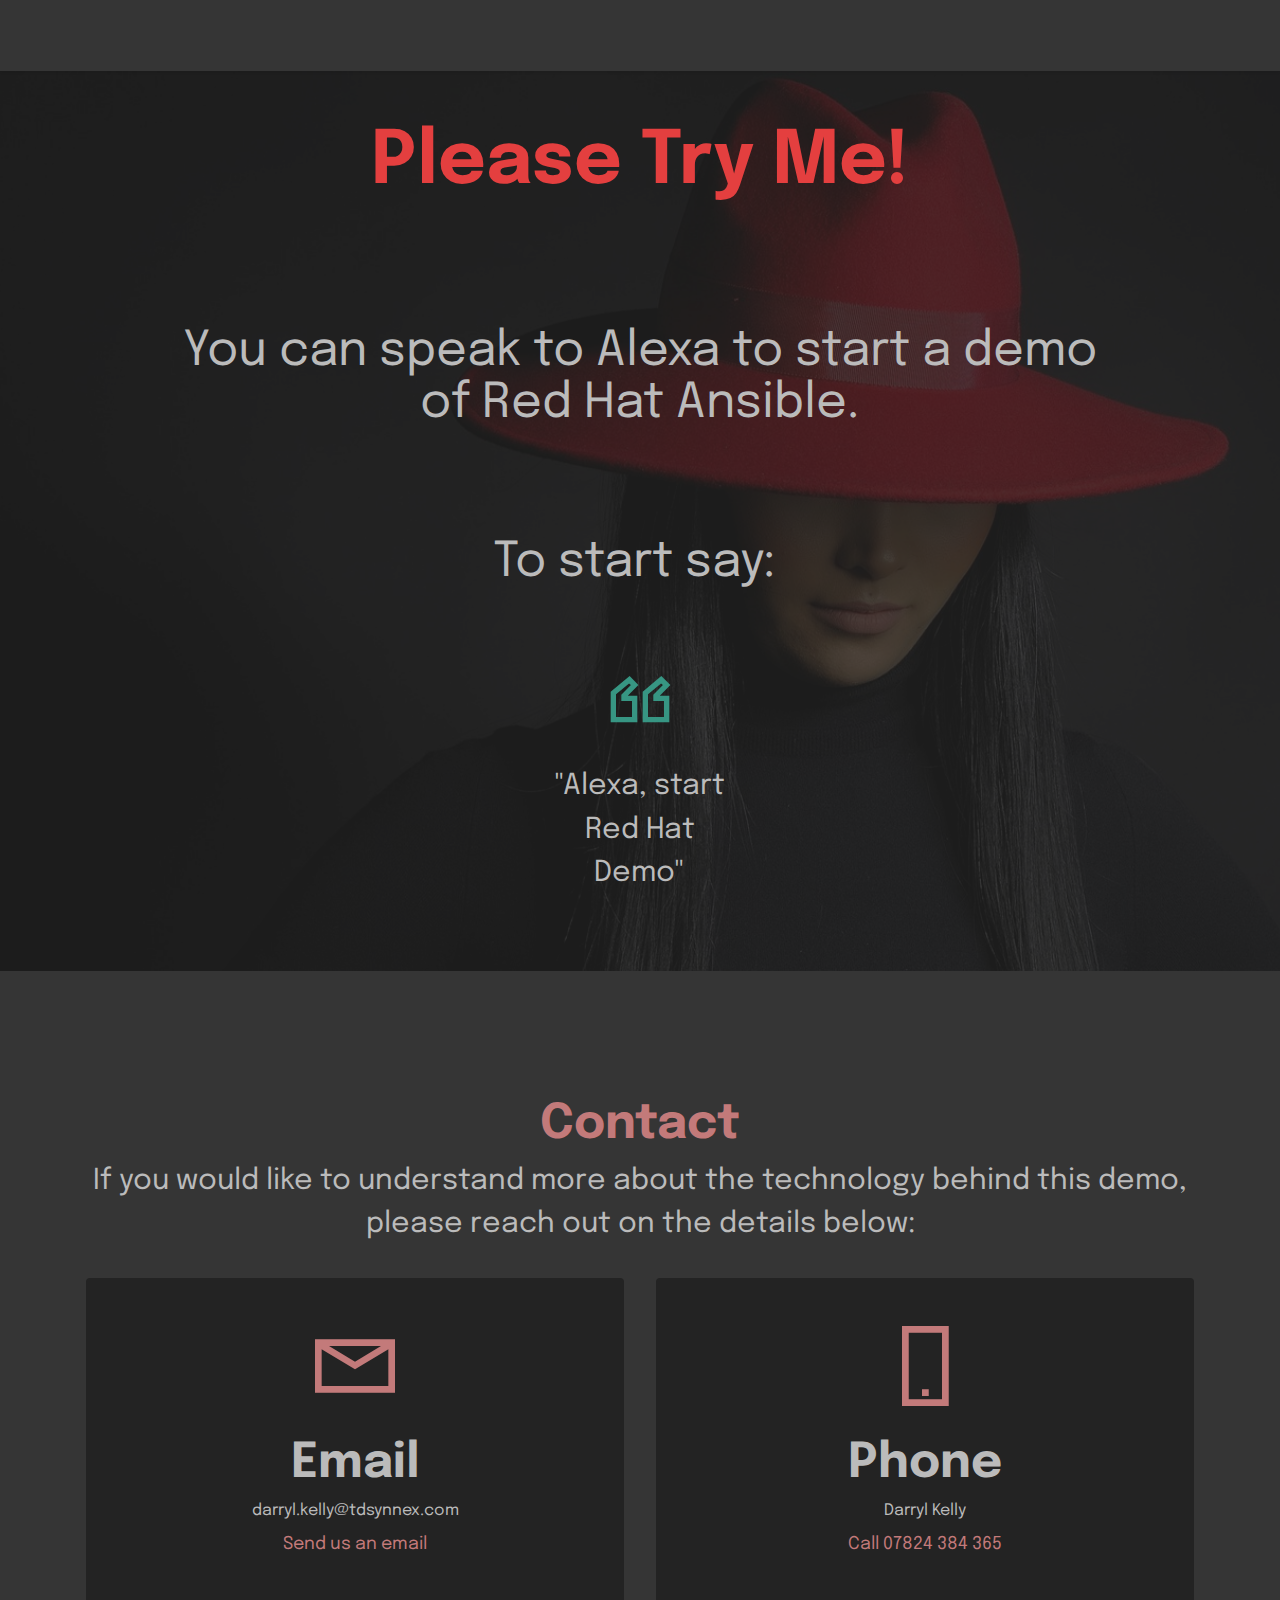
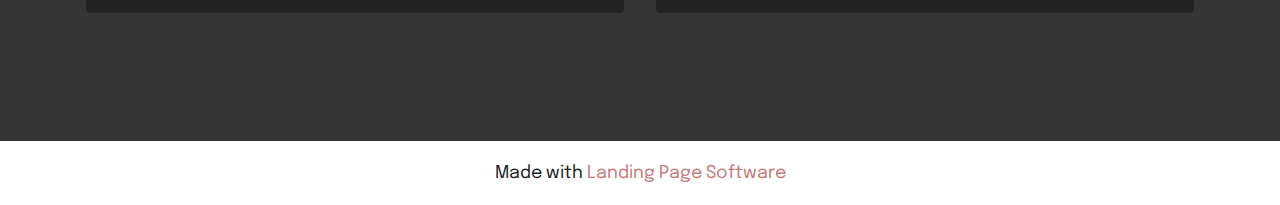
<file: alexa_demo_web/index.html>
<!DOCTYPE html>
<html  >
<head>
  <!-- Site made with Mobirise Website Builder v5.6.13, https://mobirise.com -->
  <meta charset="UTF-8">
  <meta http-equiv="X-UA-Compatible" content="IE=edge">
  <meta name="generator" content="Mobirise v5.6.13, mobirise.com">
  <meta name="twitter:card" content="summary_large_image"/>
  <meta name="twitter:image:src" content="">
  <meta property="og:image" content="">
  <meta name="twitter:title" content="Home">
  <meta name="viewport" content="width=device-width, initial-scale=1, minimum-scale=1">
  <link rel="shortcut icon" href="assets/images/logo.png" type="image/x-icon">
  <meta name="description" content="">
  
  
  <title>Home</title>
  <link rel="stylesheet" href="assets/web/assets/mobirise-icons2/mobirise2.css">
  <link rel="stylesheet" href="assets/bootstrap/css/bootstrap.min.css">
  <link rel="stylesheet" href="assets/bootstrap/css/bootstrap-grid.min.css">
  <link rel="stylesheet" href="assets/bootstrap/css/bootstrap-reboot.min.css">
  <link rel="stylesheet" href="assets/dropdown/css/style.css">
  <link rel="stylesheet" href="assets/socicon/css/styles.css">
  <link rel="stylesheet" href="assets/theme/css/style.css">
  <link rel="preload" href="https://fonts.googleapis.com/css?family=Epilogue:100,200,300,400,500,600,700,800,900,100i,200i,300i,400i,500i,600i,700i,800i,900i&display=swap" as="style" onload="this.onload=null;this.rel='stylesheet'">
  <noscript><link rel="stylesheet" href="https://fonts.googleapis.com/css?family=Epilogue:100,200,300,400,500,600,700,800,900,100i,200i,300i,400i,500i,600i,700i,800i,900i&display=swap"></noscript>
  <link rel="preload" as="style" href="assets/mobirise/css/mbr-additional.css"><link rel="stylesheet" href="assets/mobirise/css/mbr-additional.css" type="text/css">
  
  
  
  
</head>
<body>
  
  <section data-bs-version="5.1" class="menu menu1 cid-sFGzlAXw3z" once="menu" id="menu1-2">
    

    <nav class="navbar navbar-dropdown navbar-expand-lg">
        <div class="container">
            <div class="navbar-brand">
                
                
            </div>
            
            
        </div>
    </nav>
</section>

<section data-bs-version="5.1" class="header19 cid-sFGzrhlvIh mbr-fullscreen" id="header19-3">

    

    <div class="mbr-overlay" style="opacity: 0.8; background-color: rgb(35, 35, 35);">
    </div>

    <div class="container">
        <div class="media-container">
            <div class="col-md-12 col-lg-10 m-auto align-center">
                <h1 class="mbr-section-title mbr-white mbr-fonts-style mb-3 display-1"><strong>Please Try Me!</strong></h1>
                <p class="mbr-text mbr-white mbr-fonts-style display-2">
                    <br><br>You can speak to Alexa to start a demo of Red Hat Ansible.<br><br><br>To start say:&nbsp;</p>
                

                <div class="row pt-5 justify-content-center">
                    <div class="col-12 col-md-6 col-lg-3">
                        <div class="card-wrapper">
                            <div class="card-box align-center">
                                <span class="mbr-iconfont mobi-mbri-quote-left mobi-mbri" style="color: rgb(55, 150, 131); fill: rgb(55, 150, 131);"></span>
                                <h4 class="card-title align-center mbr-black mbr-fonts-style display-5">"Alexa, start Red Hat Demo"</h4>
                            </div>
                        </div>
                    </div>
                    
                    
                    
                </div>
            </div>
        </div>
    </div>
</section>

<section data-bs-version="5.1" class="contacts1 cid-sFGJrLtt3K" id="contacts1-c">

    

    
    <div class="container">
        <div class="mbr-section-head">
            <h3 class="mbr-section-title mbr-fonts-style align-center mb-0 display-2">
                <strong>Contact</strong></h3>
            <h4 class="mbr-section-subtitle mbr-fonts-style align-center mb-0 mt-2 display-5">If you would like to understand more about the technology behind this demo, please reach out on the details below:</h4>
        </div>
        <div class="row justify-content-center mt-4">
            <div class="card col-12 col-lg-6">
                <div class="card-wrapper">
                    <div class="card-box align-center">
                        <div class="image-wrapper">
                            <span class="mbr-iconfont mobi-mbri-letter mobi-mbri"></span>
                        </div>
                        <h4 class="card-title mbr-fonts-style mb-2 display-2">
                            <strong>Email</strong>
                        </h4>
                        <p class="mbr-text mbr-fonts-style mb-2 display-4">darryl.kelly@tdsynnex.com</p>
                        <h5 class="link mbr-fonts-style display-7"><a href="mailto:darryl.kelly@tdsynex.com" class="text-primary">Send us an
                                email</a>
                        </h5>
                    </div>
                </div>
            </div>
            <div class="card col-12 col-lg-6">
                <div class="card-wrapper">
                    <div class="card-box align-center">
                        <div class="image-wrapper">
                            <span class="mbr-iconfont mobi-mbri-mobile-2 mobi-mbri"></span>
                        </div>
                        <h4 class="card-title mbr-fonts-style align-center mb-2 display-2">
                            <strong>Phone</strong>
                        </h4>
                        <p class="mbr-text mbr-fonts-style mb-2 display-4">Darryl Kelly</p>
                        <h5 class="link mbr-black mbr-fonts-style display-7">
                            <a href="tel:07824384365" class="text-primary">Call 07824 384 365</a></h5>
                    </div>
                </div>
            </div>
        </div>
    </div>
</section><section class="display-7" style="padding: 0;align-items: center;justify-content: center;flex-wrap: wrap;    align-content: center;display: flex;position: relative;height: 4rem;"><a href="https://mobiri.se/1590666" style="flex: 1 1;height: 4rem;position: absolute;width: 100%;z-index: 1;"><img alt="" style="height: 4rem;" src="[data-uri]"></a><p style="margin: 0;text-align: center;" class="display-7">Made with &#8204;</p><a style="z-index:1" href="https://mobirise.com/builder/landing-page-software.html">Landing Page Software</a></section><script src="assets/bootstrap/js/bootstrap.bundle.min.js"></script>  <script src="assets/smoothscroll/smooth-scroll.js"></script>  <script src="assets/ytplayer/index.js"></script>  <script src="assets/dropdown/js/navbar-dropdown.js"></script>  <script src="assets/vimeoplayer/player.js"></script>  <script src="assets/theme/js/script.js"></script>  
  
  
</body>
</html>
</file>
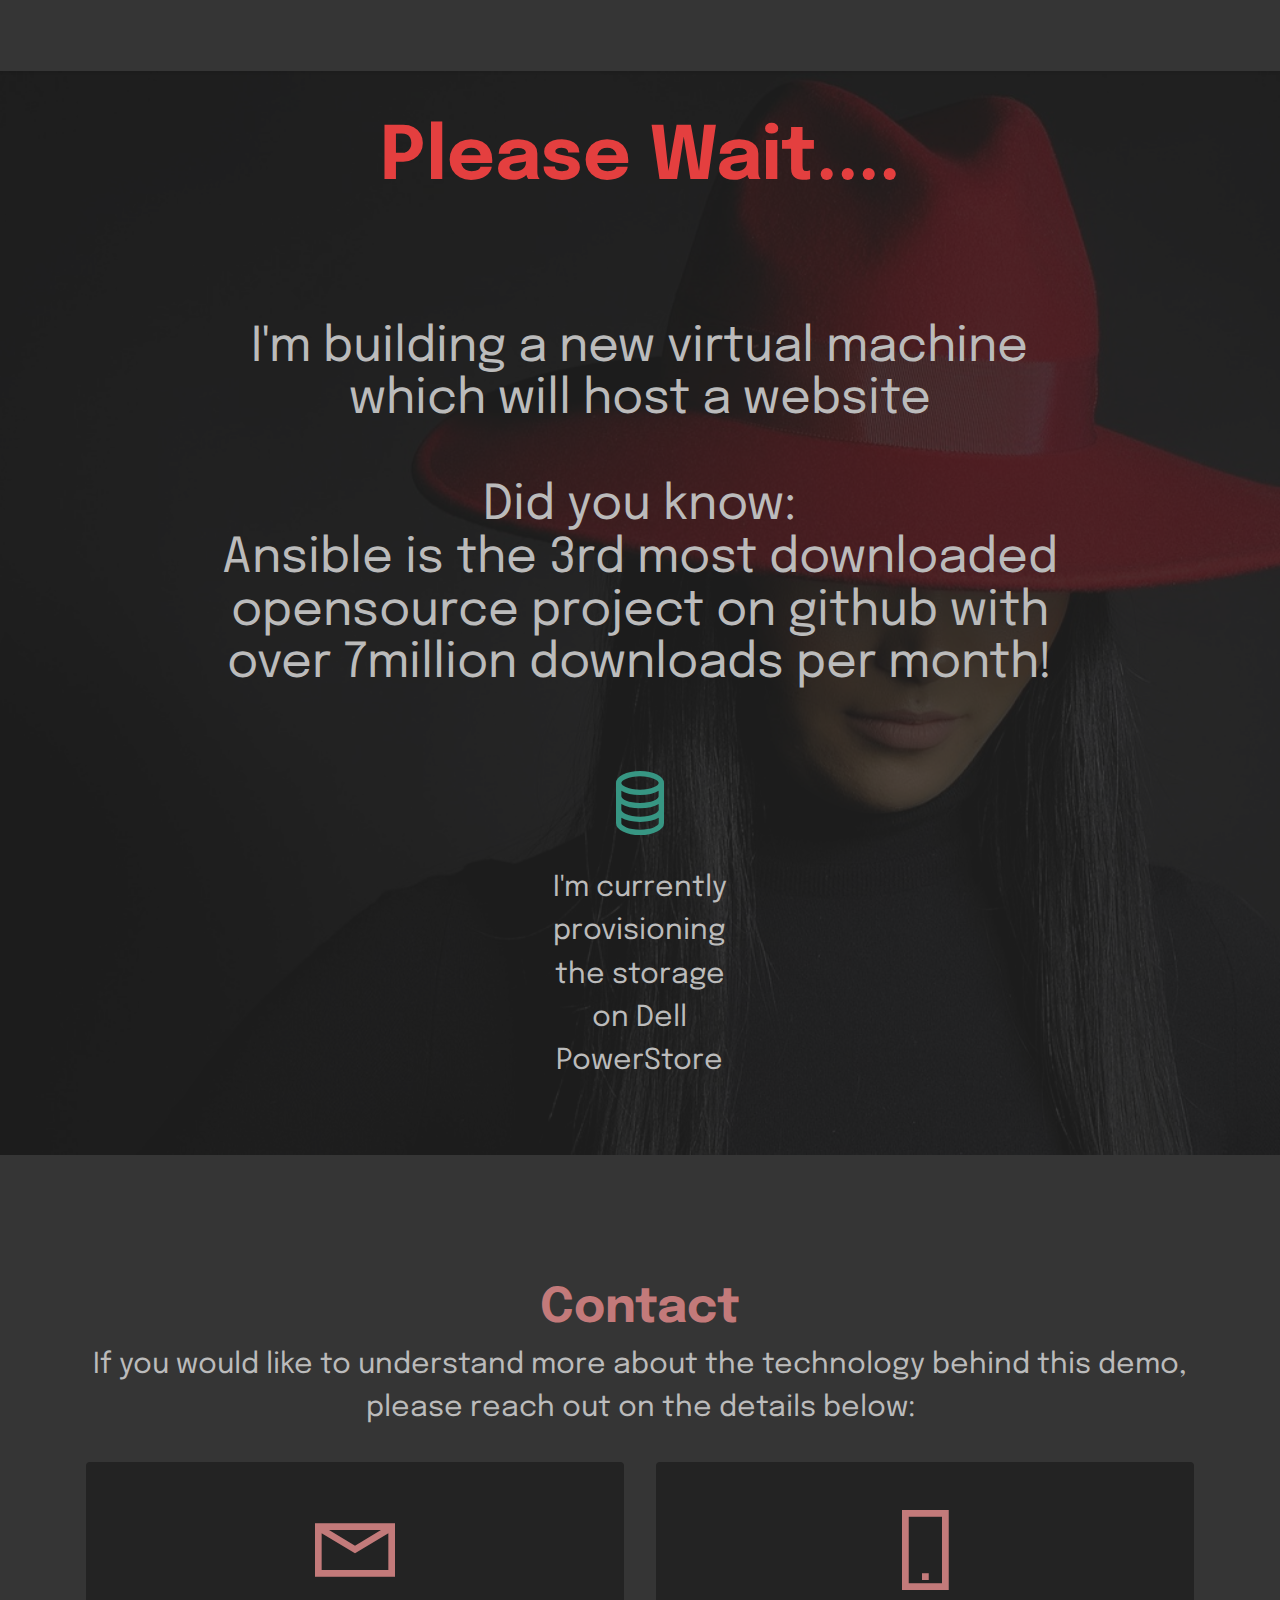
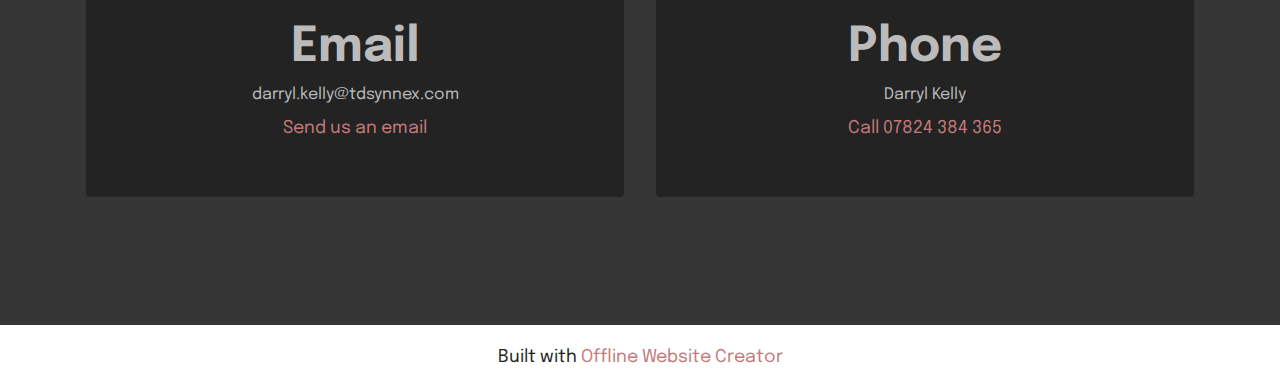
<file: alexa_demo_web/dell.html>
<!DOCTYPE html>
<html  >
<head>
  <!-- Site made with Mobirise Website Builder v5.6.13, https://mobirise.com -->
  <meta charset="UTF-8">
  <meta http-equiv="X-UA-Compatible" content="IE=edge">
  <meta name="generator" content="Mobirise v5.6.13, mobirise.com">
  <meta name="twitter:card" content="summary_large_image"/>
  <meta name="twitter:image:src" content="">
  <meta property="og:image" content="">
  <meta name="twitter:title" content="dell-storage">
  <meta name="viewport" content="width=device-width, initial-scale=1, minimum-scale=1">
  <link rel="shortcut icon" href="assets/images/logo.png" type="image/x-icon">
  <meta name="description" content="">
  
  
  <title>dell-storage</title>
  <link rel="stylesheet" href="assets/web/assets/mobirise-icons2/mobirise2.css">
  <link rel="stylesheet" href="assets/bootstrap/css/bootstrap.min.css">
  <link rel="stylesheet" href="assets/bootstrap/css/bootstrap-grid.min.css">
  <link rel="stylesheet" href="assets/bootstrap/css/bootstrap-reboot.min.css">
  <link rel="stylesheet" href="assets/dropdown/css/style.css">
  <link rel="stylesheet" href="assets/socicon/css/styles.css">
  <link rel="stylesheet" href="assets/theme/css/style.css">
  <link rel="preload" href="https://fonts.googleapis.com/css?family=Epilogue:100,200,300,400,500,600,700,800,900,100i,200i,300i,400i,500i,600i,700i,800i,900i&display=swap" as="style" onload="this.onload=null;this.rel='stylesheet'">
  <noscript><link rel="stylesheet" href="https://fonts.googleapis.com/css?family=Epilogue:100,200,300,400,500,600,700,800,900,100i,200i,300i,400i,500i,600i,700i,800i,900i&display=swap"></noscript>
  <link rel="preload" as="style" href="assets/mobirise/css/mbr-additional.css"><link rel="stylesheet" href="assets/mobirise/css/mbr-additional.css" type="text/css">
  
  
  
  
</head>
<body>
  
  <section data-bs-version="5.1" class="menu menu1 cid-tAzzuZMHSj" once="menu" id="menu1-4">
    

    <nav class="navbar navbar-dropdown navbar-expand-lg">
        <div class="container">
            <div class="navbar-brand">
                
                
            </div>
            
            
        </div>
    </nav>
</section>

<section data-bs-version="5.1" class="header19 cid-tAzzv07tik mbr-fullscreen" id="header19-5">

    

    <div class="mbr-overlay" style="opacity: 0.8; background-color: rgb(35, 35, 35);">
    </div>

    <div class="container">
        <div class="media-container">
            <div class="col-md-12 col-lg-10 m-auto align-center">
                <h1 class="mbr-section-title mbr-white mbr-fonts-style mb-3 display-1"><strong>Please Wait....</strong></h1>
                <p class="mbr-text mbr-white mbr-fonts-style display-2">
                    <br><br>I'm building a new virtual machine which will host a website<br><br>Did you know:<br>Ansible is the 3rd most downloaded opensource project on github with over 7million downloads per month!</p>
                

                <div class="row pt-5 justify-content-center">
                    <div class="col-12 col-md-6 col-lg-3">
                        <div class="card-wrapper">
                            <div class="card-box align-center">
                                <span class="mbr-iconfont mobi-mbri-database mobi-mbri" style="color: rgb(55, 150, 131); fill: rgb(55, 150, 131);"></span>
                                <h4 class="card-title align-center mbr-black mbr-fonts-style display-5">I'm currently provisioning the storage on Dell PowerStore</h4>
                            </div>
                        </div>
                    </div>
                    
                    
                    
                </div>
            </div>
        </div>
    </div>
</section>

<section data-bs-version="5.1" class="contacts1 cid-tAzzv0oQSr" id="contacts1-6">

    

    
    <div class="container">
        <div class="mbr-section-head">
            <h3 class="mbr-section-title mbr-fonts-style align-center mb-0 display-2">
                <strong>Contact</strong></h3>
            <h4 class="mbr-section-subtitle mbr-fonts-style align-center mb-0 mt-2 display-5">If you would like to understand more about the technology behind this demo, please reach out on the details below:</h4>
        </div>
        <div class="row justify-content-center mt-4">
            <div class="card col-12 col-lg-6">
                <div class="card-wrapper">
                    <div class="card-box align-center">
                        <div class="image-wrapper">
                            <span class="mbr-iconfont mobi-mbri-letter mobi-mbri"></span>
                        </div>
                        <h4 class="card-title mbr-fonts-style mb-2 display-2">
                            <strong>Email</strong>
                        </h4>
                        <p class="mbr-text mbr-fonts-style mb-2 display-4">darryl.kelly@tdsynnex.com</p>
                        <h5 class="link mbr-fonts-style display-7"><a href="mailto:darryl.kelly@tdsynex.com" class="text-primary">Send us an
                                email</a>
                        </h5>
                    </div>
                </div>
            </div>
            <div class="card col-12 col-lg-6">
                <div class="card-wrapper">
                    <div class="card-box align-center">
                        <div class="image-wrapper">
                            <span class="mbr-iconfont mobi-mbri-mobile-2 mobi-mbri"></span>
                        </div>
                        <h4 class="card-title mbr-fonts-style align-center mb-2 display-2">
                            <strong>Phone</strong>
                        </h4>
                        <p class="mbr-text mbr-fonts-style mb-2 display-4">Darryl Kelly</p>
                        <h5 class="link mbr-black mbr-fonts-style display-7">
                            <a href="tel:07824384365" class="text-primary">Call 07824 384 365</a></h5>
                    </div>
                </div>
            </div>
        </div>
    </div>
</section><section class="display-7" style="padding: 0;align-items: center;justify-content: center;flex-wrap: wrap;    align-content: center;display: flex;position: relative;height: 4rem;"><a href="https://mobiri.se/1590666" style="flex: 1 1;height: 4rem;position: absolute;width: 100%;z-index: 1;"><img alt="" style="height: 4rem;" src="[data-uri]"></a><p style="margin: 0;text-align: center;" class="display-7">Built with &#8204;</p><a style="z-index:1" href="https://mobirise.com/offline-website-builder.html">Offline Website Creator</a></section><script src="assets/bootstrap/js/bootstrap.bundle.min.js"></script>  <script src="assets/smoothscroll/smooth-scroll.js"></script>  <script src="assets/ytplayer/index.js"></script>  <script src="assets/dropdown/js/navbar-dropdown.js"></script>  <script src="assets/vimeoplayer/player.js"></script>  <script src="assets/theme/js/script.js"></script>  
  
  
</body>
</html>
</file>
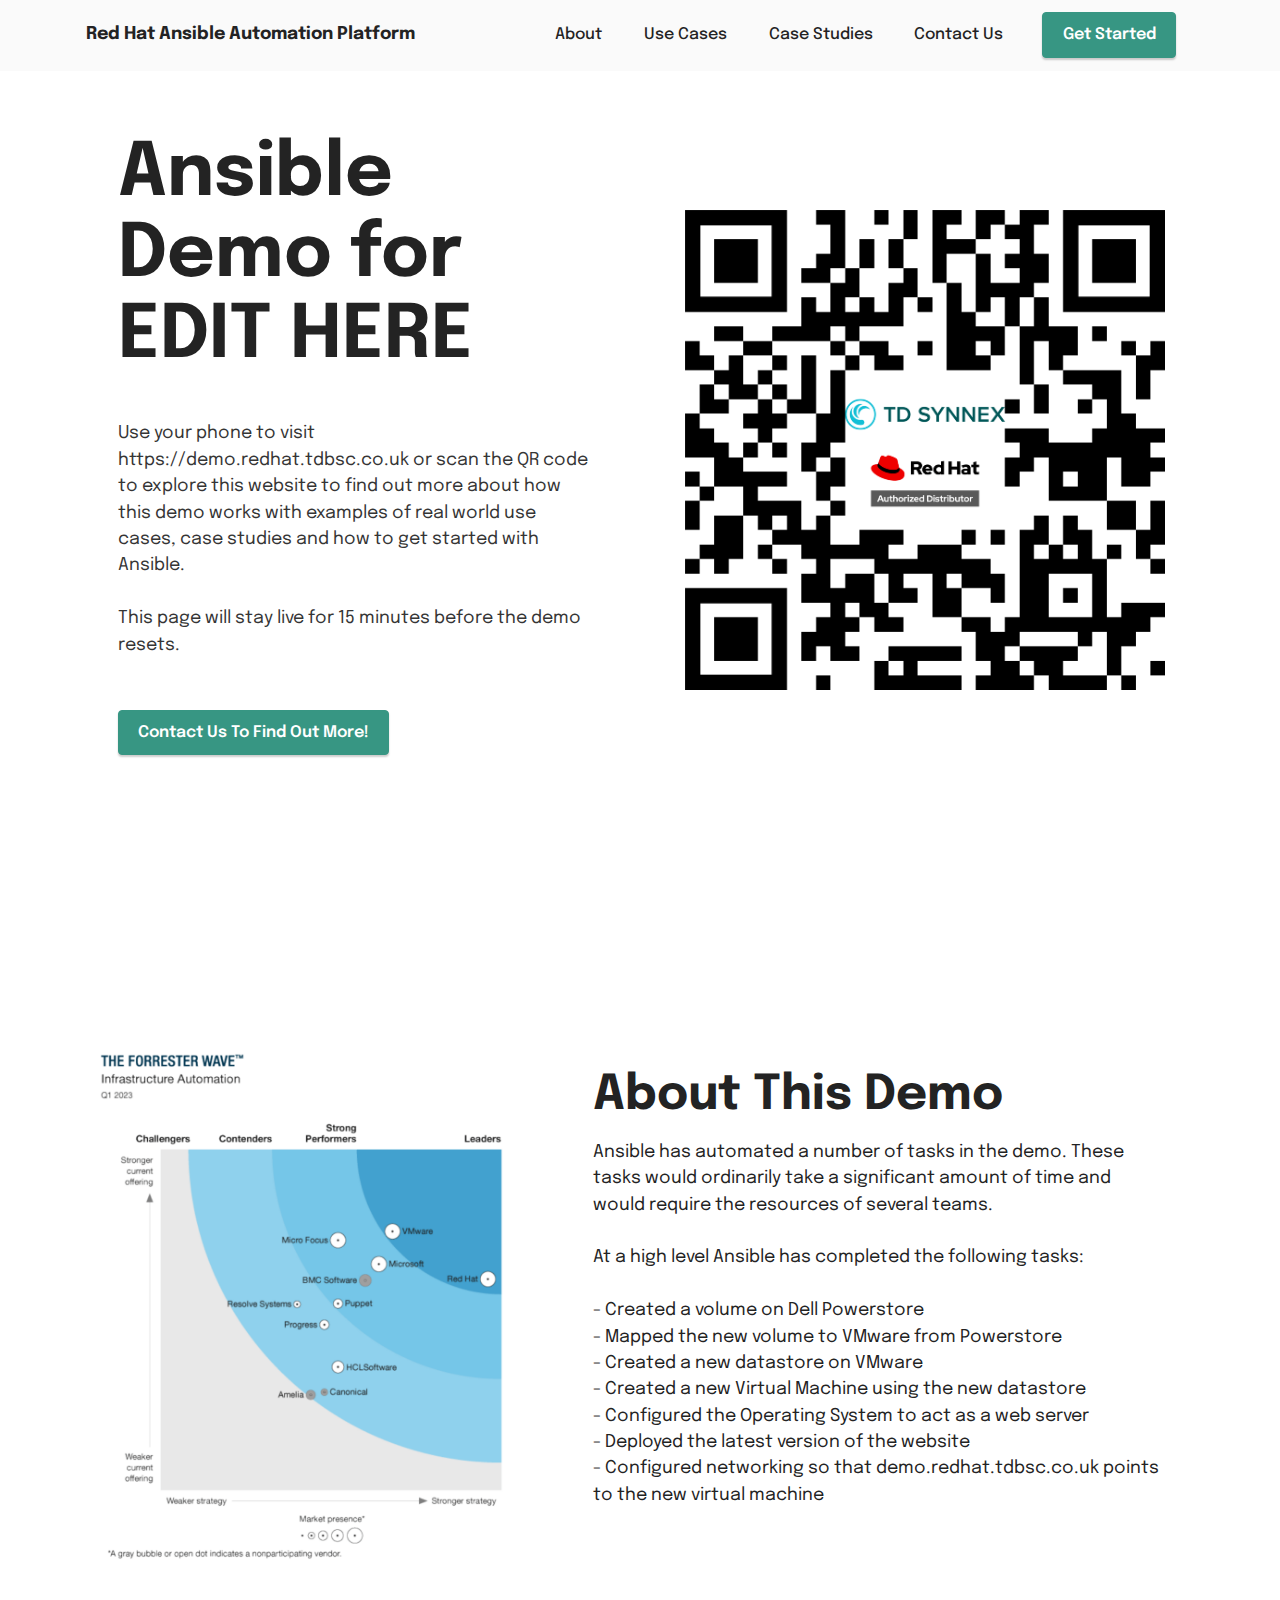
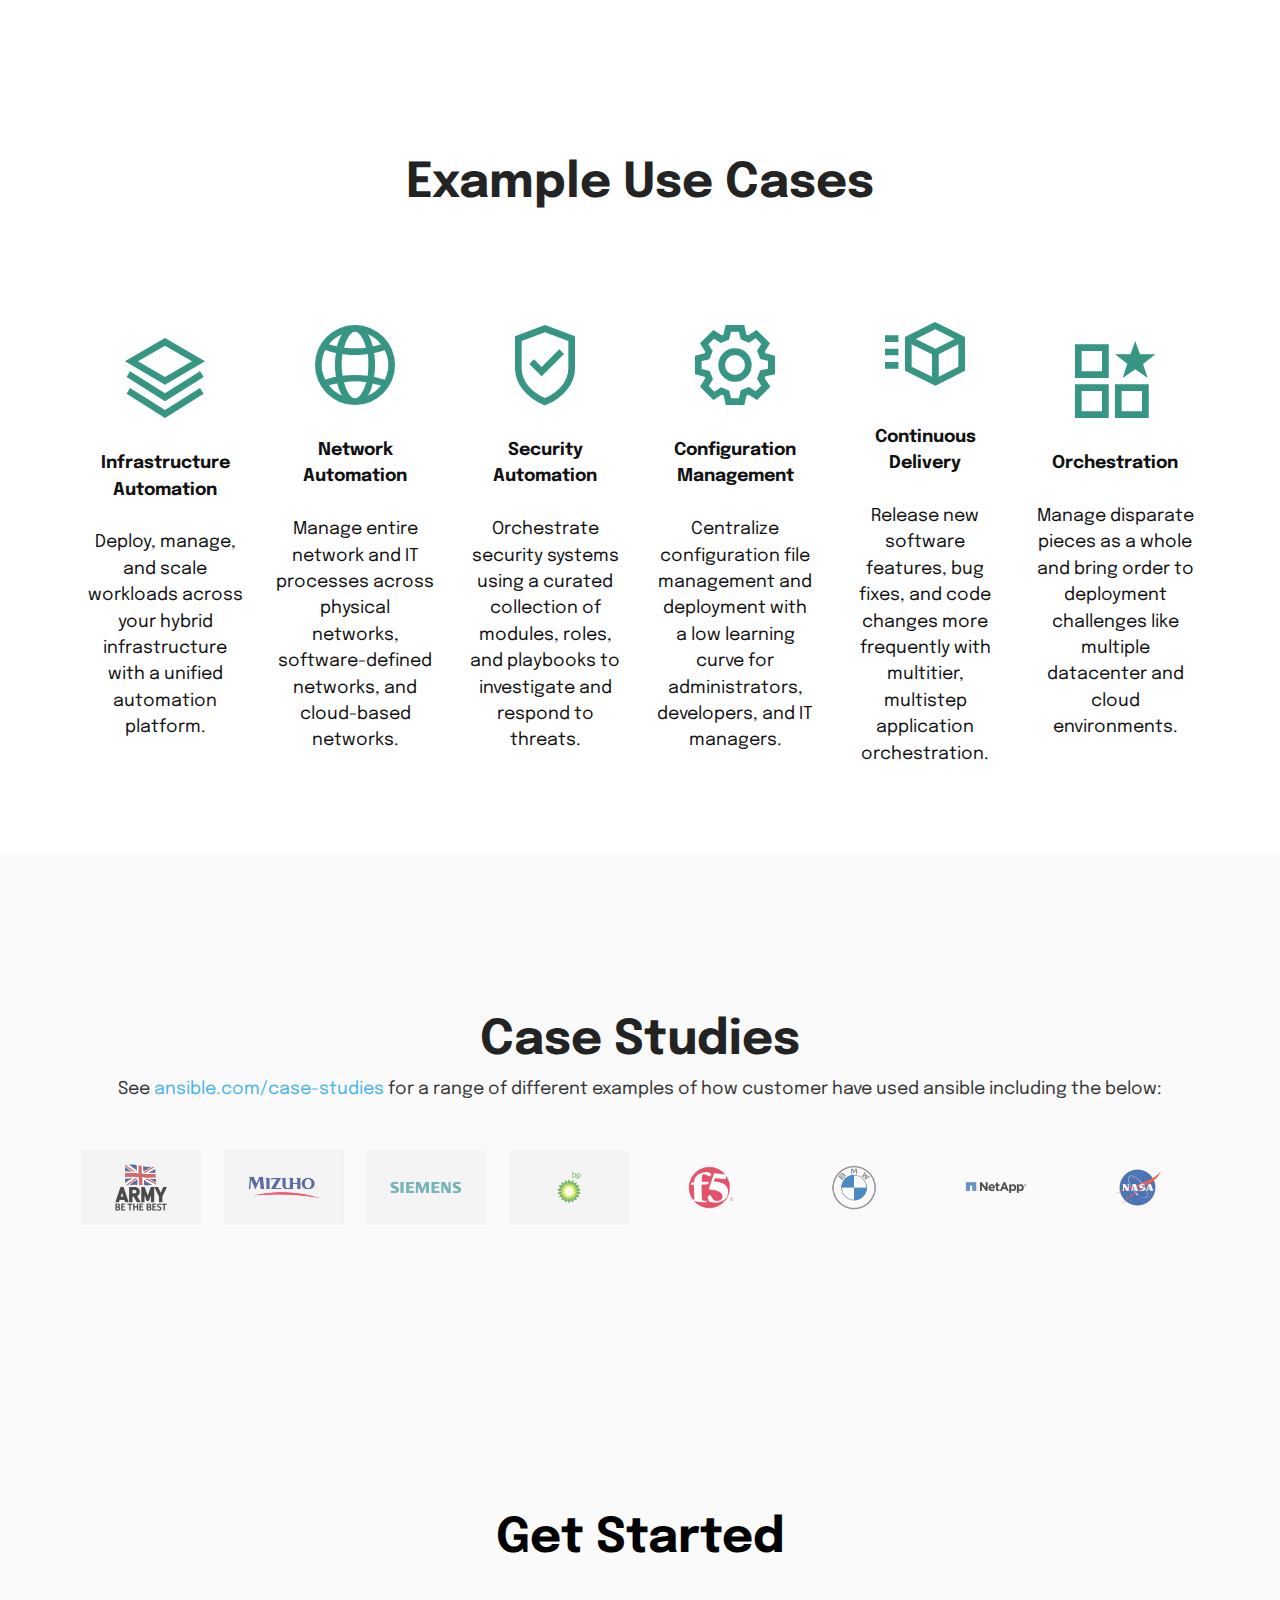
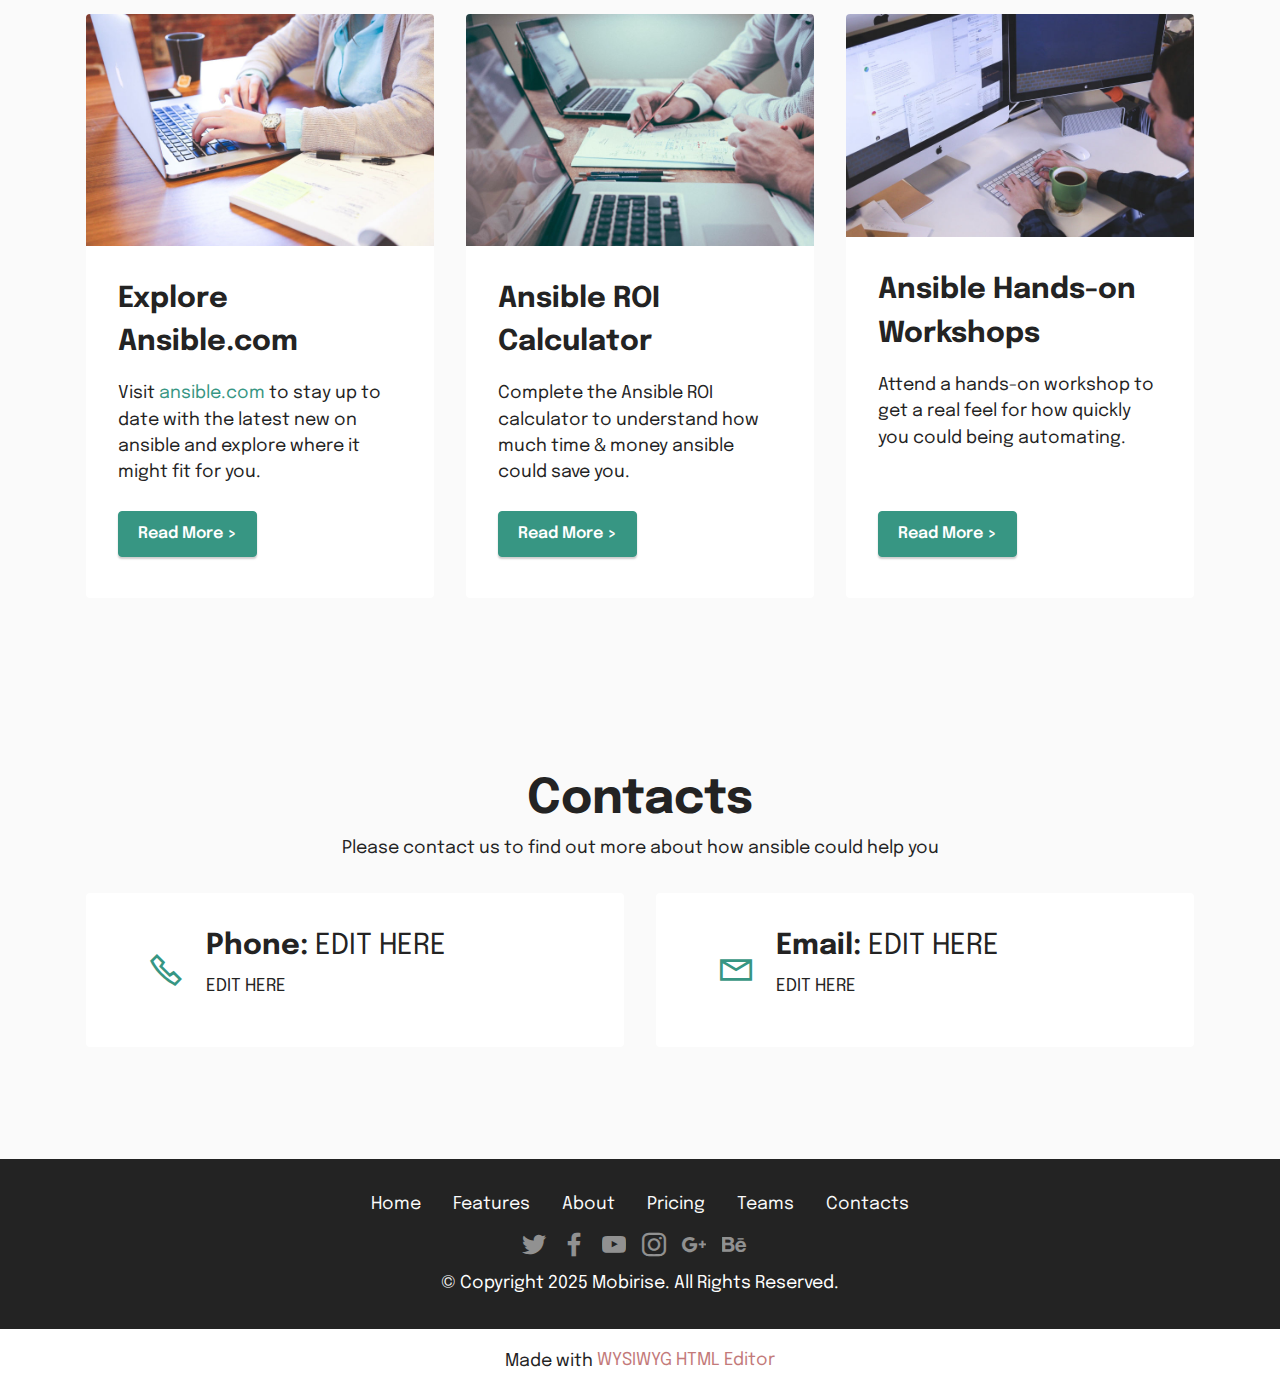
<file: alexa_demo_web/page2.html>
<!DOCTYPE html>
<html  >
<head>
  <!-- Site made with Mobirise Website Builder v5.6.13, https://mobirise.com -->
  <meta charset="UTF-8">
  <meta http-equiv="X-UA-Compatible" content="IE=edge">
  <meta name="generator" content="Mobirise v5.6.13, mobirise.com">
  <meta name="twitter:card" content="summary_large_image"/>
  <meta name="twitter:image:src" content="">
  <meta property="og:image" content="">
  <meta name="twitter:title" content="Ansible-Created">
  <meta name="viewport" content="width=device-width, initial-scale=1, minimum-scale=1">
  <link rel="shortcut icon" href="assets/images/logo.png" type="image/x-icon">
  <meta name="description" content="">
  
  
  <title>Ansible-Created</title>
  <link rel="stylesheet" href="assets/web/assets/mobirise-icons2/mobirise2.css">
  <link rel="stylesheet" href="assets/bootstrap/css/bootstrap.min.css">
  <link rel="stylesheet" href="assets/bootstrap/css/bootstrap-grid.min.css">
  <link rel="stylesheet" href="assets/bootstrap/css/bootstrap-reboot.min.css">
  <link rel="stylesheet" href="assets/dropdown/css/style.css">
  <link rel="stylesheet" href="assets/socicon/css/styles.css">
  <link rel="stylesheet" href="assets/theme/css/style.css">
  <link rel="preload" href="https://fonts.googleapis.com/css?family=Epilogue:100,200,300,400,500,600,700,800,900,100i,200i,300i,400i,500i,600i,700i,800i,900i&display=swap" as="style" onload="this.onload=null;this.rel='stylesheet'">
  <noscript><link rel="stylesheet" href="https://fonts.googleapis.com/css?family=Epilogue:100,200,300,400,500,600,700,800,900,100i,200i,300i,400i,500i,600i,700i,800i,900i&display=swap"></noscript>
  <link rel="preload" as="style" href="assets/mobirise/css/mbr-additional.css"><link rel="stylesheet" href="assets/mobirise/css/mbr-additional.css" type="text/css">
  
  
  
  
</head>
<body>
  
  <section data-bs-version="5.1" class="menu menu2 cid-sFCw1qGFAI" once="menu" id="menu2-23">
    
    <nav class="navbar navbar-dropdown navbar-expand-lg">
        <div class="container">
            <div class="navbar-brand">
                
                <span class="navbar-caption-wrap"><a class="navbar-caption text-black display-7" href="https://mobiri.se">Red Hat Ansible Automation Platform</a></span>
            </div>
            <button class="navbar-toggler" type="button" data-toggle="collapse" data-bs-toggle="collapse" data-target="#navbarSupportedContent" data-bs-target="#navbarSupportedContent" aria-controls="navbarNavAltMarkup" aria-expanded="false" aria-label="Toggle navigation">
                <div class="hamburger">
                    <span></span>
                    <span></span>
                    <span></span>
                    <span></span>
                </div>
            </button>
            <div class="collapse navbar-collapse" id="navbarSupportedContent">
                <ul class="navbar-nav nav-dropdown" data-app-modern-menu="true"><li class="nav-item"><a class="nav-link link text-black text-primary display-4" href="page2.html#header14-1j">About</a></li>
                    <li class="nav-item"><a class="nav-link link text-black text-primary display-4" href="page2.html#features14-3">Use Cases</a>
                    </li><li class="nav-item"><a class="nav-link link text-black text-primary display-4" href="page2.html#clients1-1u">Case Studies</a></li><li class="nav-item"><a class="nav-link link text-black text-primary display-4" href="page2.html#contacts2-1r">Contact Us</a></li></ul>
                
                <div class="navbar-buttons mbr-section-btn"><a class="btn btn-secondary display-4" href="page2.html#features3-1p">
                        Get Started</a></div>
            </div>
        </div>
    </nav>
</section>

<section data-bs-version="5.1" class="header14 cid-sFzxmVl7J6 mbr-fullscreen" id="header14-1f">

    

    

    <div class="container">
        <div class="row justify-content-center align-items-center">
            <div class="col-12 col-md-6 image-wrapper">
                <img src="assets/images/qrcode-td-auth-dist-1147x1147.png" alt="Mobirise Website Builder">
            </div>
            <div class="col-12 col-md">
                <div class="text-wrapper">
                    <h1 class="mbr-section-title mbr-fonts-style mb-3 display-1"><strong>Ansible Demo for EDIT HERE</strong></h1>
                    <p class="mbr-text mbr-fonts-style display-7">
                        <br>Use your phone to visit https://demo.redhat.tdbsc.co.uk or scan the QR code to explore this website to find out more about how this demo works with examples of real world use cases, case studies and how to get started with Ansible.&nbsp;<br><br>This page will stay live for 15 minutes before the demo resets.<br><br></p>
                    <div class="mbr-section-btn mt-3"><a class="btn btn-secondary display-4" href="page2.html#contacts2-1r">Contact Us To Find Out More!</a></div>
                </div>
            </div>
        </div>
    </div>
</section>

<section data-bs-version="5.1" class="header14 cid-sFzz5E692j" id="header14-1j">

    

    

    <div class="container">
        <div class="row justify-content-center align-items-center">
            <div class="col-12 col-md-5 image-wrapper">
                <img src="assets/images/ansible-fw-958x1164.png" alt="Mobirise Website Builder">
            </div>
            <div class="col-12 col-md">
                <div class="text-wrapper">
                    <h1 class="mbr-section-title mbr-fonts-style mb-3 display-2">
                        <strong>About This Demo</strong></h1>
                    <p class="mbr-text mbr-fonts-style display-7">
                        Ansible has automated a number of tasks in the demo. These tasks would ordinarily take a significant amount of time and would require the resources of several teams.<br><br>At a high level Ansible has completed the following tasks:<br><br>- Created a volume on Dell Powerstore<br>- Mapped the new volume to VMware from Powerstore<br>- Created a new datastore on VMware<br>- Created a new Virtual Machine using the new datastore<br>- Configured the Operating System to act as a web server<br>- Deployed the latest version of the website<br>- Configured networking so that demo.redhat.tdbsc.co.uk points to the new virtual machine<br></p>
                    
                </div>
            </div>
        </div>
    </div>
</section>

<section data-bs-version="5.1" class="features13 cid-tA4HN9h8hD" id="features14-3">
    

    
    
    <div class="container">
        <div class="row">
            <div class="col-12">
                <h3 class="mbr-section-title align-center mb-4 mbr-fonts-style display-2"><strong>Example Use Cases</strong><br><strong><br></strong></h3>
            </div>
            <div class="card col-12 col-md-4 col-lg-2 p-3">
                <div class="card-wrapper">
                    <div class="card-box align-center">
                        <a href="https://www.ansible.com/use-cases/infrastructure"><span class="mbr-iconfont mobi-mbri-layers mobi-mbri" style="color: rgb(55, 150, 131); fill: rgb(55, 150, 131);"></span></a>
                        <h4 class="card-title align-center mbr-black mbr-fonts-style display-7">
                            <strong>Infrastructure Automation</strong><br><br>Deploy, manage, and scale workloads across your hybrid infrastructure with a unified automation platform.</h4>
                    </div>
                </div>
            </div>
            <div class="card p-3 col-12 col-md-4 col-lg-2">
                <div class="card-wrapper">
                    <div class="card-box align-center">
                        <a href="https://www.ansible.com/use-cases/network-automation"><span class="mbr-iconfont mobi-mbri-globe-2 mobi-mbri" style="color: rgb(55, 150, 131); fill: rgb(55, 150, 131);"></span></a>
                        <h4 class="card-title align-center mbr-black mbr-fonts-style display-7">
                            <strong>Network Automation</strong><br><br>Manage entire network and IT processes across physical networks, software-defined networks, and cloud-based networks.</h4>
                    </div>
                </div>
            </div>
            <div class="card p-3 col-12 col-md-4 col-lg-2">
                <div class="card-wrapper">
                    <div class="card-box align-center">
                        <a href="https://www.ansible.com/use-cases/security-automation"><span class="mbr-iconfont mobi-mbri-protect mobi-mbri" style="color: rgb(55, 150, 131); fill: rgb(55, 150, 131);"></span></a>
                        <h4 class="card-title align-center mbr-black mbr-fonts-style display-7">
                            <strong>Security Automation</strong><br><br>Orchestrate security systems using a curated collection of modules, roles, and playbooks to investigate and respond to threats.</h4>
                    </div>
                </div>
            </div>
            <div class="card p-3 col-12 col-md-4 col-lg-2">
                <div class="card-wrapper">
                    <div class="card-box align-center">
                        <a href="https://www.ansible.com/use-cases/configuration-management"><span class="mbr-iconfont mobi-mbri-setting mobi-mbri" style="color: rgb(55, 150, 131); fill: rgb(55, 150, 131);"></span></a>
                        <h4 class="card-title align-center mbr-black mbr-fonts-style display-7">
                            <strong>Configuration Management</strong><br><br>Centralize configuration file management and deployment with a low learning curve for administrators, developers, and IT managers.</h4>
                    </div>
                </div>
            </div>
            <div class="card p-3 col-12 col-md-4 col-lg-2">
                <div class="card-wrapper">
                    <div class="card-box align-center">
                        <a href="https://www.ansible.com/use-cases/continuous-delivery"><span class="mbr-iconfont mobi-mbri-delivery mobi-mbri" style="color: rgb(55, 150, 131); fill: rgb(55, 150, 131);"></span></a>
                        <h4 class="card-title align-center mbr-black mbr-fonts-style display-7">
                            <strong>Continuous Delivery</strong><br><br>Release new software features, bug fixes, and code changes more frequently with multitier, multistep application orchestration.</h4>
                    </div>
                </div>
            </div>
            <div class="card p-3 col-12 col-md-4 col-lg-2">
                <div class="card-wrapper">
                    <div class="card-box align-center">
                        <a href="https://www.ansible.com/use-cases/orchestration"><span class="mbr-iconfont mobi-mbri-features mobi-mbri" style="color: rgb(55, 150, 131); fill: rgb(55, 150, 131);"></span></a>
                        <h4 class="card-title align-center mbr-black mbr-fonts-style display-7">
                            <strong>Orchestration</strong><br><br>Manage disparate pieces as a whole and bring order to deployment challenges like multiple datacenter and cloud environments.</h4>
                    </div>
                </div>
            </div>
        </div>
    </div>
</section>

<section data-bs-version="5.1" class="clients1 cid-sFAw7z51L3" id="clients1-1u">
    
    <div class="images-container container">
        <div class="mbr-section-head">
            <h3 class="mbr-section-title mbr-fonts-style align-center mb-0 display-2">
                <strong>Case Studies</strong></h3>
            <h4 class="mbr-section-subtitle mbr-fonts-style align-center mb-0 mt-2 display-7">See <a href="https://www.ansible.com/resources/case-studies" class="text-info">ansible.com/case-studies</a> for a range of different examples of how customer have used ansible including the below:</h4>
            
        </div>
        <div class="row justify-content-center mt-4">
            <div class="col-md-3 card">
                <a href="https://www.redhat.com/en/about/videos/british-army-speeds-service-delivery-red-hat?extIdCarryOver=true&sc_cid=701f2000001OH6uAAG"><img src="assets/images/british-army-case-study-video-240x149.png" alt="Mobirise Website Builder"></a>
            </div>
            <div class="col-md-3 card">
                <a href="https://www.redhat.com/en/about/press-releases/mizuho-information-research-institute-adopts-red-hat-ansible-automation-platform-speed-private-cloud-infrastructure-configuration"><img src="assets/images/mizuho-case-study-240x149.png" alt="Mobirise Website Builder"></a>
            </div>
            <div class="col-md-3 card">
                <a href="https://www.ansible.com/success-stories/siemens"><img src="assets/images/siemens-case-study-video-240x149.png" alt="Mobirise Website Builder"></a>
            </div>
            <div class="col-md-3 card">
                <a href="https://www.redhat.com/en/success-stories/bp"><img src="assets/images/bp-case-study-240x149.png" alt="Mobirise Website Builder"></a>
            </div>
            <div class="col-md-3 card">
                <a href="https://www.redhat.com/cms/managed-files/pa-F5-partner-case-study-f22493pr-202004-en_0.pdf"><img src="assets/images/success-story-thumb-f5.webp" alt="Mobirise Website Builder"></a>
            </div>
            <div class="col-md-3 card">
                <a href="https://www.redhat.com/en/success-stories/bmwgroup"><img src="assets/images/success-story-thumb-bmw.webp" alt="Mobirise Website Builder"></a>
            </div>
            <div class="col-md-3 card">
                <a href="https://www.ansible.com/hubfs/2018_Content/RH-netapp-case-study.pdf?hsLang=en-us"><img src="assets/images/success-story-thumb-netapp-240x150.png" alt="Mobirise Website Builder"></a>
            </div>
            <div class="col-md-3 card">
                <a href="https://www.ansible.com/hubfs/pdf/Ansible-Case-Study-NASA.pdf?hsLang=en-us"><img src="assets/images/success-story-thumb-nasa-240x150.png" alt="Mobirise Website Builder"></a>
            </div>
        </div>
    </div>
</section>

<section data-bs-version="5.1" class="features3 cid-sFzFvgBfc0" id="features3-1p">
    
    
    <div class="container">
        <div class="mbr-section-head">
            <h4 class="mbr-section-title mbr-fonts-style align-center mb-5 display-2">
                <strong>Get Started</strong></h4>
            
        </div>
        <div class="row mt-4">
            <div class="item features-image сol-12 col-md-6 col-lg-4">
                <div class="item-wrapper">
                    <div class="item-img">
                        <img src="assets/images/mbr-816x544.jpg" alt="Mobirise Website Builder">
                    </div>
                    <div class="item-content">
                        <h5 class="item-title mbr-fonts-style display-5"><strong>Explore Ansible.com</strong></h5>
                        
                        <p class="mbr-text mbr-fonts-style mt-3 display-7">Visit <a href="https://www.ansible.com/" class="text-secondary">ansible.com</a>&nbsp;to stay up to date with the latest new on ansible and explore where it might fit for you.</p>
                    </div>
                    <div class="mbr-section-btn item-footer mt-2"><a href="https://www.ansible.com/" class="btn item-btn btn-secondary display-4" target="_blank">Read More
                            &gt;</a></div>
                </div>
            </div>
            <div class="item features-image сol-12 col-md-6 col-lg-4">
                <div class="item-wrapper">
                    <div class="item-img">
                        <img src="assets/images/mbr-1-816x544.jpg" alt="Mobirise Website Builder">
                    </div>
                    <div class="item-content">
                        <h5 class="item-title mbr-fonts-style display-5"><strong>Ansible ROI Calculator</strong></h5>
                        
                        <p class="mbr-text mbr-fonts-style mt-3 display-7">Complete the Ansible ROI calculator to understand how much time &amp; money ansible could save you.&nbsp;</p>
                    </div>
                    <div class="mbr-section-btn item-footer mt-2"><a href="https://redhatdg.co1.qualtrics.com/jfe/form/SV_25JhSmJFBbdWzg9" class="btn item-btn btn-secondary display-4" target="_blank">Read More &gt;</a></div>
                </div>
            </div>
            <div class="item features-image сol-12 col-md-6 col-lg-4">
                <div class="item-wrapper">
                    <div class="item-img">
                        <img src="assets/images/mbr-816x524.jpg" alt="Mobirise Website Builder">
                    </div>
                    <div class="item-content">
                        <h5 class="item-title mbr-fonts-style display-5"><strong>Ansible Hands-on Workshops</strong></h5>
                        
                        <p class="mbr-text mbr-fonts-style mt-3 display-7">Attend a hands-on workshop to get a real feel for how quickly you could being automating.<br></p>
                    </div>
                    <div class="mbr-section-btn item-footer mt-2"><a href="https://www.redhat.com/en/events" class="btn item-btn btn-secondary display-4" target="_blank">Read More &gt;</a></div>
                </div>
            </div>
        </div>
    </div>
</section>

<section data-bs-version="5.1" class="contacts2 cid-sFzIA7KGYz" id="contacts2-1r">
    <!---->
    
    
    <div class="container">
        <div class="mbr-section-head">
            <h3 class="mbr-section-title mbr-fonts-style align-center mb-0 display-2">
                <strong>Contacts</strong>
            </h3>
            <h4 class="mbr-section-subtitle mbr-fonts-style align-center mb-0 mt-2 display-7">Please contact us to find out more about how ansible could help you</h4>
        </div>
        <div class="row justify-content-center mt-4">
            <div class="card col-12 col-md-6">
                <div class="card-wrapper">
                    <div class="image-wrapper">
                        <span class="mbr-iconfont mobi-mbri-phone mobi-mbri" style="color: rgb(55, 150, 131); fill: rgb(55, 150, 131);"></span>
                    </div>
                    <div class="text-wrapper">
                        <h6 class="card-title mbr-fonts-style mb-1 display-5">
                            <strong>Phone: </strong>EDIT HERE</h6>
                        <p class="mbr-text mbr-fonts-style display-7">
                            EDIT HERE</p>
                    </div>
                </div>
            </div>
            <div class="card col-12 col-md-6">
                <div class="card-wrapper">
                    <div class="image-wrapper">
                        <span class="mbr-iconfont mobi-mbri-letter mobi-mbri" style="color: rgb(55, 150, 131); fill: rgb(55, 150, 131);"></span>
                    </div>
                    <div class="text-wrapper">
                        <h6 class="card-title mbr-fonts-style mb-1 display-5">
                            <strong>Email: </strong>EDIT HERE</h6>
                        <p class="mbr-text mbr-fonts-style display-7">
                            EDIT HERE</p>
                    </div>
                </div>
            </div>
            
            
        </div>
    </div>
</section>

<section data-bs-version="5.1" class="footer3 cid-sFCygHrmNf" once="footers" id="footer3-24">

    

    

    <div class="container">
        <div class="row align-center mbr-white">
            <div class="row row-links">
                <ul class="foot-menu">
                    
                    
                    
                    
                    
                <li class="foot-menu-item mbr-fonts-style display-7"><a href="#top" class="text-white">Home</a></li><li class="foot-menu-item mbr-fonts-style display-7"><a href="index.html#features1-1i" class="text-white">Features</a></li><li class="foot-menu-item mbr-fonts-style display-7"><a href="index.html#header14-1j" class="text-white">About</a></li><li class="foot-menu-item mbr-fonts-style display-7"><a href="index.html#content4-1q" class="text-white text-primary">Pricing</a></li><li class="foot-menu-item mbr-fonts-style display-7"><a href="index.html#team1-1o" class="text-white">Teams</a></li><li class="foot-menu-item mbr-fonts-style display-7"><a href="index.html#contacts4-21" class="text-white">Contacts</a></li></ul>
            </div>
            <div class="row social-row">
                <div class="social-list align-right pb-2">
                    
                    
                    
                    
                    
                    
                <div class="soc-item">
                        <a href="https://twitter.com/mobirise" target="_blank">
                            <span class="socicon-twitter socicon mbr-iconfont mbr-iconfont-social"></span>
                        </a>
                    </div><div class="soc-item">
                        <a href="https://www.facebook.com/pages/Mobirise/1616226671953247" target="_blank">
                            <span class="socicon-facebook socicon mbr-iconfont mbr-iconfont-social"></span>
                        </a>
                    </div><div class="soc-item">
                        <a href="https://www.youtube.com/c/mobirise" target="_blank">
                            <span class="socicon-youtube socicon mbr-iconfont mbr-iconfont-social"></span>
                        </a>
                    </div><div class="soc-item">
                        <a href="https://instagram.com/mobirise" target="_blank">
                            <span class="socicon-instagram socicon mbr-iconfont mbr-iconfont-social"></span>
                        </a>
                    </div><div class="soc-item">
                        <a href="https://plus.google.com/u/0/+Mobirise" target="_blank">
                            <span class="socicon-googleplus socicon mbr-iconfont mbr-iconfont-social"></span>
                        </a>
                    </div><div class="soc-item">
                        <a href="https://www.behance.net/Mobirise" target="_blank">
                            <span class="socicon-behance socicon mbr-iconfont mbr-iconfont-social"></span>
                        </a>
                    </div></div>
            </div>
            <div class="row row-copirayt">
                <p class="mbr-text mb-0 mbr-fonts-style mbr-white align-center display-7">
                    © Copyright 2025 Mobirise. All Rights Reserved.
                </p>
            </div>
        </div>
    </div>
</section><section class="display-7" style="padding: 0;align-items: center;justify-content: center;flex-wrap: wrap;    align-content: center;display: flex;position: relative;height: 4rem;"><a href="https://mobiri.se/1590666" style="flex: 1 1;height: 4rem;position: absolute;width: 100%;z-index: 1;"><img alt="" style="height: 4rem;" src="[data-uri]"></a><p style="margin: 0;text-align: center;" class="display-7">Made with &#8204;</p><a style="z-index:1" href="https://mobirise.com/html-editor.html">WYSIWYG HTML Editor</a></section><script src="assets/bootstrap/js/bootstrap.bundle.min.js"></script>  <script src="assets/smoothscroll/smooth-scroll.js"></script>  <script src="assets/ytplayer/index.js"></script>  <script src="assets/dropdown/js/navbar-dropdown.js"></script>  <script src="assets/theme/js/script.js"></script>  
  
  
</body>
</html>
</file>
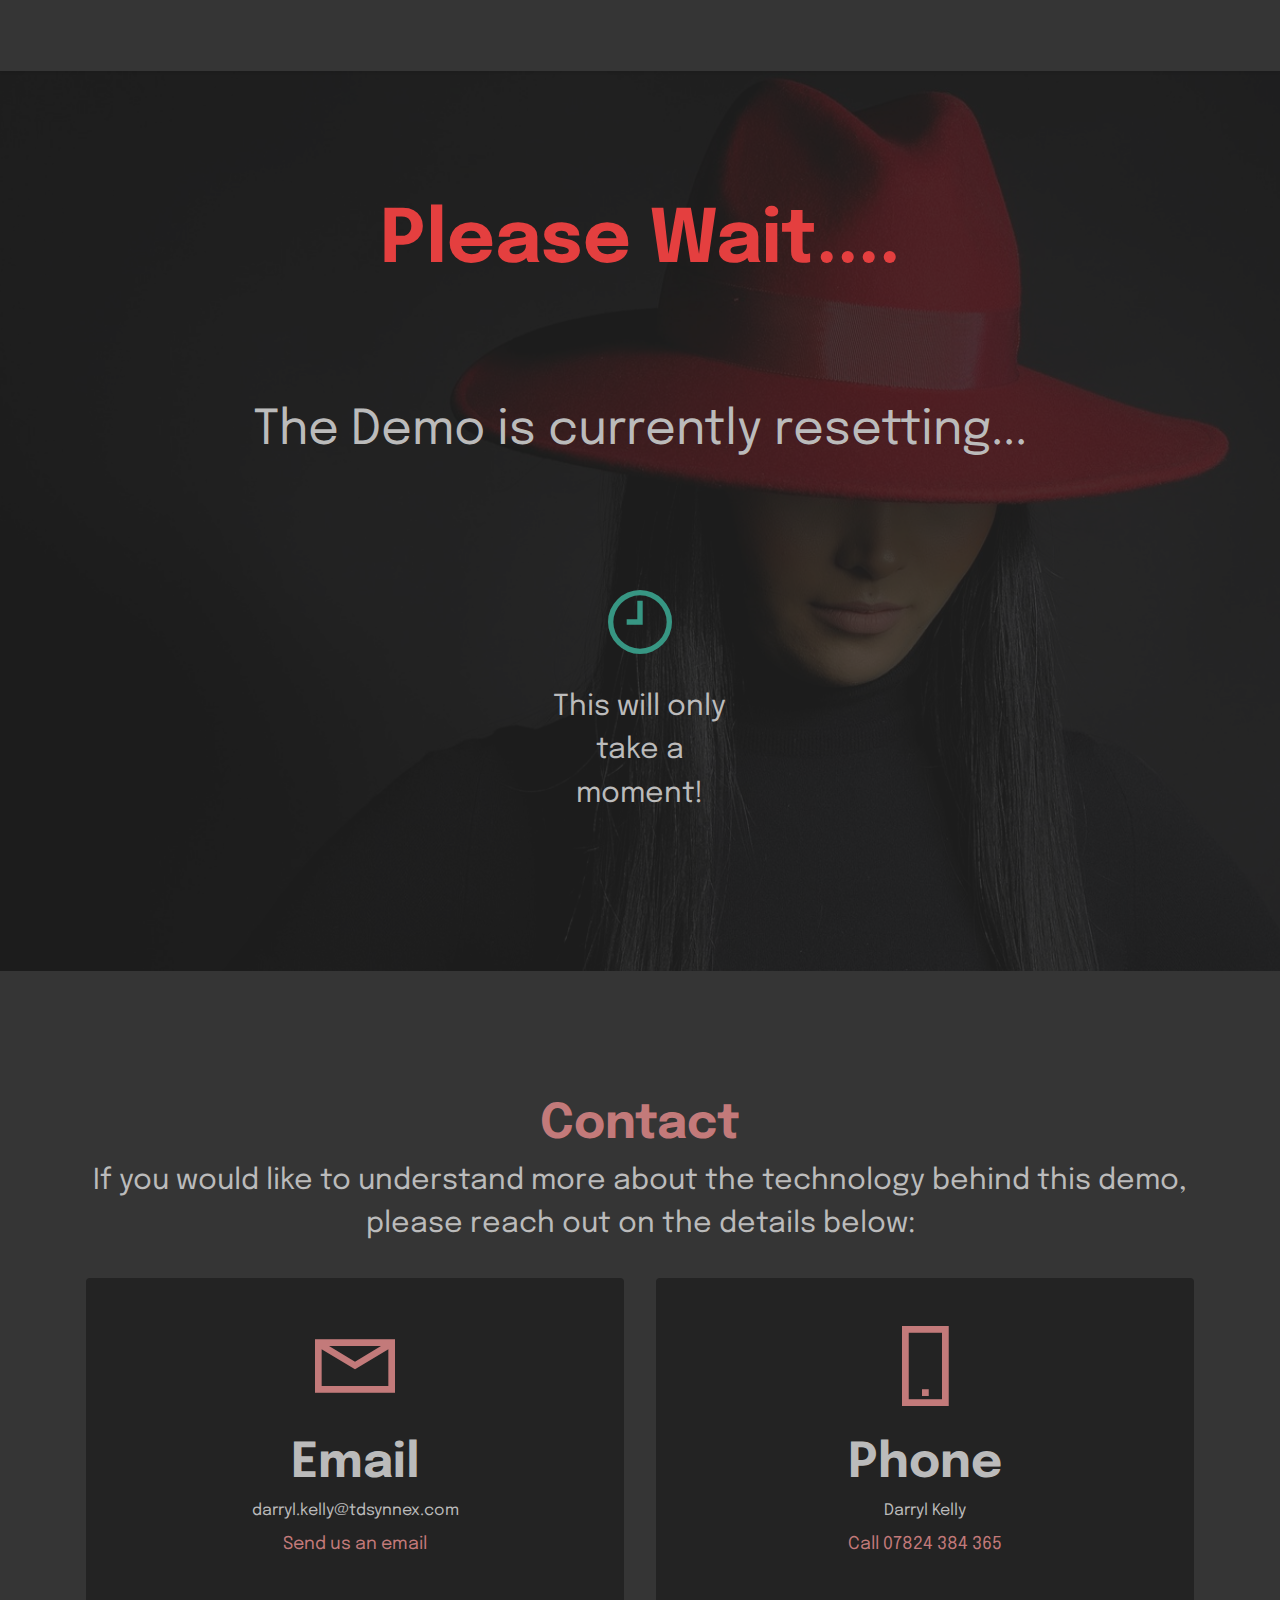
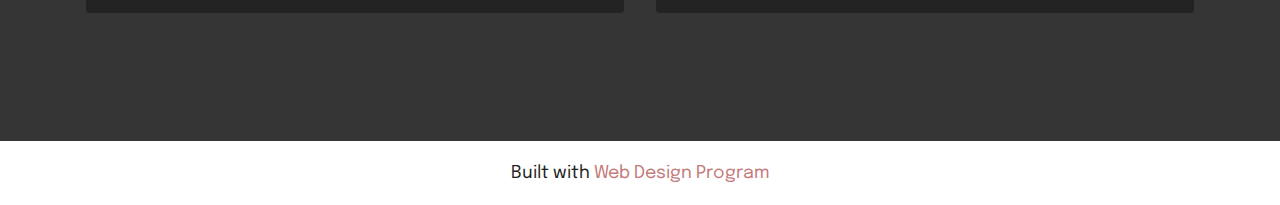
<file: alexa_demo_web/reset.html>
<!DOCTYPE html>
<html  >
<head>
  <!-- Site made with Mobirise Website Builder v5.6.13, https://mobirise.com -->
  <meta charset="UTF-8">
  <meta http-equiv="X-UA-Compatible" content="IE=edge">
  <meta name="generator" content="Mobirise v5.6.13, mobirise.com">
  <meta name="twitter:card" content="summary_large_image"/>
  <meta name="twitter:image:src" content="">
  <meta property="og:image" content="">
  <meta name="twitter:title" content="Reset">
  <meta name="viewport" content="width=device-width, initial-scale=1, minimum-scale=1">
  <link rel="shortcut icon" href="assets/images/logo.png" type="image/x-icon">
  <meta name="description" content="">
  
  
  <title>Reset</title>
  <link rel="stylesheet" href="assets/web/assets/mobirise-icons2/mobirise2.css">
  <link rel="stylesheet" href="assets/bootstrap/css/bootstrap.min.css">
  <link rel="stylesheet" href="assets/bootstrap/css/bootstrap-grid.min.css">
  <link rel="stylesheet" href="assets/bootstrap/css/bootstrap-reboot.min.css">
  <link rel="stylesheet" href="assets/dropdown/css/style.css">
  <link rel="stylesheet" href="assets/socicon/css/styles.css">
  <link rel="stylesheet" href="assets/theme/css/style.css">
  <link rel="preload" href="https://fonts.googleapis.com/css?family=Epilogue:100,200,300,400,500,600,700,800,900,100i,200i,300i,400i,500i,600i,700i,800i,900i&display=swap" as="style" onload="this.onload=null;this.rel='stylesheet'">
  <noscript><link rel="stylesheet" href="https://fonts.googleapis.com/css?family=Epilogue:100,200,300,400,500,600,700,800,900,100i,200i,300i,400i,500i,600i,700i,800i,900i&display=swap"></noscript>
  <link rel="preload" as="style" href="assets/mobirise/css/mbr-additional.css"><link rel="stylesheet" href="assets/mobirise/css/mbr-additional.css" type="text/css">
  
  
  
  
</head>
<body>
  
  <section data-bs-version="5.1" class="menu menu1 cid-tzHT5DfV9Z" once="menu" id="menu1-0">
    

    <nav class="navbar navbar-dropdown navbar-expand-lg">
        <div class="container">
            <div class="navbar-brand">
                
                
            </div>
            
            
        </div>
    </nav>
</section>

<section data-bs-version="5.1" class="header19 cid-tzHT5DEDg9 mbr-fullscreen" id="header19-1">

    

    <div class="mbr-overlay" style="opacity: 0.8; background-color: rgb(35, 35, 35);">
    </div>

    <div class="container">
        <div class="media-container">
            <div class="col-md-12 col-lg-10 m-auto align-center">
                <h1 class="mbr-section-title mbr-white mbr-fonts-style mb-3 display-1"><strong>Please Wait....</strong></h1>
                <p class="mbr-text mbr-white mbr-fonts-style display-2">
                    <br><br>The Demo is currently resetting...<br><br></p>
                

                <div class="row pt-5 justify-content-center">
                    <div class="col-12 col-md-6 col-lg-3">
                        <div class="card-wrapper">
                            <div class="card-box align-center">
                                <span class="mbr-iconfont mobi-mbri-clock mobi-mbri" style="color: rgb(55, 150, 131); fill: rgb(55, 150, 131);"></span>
                                <h4 class="card-title align-center mbr-black mbr-fonts-style display-5">This will only take a moment!</h4>
                            </div>
                        </div>
                    </div>
                    
                    
                    
                </div>
            </div>
        </div>
    </div>
</section>

<section data-bs-version="5.1" class="contacts1 cid-tzHT5DY8n6" id="contacts1-2">

    

    
    <div class="container">
        <div class="mbr-section-head">
            <h3 class="mbr-section-title mbr-fonts-style align-center mb-0 display-2">
                <strong>Contact</strong></h3>
            <h4 class="mbr-section-subtitle mbr-fonts-style align-center mb-0 mt-2 display-5">If you would like to understand more about the technology behind this demo, please reach out on the details below:</h4>
        </div>
        <div class="row justify-content-center mt-4">
            <div class="card col-12 col-lg-6">
                <div class="card-wrapper">
                    <div class="card-box align-center">
                        <div class="image-wrapper">
                            <span class="mbr-iconfont mobi-mbri-letter mobi-mbri"></span>
                        </div>
                        <h4 class="card-title mbr-fonts-style mb-2 display-2">
                            <strong>Email</strong>
                        </h4>
                        <p class="mbr-text mbr-fonts-style mb-2 display-4">darryl.kelly@tdsynnex.com</p>
                        <h5 class="link mbr-fonts-style display-7"><a href="mailto:darryl.kelly@tdsynex.com" class="text-primary">Send us an
                                email</a>
                        </h5>
                    </div>
                </div>
            </div>
            <div class="card col-12 col-lg-6">
                <div class="card-wrapper">
                    <div class="card-box align-center">
                        <div class="image-wrapper">
                            <span class="mbr-iconfont mobi-mbri-mobile-2 mobi-mbri"></span>
                        </div>
                        <h4 class="card-title mbr-fonts-style align-center mb-2 display-2">
                            <strong>Phone</strong>
                        </h4>
                        <p class="mbr-text mbr-fonts-style mb-2 display-4">Darryl Kelly</p>
                        <h5 class="link mbr-black mbr-fonts-style display-7">
                            <a href="tel:07824384365" class="text-primary">Call 07824 384 365</a></h5>
                    </div>
                </div>
            </div>
        </div>
    </div>
</section><section class="display-7" style="padding: 0;align-items: center;justify-content: center;flex-wrap: wrap;    align-content: center;display: flex;position: relative;height: 4rem;"><a href="https://mobiri.se/1590666" style="flex: 1 1;height: 4rem;position: absolute;width: 100%;z-index: 1;"><img alt="" style="height: 4rem;" src="[data-uri]"></a><p style="margin: 0;text-align: center;" class="display-7">Built with &#8204;</p><a style="z-index:1" href="https://mobirise.com/builder/web-design-program.html">Web Design Program</a></section><script src="assets/bootstrap/js/bootstrap.bundle.min.js"></script>  <script src="assets/smoothscroll/smooth-scroll.js"></script>  <script src="assets/ytplayer/index.js"></script>  <script src="assets/dropdown/js/navbar-dropdown.js"></script>  <script src="assets/vimeoplayer/player.js"></script>  <script src="assets/theme/js/script.js"></script>  
  
  
</body>
</html>
</file>
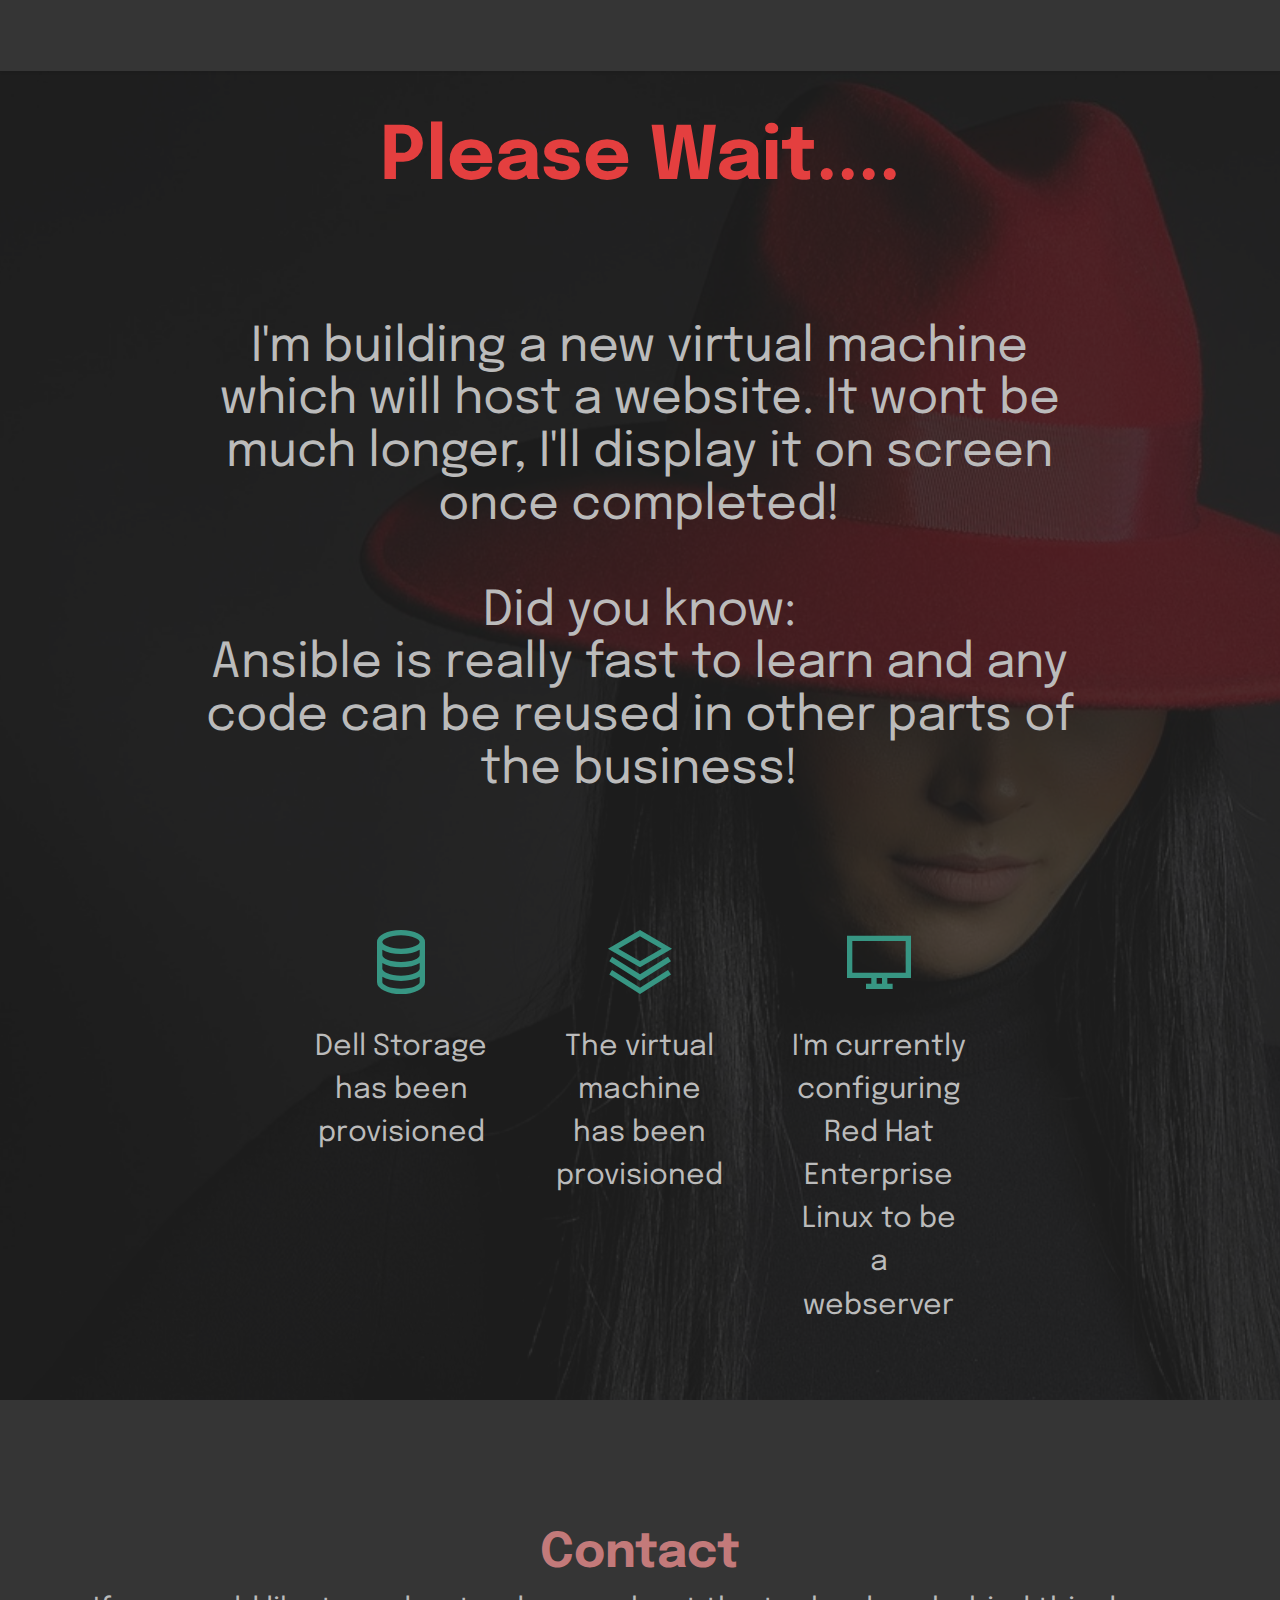
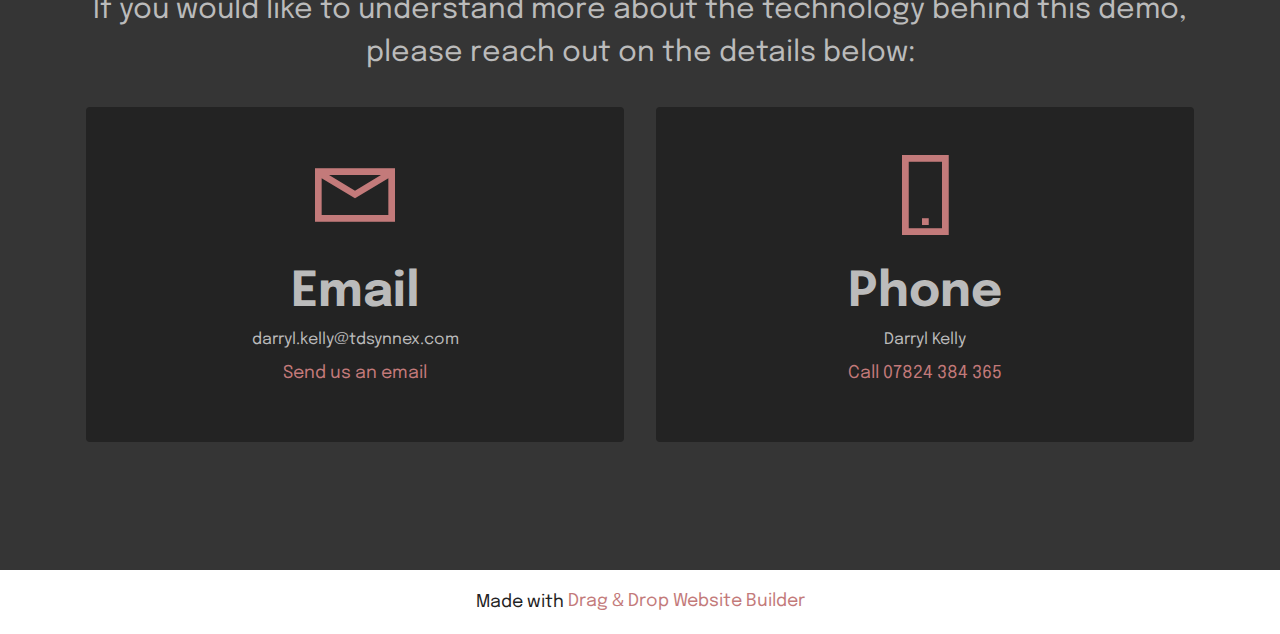
<file: alexa_demo_web/rhel.html>
<!DOCTYPE html>
<html  >
<head>
  <!-- Site made with Mobirise Website Builder v5.6.13, https://mobirise.com -->
  <meta charset="UTF-8">
  <meta http-equiv="X-UA-Compatible" content="IE=edge">
  <meta name="generator" content="Mobirise v5.6.13, mobirise.com">
  <meta name="twitter:card" content="summary_large_image"/>
  <meta name="twitter:image:src" content="">
  <meta property="og:image" content="">
  <meta name="twitter:title" content="rhel">
  <meta name="viewport" content="width=device-width, initial-scale=1, minimum-scale=1">
  <link rel="shortcut icon" href="assets/images/logo.png" type="image/x-icon">
  <meta name="description" content="">
  
  
  <title>rhel</title>
  <link rel="stylesheet" href="assets/web/assets/mobirise-icons2/mobirise2.css">
  <link rel="stylesheet" href="assets/bootstrap/css/bootstrap.min.css">
  <link rel="stylesheet" href="assets/bootstrap/css/bootstrap-grid.min.css">
  <link rel="stylesheet" href="assets/bootstrap/css/bootstrap-reboot.min.css">
  <link rel="stylesheet" href="assets/dropdown/css/style.css">
  <link rel="stylesheet" href="assets/socicon/css/styles.css">
  <link rel="stylesheet" href="assets/theme/css/style.css">
  <link rel="preload" href="https://fonts.googleapis.com/css?family=Epilogue:100,200,300,400,500,600,700,800,900,100i,200i,300i,400i,500i,600i,700i,800i,900i&display=swap" as="style" onload="this.onload=null;this.rel='stylesheet'">
  <noscript><link rel="stylesheet" href="https://fonts.googleapis.com/css?family=Epilogue:100,200,300,400,500,600,700,800,900,100i,200i,300i,400i,500i,600i,700i,800i,900i&display=swap"></noscript>
  <link rel="preload" as="style" href="assets/mobirise/css/mbr-additional.css"><link rel="stylesheet" href="assets/mobirise/css/mbr-additional.css" type="text/css">
  
  
  
  
</head>
<body>
  
  <section data-bs-version="5.1" class="menu menu1 cid-tAzD1ddHsm" once="menu" id="menu1-a">
    

    <nav class="navbar navbar-dropdown navbar-expand-lg">
        <div class="container">
            <div class="navbar-brand">
                
                
            </div>
            
            
        </div>
    </nav>
</section>

<section data-bs-version="5.1" class="header19 cid-tAzD1dAd3G mbr-fullscreen" id="header19-b">

    

    <div class="mbr-overlay" style="opacity: 0.8; background-color: rgb(35, 35, 35);">
    </div>

    <div class="container">
        <div class="media-container">
            <div class="col-md-12 col-lg-10 m-auto align-center">
                <h1 class="mbr-section-title mbr-white mbr-fonts-style mb-3 display-1"><strong>Please Wait....</strong></h1>
                <p class="mbr-text mbr-white mbr-fonts-style display-2">
                    <br><br>I'm building a new virtual machine which will host a website. It wont be much longer, I'll display it on screen once completed!<br>&nbsp;<br>Did you know:<br>Ansible is really fast to learn and any code can be reused in other parts of the business!<br><br></p>
                

                <div class="row pt-5 justify-content-center">
                    <div class="col-12 col-md-6 col-lg-3">
                        <div class="card-wrapper">
                            <div class="card-box align-center">
                                <span class="mbr-iconfont mobi-mbri-database mobi-mbri" style="color: rgb(55, 150, 131); fill: rgb(55, 150, 131);"></span>
                                <h4 class="card-title align-center mbr-black mbr-fonts-style display-5">Dell Storage has been provisioned</h4>
                            </div>
                        </div>
                    </div>
                    <div class="col-12 col-md-6 col-lg-3">
                        <div class="card-wrapper">
                            <div class="card-box align-center">
                                <span class="mbr-iconfont mobi-mbri-layers mobi-mbri" style="color: rgb(55, 150, 131); fill: rgb(55, 150, 131);"></span>
                                <h4 class="card-title align-center mbr-black mbr-fonts-style display-5">The virtual machine has been provisioned</h4>
                            </div>
                        </div>
                    </div>
                    <div class="col-12 col-md-6 col-lg-3">
                        <div class="card-wrapper">
                            <div class="card-box align-center">
                                <span class="mbr-iconfont mobi-mbri-desktop mobi-mbri" style="color: rgb(55, 150, 131); fill: rgb(55, 150, 131);"></span>
                                <h4 class="card-title align-center mbr-black mbr-fonts-style display-5">I'm currently configuring Red Hat Enterprise Linux to be a webserver</h4>
                            </div>
                        </div>
                    </div>
                    
                </div>
            </div>
        </div>
    </div>
</section>

<section data-bs-version="5.1" class="contacts1 cid-tAzD1dO4I5" id="contacts1-c">

    

    
    <div class="container">
        <div class="mbr-section-head">
            <h3 class="mbr-section-title mbr-fonts-style align-center mb-0 display-2">
                <strong>Contact</strong></h3>
            <h4 class="mbr-section-subtitle mbr-fonts-style align-center mb-0 mt-2 display-5">If you would like to understand more about the technology behind this demo, please reach out on the details below:</h4>
        </div>
        <div class="row justify-content-center mt-4">
            <div class="card col-12 col-lg-6">
                <div class="card-wrapper">
                    <div class="card-box align-center">
                        <div class="image-wrapper">
                            <span class="mbr-iconfont mobi-mbri-letter mobi-mbri"></span>
                        </div>
                        <h4 class="card-title mbr-fonts-style mb-2 display-2">
                            <strong>Email</strong>
                        </h4>
                        <p class="mbr-text mbr-fonts-style mb-2 display-4">darryl.kelly@tdsynnex.com</p>
                        <h5 class="link mbr-fonts-style display-7"><a href="mailto:darryl.kelly@tdsynex.com" class="text-primary">Send us an
                                email</a>
                        </h5>
                    </div>
                </div>
            </div>
            <div class="card col-12 col-lg-6">
                <div class="card-wrapper">
                    <div class="card-box align-center">
                        <div class="image-wrapper">
                            <span class="mbr-iconfont mobi-mbri-mobile-2 mobi-mbri"></span>
                        </div>
                        <h4 class="card-title mbr-fonts-style align-center mb-2 display-2">
                            <strong>Phone</strong>
                        </h4>
                        <p class="mbr-text mbr-fonts-style mb-2 display-4">Darryl Kelly</p>
                        <h5 class="link mbr-black mbr-fonts-style display-7">
                            <a href="tel:07824384365" class="text-primary">Call 07824 384 365</a></h5>
                    </div>
                </div>
            </div>
        </div>
    </div>
</section><section class="display-7" style="padding: 0;align-items: center;justify-content: center;flex-wrap: wrap;    align-content: center;display: flex;position: relative;height: 4rem;"><a href="https://mobiri.se/1590666" style="flex: 1 1;height: 4rem;position: absolute;width: 100%;z-index: 1;"><img alt="" style="height: 4rem;" src="[data-uri]"></a><p style="margin: 0;text-align: center;" class="display-7">Made with &#8204;</p><a style="z-index:1" href="https://mobirise.com/drag-drop-website-builder.html">Drag & Drop Website Builder</a></section><script src="assets/bootstrap/js/bootstrap.bundle.min.js"></script>  <script src="assets/smoothscroll/smooth-scroll.js"></script>  <script src="assets/ytplayer/index.js"></script>  <script src="assets/dropdown/js/navbar-dropdown.js"></script>  <script src="assets/vimeoplayer/player.js"></script>  <script src="assets/theme/js/script.js"></script>  
  
  
</body>
</html>
</file>
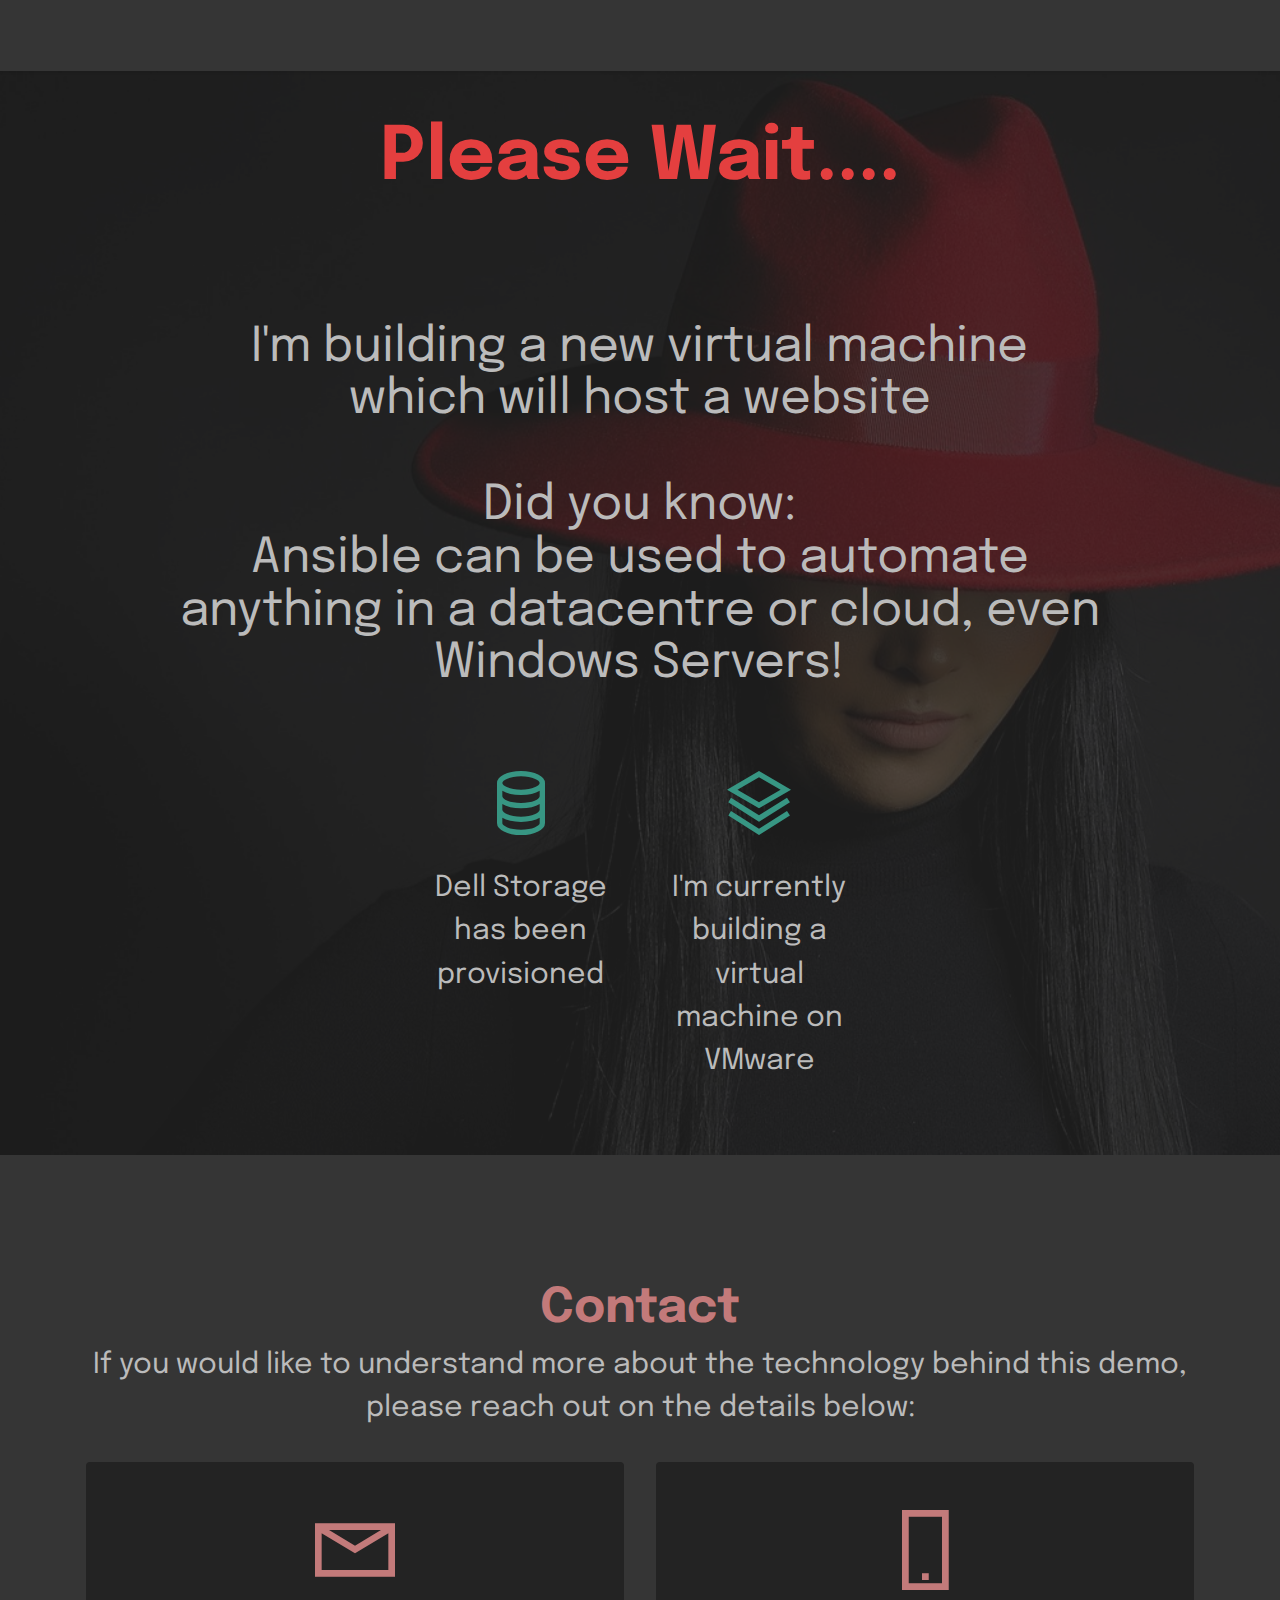
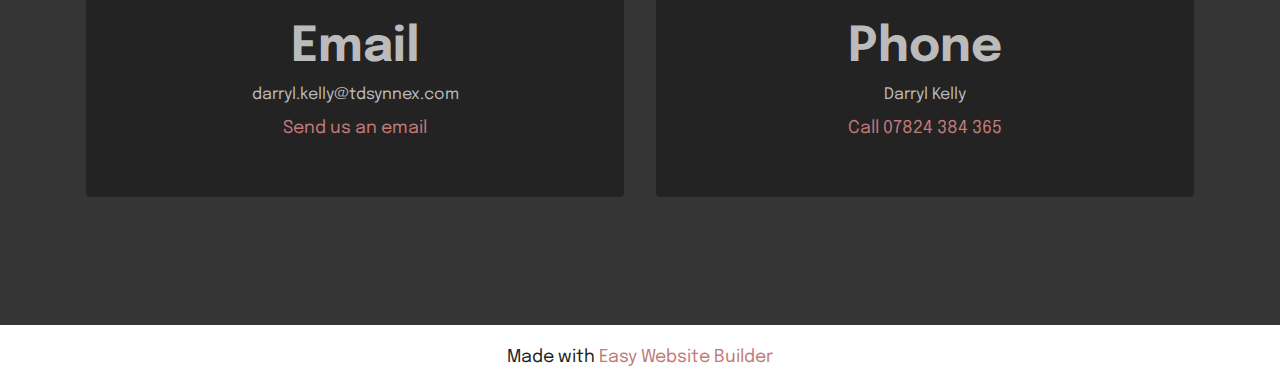
<file: alexa_demo_web/vmware.html>
<!DOCTYPE html>
<html  >
<head>
  <!-- Site made with Mobirise Website Builder v5.6.13, https://mobirise.com -->
  <meta charset="UTF-8">
  <meta http-equiv="X-UA-Compatible" content="IE=edge">
  <meta name="generator" content="Mobirise v5.6.13, mobirise.com">
  <meta name="twitter:card" content="summary_large_image"/>
  <meta name="twitter:image:src" content="">
  <meta property="og:image" content="">
  <meta name="twitter:title" content="vmware">
  <meta name="viewport" content="width=device-width, initial-scale=1, minimum-scale=1">
  <link rel="shortcut icon" href="assets/images/logo.png" type="image/x-icon">
  <meta name="description" content="">
  
  
  <title>vmware</title>
  <link rel="stylesheet" href="assets/web/assets/mobirise-icons2/mobirise2.css">
  <link rel="stylesheet" href="assets/bootstrap/css/bootstrap.min.css">
  <link rel="stylesheet" href="assets/bootstrap/css/bootstrap-grid.min.css">
  <link rel="stylesheet" href="assets/bootstrap/css/bootstrap-reboot.min.css">
  <link rel="stylesheet" href="assets/dropdown/css/style.css">
  <link rel="stylesheet" href="assets/socicon/css/styles.css">
  <link rel="stylesheet" href="assets/theme/css/style.css">
  <link rel="preload" href="https://fonts.googleapis.com/css?family=Epilogue:100,200,300,400,500,600,700,800,900,100i,200i,300i,400i,500i,600i,700i,800i,900i&display=swap" as="style" onload="this.onload=null;this.rel='stylesheet'">
  <noscript><link rel="stylesheet" href="https://fonts.googleapis.com/css?family=Epilogue:100,200,300,400,500,600,700,800,900,100i,200i,300i,400i,500i,600i,700i,800i,900i&display=swap"></noscript>
  <link rel="preload" as="style" href="assets/mobirise/css/mbr-additional.css"><link rel="stylesheet" href="assets/mobirise/css/mbr-additional.css" type="text/css">
  
  
  
  
</head>
<body>
  
  <section data-bs-version="5.1" class="menu menu1 cid-tAzBtjXwtn" once="menu" id="menu1-7">
    

    <nav class="navbar navbar-dropdown navbar-expand-lg">
        <div class="container">
            <div class="navbar-brand">
                
                
            </div>
            
            
        </div>
    </nav>
</section>

<section data-bs-version="5.1" class="header19 cid-tAzBtknReP mbr-fullscreen" id="header19-8">

    

    <div class="mbr-overlay" style="opacity: 0.8; background-color: rgb(35, 35, 35);">
    </div>

    <div class="container">
        <div class="media-container">
            <div class="col-md-12 col-lg-10 m-auto align-center">
                <h1 class="mbr-section-title mbr-white mbr-fonts-style mb-3 display-1"><strong>Please Wait....</strong></h1>
                <p class="mbr-text mbr-white mbr-fonts-style display-2">
                    <br><br>I'm building a new virtual machine which will host a website<br><br>Did you know:<br>Ansible can be used to automate anything in a datacentre or cloud, even Windows Servers!</p>
                

                <div class="row pt-5 justify-content-center">
                    <div class="col-12 col-md-6 col-lg-3">
                        <div class="card-wrapper">
                            <div class="card-box align-center">
                                <span class="mbr-iconfont mobi-mbri-database mobi-mbri" style="color: rgb(55, 150, 131); fill: rgb(55, 150, 131);"></span>
                                <h4 class="card-title align-center mbr-black mbr-fonts-style display-5">Dell Storage has been provisioned</h4>
                            </div>
                        </div>
                    </div>
                    <div class="col-12 col-md-6 col-lg-3">
                        <div class="card-wrapper">
                            <div class="card-box align-center">
                                <span class="mbr-iconfont mobi-mbri-layers mobi-mbri" style="color: rgb(55, 150, 131); fill: rgb(55, 150, 131);"></span>
                                <h4 class="card-title align-center mbr-black mbr-fonts-style display-5">I'm currently building a virtual machine on VMware</h4>
                            </div>
                        </div>
                    </div>
                    
                    
                </div>
            </div>
        </div>
    </div>
</section>

<section data-bs-version="5.1" class="contacts1 cid-tAzBtkEdb0" id="contacts1-9">

    

    
    <div class="container">
        <div class="mbr-section-head">
            <h3 class="mbr-section-title mbr-fonts-style align-center mb-0 display-2">
                <strong>Contact</strong></h3>
            <h4 class="mbr-section-subtitle mbr-fonts-style align-center mb-0 mt-2 display-5">If you would like to understand more about the technology behind this demo, please reach out on the details below:</h4>
        </div>
        <div class="row justify-content-center mt-4">
            <div class="card col-12 col-lg-6">
                <div class="card-wrapper">
                    <div class="card-box align-center">
                        <div class="image-wrapper">
                            <span class="mbr-iconfont mobi-mbri-letter mobi-mbri"></span>
                        </div>
                        <h4 class="card-title mbr-fonts-style mb-2 display-2">
                            <strong>Email</strong>
                        </h4>
                        <p class="mbr-text mbr-fonts-style mb-2 display-4">darryl.kelly@tdsynnex.com</p>
                        <h5 class="link mbr-fonts-style display-7"><a href="mailto:darryl.kelly@tdsynex.com" class="text-primary">Send us an
                                email</a>
                        </h5>
                    </div>
                </div>
            </div>
            <div class="card col-12 col-lg-6">
                <div class="card-wrapper">
                    <div class="card-box align-center">
                        <div class="image-wrapper">
                            <span class="mbr-iconfont mobi-mbri-mobile-2 mobi-mbri"></span>
                        </div>
                        <h4 class="card-title mbr-fonts-style align-center mb-2 display-2">
                            <strong>Phone</strong>
                        </h4>
                        <p class="mbr-text mbr-fonts-style mb-2 display-4">Darryl Kelly</p>
                        <h5 class="link mbr-black mbr-fonts-style display-7">
                            <a href="tel:07824384365" class="text-primary">Call 07824 384 365</a></h5>
                    </div>
                </div>
            </div>
        </div>
    </div>
</section><section class="display-7" style="padding: 0;align-items: center;justify-content: center;flex-wrap: wrap;    align-content: center;display: flex;position: relative;height: 4rem;"><a href="https://mobiri.se/1590666" style="flex: 1 1;height: 4rem;position: absolute;width: 100%;z-index: 1;"><img alt="" style="height: 4rem;" src="[data-uri]"></a><p style="margin: 0;text-align: center;" class="display-7">Made with &#8204;</p><a style="z-index:1" href="https://mobirise.com/builder/easiest-website-builder.html">Easy Website Builder</a></section><script src="assets/bootstrap/js/bootstrap.bundle.min.js"></script>  <script src="assets/smoothscroll/smooth-scroll.js"></script>  <script src="assets/ytplayer/index.js"></script>  <script src="assets/dropdown/js/navbar-dropdown.js"></script>  <script src="assets/vimeoplayer/player.js"></script>  <script src="assets/theme/js/script.js"></script>  
  
  
</body>
</html>
</file>
<file: alexa_demo_web/assets/web/assets/mobirise-icons2/mobirise2.css>
@font-face {
  font-family: 'Moririse2';
  font-display: swap;
  src:  url('mobirise2.eot?f2bix4');
  src:  url('mobirise2.eot?f2bix4#iefix') format('embedded-opentype'),
    url('mobirise2.ttf?f2bix4') format('truetype'),
    url('mobirise2.woff?f2bix4') format('woff'),
    url('mobirise2.svg?f2bix4#mobirise2') format('svg');
  font-weight: normal;
  font-style: normal;
}

[class^="mobi-"], [class*=" mobi-"] {
  /* use !important to prevent issues with browser extensions that change fonts */
  font-family: 'Moririse2' !important;
  speak: none;
  font-style: normal;
  font-weight: normal;
  font-variant: normal;
  text-transform: none;
  line-height: 1;

  /* Better Font Rendering =========== */
  -webkit-font-smoothing: antialiased;
  -moz-osx-font-smoothing: grayscale;
}

.mobi-mbri-add-submenu:before {
  content: "\e900";
}
.mobi-mbri-alert:before {
  content: "\e901";
}
.mobi-mbri-align-center:before {
  content: "\e902";
}
.mobi-mbri-align-justify:before {
  content: "\e903";
}
.mobi-mbri-align-left:before {
  content: "\e904";
}
.mobi-mbri-align-right:before {
  content: "\e905";
}
.mobi-mbri-android:before {
  content: "\e906";
}
.mobi-mbri-apple:before {
  content: "\e907";
}
.mobi-mbri-arrow-down:before {
  content: "\e908";
}
.mobi-mbri-arrow-next:before {
  content: "\e909";
}
.mobi-mbri-arrow-prev:before {
  content: "\e90a";
}
.mobi-mbri-arrow-up:before {
  content: "\e90b";
}
.mobi-mbri-bold:before {
  content: "\e90c";
}
.mobi-mbri-bookmark:before {
  content: "\e90d";
}
.mobi-mbri-bootstrap:before {
  content: "\e90e";
}
.mobi-mbri-briefcase:before {
  content: "\e90f";
}
.mobi-mbri-browse:before {
  content: "\e910";
}
.mobi-mbri-bulleted-list:before {
  content: "\e911";
}
.mobi-mbri-calendar:before {
  content: "\e912";
}
.mobi-mbri-camera:before {
  content: "\e913";
}
.mobi-mbri-cart-add:before {
  content: "\e914";
}
.mobi-mbri-cart-full:before {
  content: "\e915";
}
.mobi-mbri-cash:before {
  content: "\e916";
}
.mobi-mbri-change-style:before {
  content: "\e917";
}
.mobi-mbri-chat:before {
  content: "\e918";
}
.mobi-mbri-clock:before {
  content: "\e919";
}
.mobi-mbri-close:before {
  content: "\e91a";
}
.mobi-mbri-cloud:before {
  content: "\e91b";
}
.mobi-mbri-code:before {
  content: "\e91c";
}
.mobi-mbri-contact-form:before {
  content: "\e91d";
}
.mobi-mbri-credit-card:before {
  content: "\e91e";
}
.mobi-mbri-cursor-click:before {
  content: "\e91f";
}
.mobi-mbri-cust-feedback:before {
  content: "\e920";
}
.mobi-mbri-database:before {
  content: "\e921";
}
.mobi-mbri-delivery:before {
  content: "\e922";
}
.mobi-mbri-desktop:before {
  content: "\e923";
}
.mobi-mbri-devices:before {
  content: "\e924";
}
.mobi-mbri-down:before {
  content: "\e925";
}
.mobi-mbri-download-2:before {
  content: "\e926";
}
.mobi-mbri-download:before {
  content: "\e927";
}
.mobi-mbri-drag-n-drop-2:before {
  content: "\e928";
}
.mobi-mbri-drag-n-drop:before {
  content: "\e929";
}
.mobi-mbri-edit-2:before {
  content: "\e92a";
}
.mobi-mbri-edit:before {
  content: "\e92b";
}
.mobi-mbri-error:before {
  content: "\e92c";
}
.mobi-mbri-extension:before {
  content: "\e92d";
}
.mobi-mbri-features:before {
  content: "\e92e";
}
.mobi-mbri-file:before {
  content: "\e92f";
}
.mobi-mbri-flag:before {
  content: "\e930";
}
.mobi-mbri-folder:before {
  content: "\e931";
}
.mobi-mbri-gift:before {
  content: "\e932";
}
.mobi-mbri-github:before {
  content: "\e933";
}
.mobi-mbri-globe-2:before {
  content: "\e934";
}
.mobi-mbri-globe:before {
  content: "\e935";
}
.mobi-mbri-growing-chart:before {
  content: "\e936";
}
.mobi-mbri-hearth:before {
  content: "\e937";
}
.mobi-mbri-help:before {
  content: "\e938";
}
.mobi-mbri-home:before {
  content: "\e939";
}
.mobi-mbri-hot-cup:before {
  content: "\e93a";
}
.mobi-mbri-idea:before {
  content: "\e93b";
}
.mobi-mbri-image-gallery:before {
  content: "\e93c";
}
.mobi-mbri-image-slider:before {
  content: "\e93d";
}
.mobi-mbri-info:before {
  content: "\e93e";
}
.mobi-mbri-italic:before {
  content: "\e93f";
}
.mobi-mbri-key:before {
  content: "\e940";
}
.mobi-mbri-laptop:before {
  content: "\e941";
}
.mobi-mbri-layers:before {
  content: "\e942";
}
.mobi-mbri-left-right:before {
  content: "\e943";
}
.mobi-mbri-left:before {
  content: "\e944";
}
.mobi-mbri-letter:before {
  content: "\e945";
}
.mobi-mbri-like:before {
  content: "\e946";
}
.mobi-mbri-link:before {
  content: "\e947";
}
.mobi-mbri-lock:before {
  content: "\e948";
}
.mobi-mbri-login:before {
  content: "\e949";
}
.mobi-mbri-logout:before {
  content: "\e94a";
}
.mobi-mbri-magic-stick:before {
  content: "\e94b";
}
.mobi-mbri-map-pin:before {
  content: "\e94c";
}
.mobi-mbri-menu:before {
  content: "\e94d";
}
.mobi-mbri-mobile-2:before {
  content: "\e94e";
}
.mobi-mbri-mobile-horizontal:before {
  content: "\e94f";
}
.mobi-mbri-mobile:before {
  content: "\e950";
}
.mobi-mbri-mobirise:before {
  content: "\e951";
}
.mobi-mbri-more-horizontal:before {
  content: "\e952";
}
.mobi-mbri-more-vertical:before {
  content: "\e953";
}
.mobi-mbri-music:before {
  content: "\e954";
}
.mobi-mbri-new-file:before {
  content: "\e955";
}
.mobi-mbri-numbered-list:before {
  content: "\e956";
}
.mobi-mbri-opened-folder:before {
  content: "\e957";
}
.mobi-mbri-pages:before {
  content: "\e958";
}
.mobi-mbri-paper-plane:before {
  content: "\e959";
}
.mobi-mbri-paperclip:before {
  content: "\e95a";
}
.mobi-mbri-phone:before {
  content: "\e95b";
}
.mobi-mbri-photo:before {
  content: "\e95c";
}
.mobi-mbri-photos:before {
  content: "\e95d";
}
.mobi-mbri-pin:before {
  content: "\e95e";
}
.mobi-mbri-play:before {
  content: "\e95f";
}
.mobi-mbri-plus:before {
  content: "\e960";
}
.mobi-mbri-preview:before {
  content: "\e961";
}
.mobi-mbri-print:before {
  content: "\e962";
}
.mobi-mbri-protect:before {
  content: "\e963";
}
.mobi-mbri-question:before {
  content: "\e964";
}
.mobi-mbri-quote-left:before {
  content: "\e965";
}
.mobi-mbri-quote-right:before {
  content: "\e966";
}
.mobi-mbri-redo:before {
  content: "\e967";
}
.mobi-mbri-refresh:before {
  content: "\e968";
}
.mobi-mbri-responsive-2:before {
  content: "\e969";
}
.mobi-mbri-responsive:before {
  content: "\e96a";
}
.mobi-mbri-right:before {
  content: "\e96b";
}
.mobi-mbri-rocket:before {
  content: "\e96c";
}
.mobi-mbri-sad-face:before {
  content: "\e96d";
}
.mobi-mbri-sale:before {
  content: "\e96e";
}
.mobi-mbri-save:before {
  content: "\e96f";
}
.mobi-mbri-search:before {
  content: "\e970";
}
.mobi-mbri-setting-2:before {
  content: "\e971";
}
.mobi-mbri-setting-3:before {
  content: "\e972";
}
.mobi-mbri-setting:before {
  content: "\e973";
}
.mobi-mbri-share:before {
  content: "\e974";
}
.mobi-mbri-shopping-bag:before {
  content: "\e975";
}
.mobi-mbri-shopping-basket:before {
  content: "\e976";
}
.mobi-mbri-shopping-cart:before {
  content: "\e977";
}
.mobi-mbri-sites:before {
  content: "\e978";
}
.mobi-mbri-smile-face:before {
  content: "\e979";
}
.mobi-mbri-speed:before {
  content: "\e97a";
}
.mobi-mbri-star:before {
  content: "\e97b";
}
.mobi-mbri-success:before {
  content: "\e97c";
}
.mobi-mbri-sun:before {
  content: "\e97d";
}
.mobi-mbri-sun2:before {
  content: "\e97e";
}
.mobi-mbri-tablet-vertical:before {
  content: "\e97f";
}
.mobi-mbri-tablet:before {
  content: "\e980";
}
.mobi-mbri-target:before {
  content: "\e981";
}
.mobi-mbri-timer:before {
  content: "\e982";
}
.mobi-mbri-to-ftp:before {
  content: "\e983";
}
.mobi-mbri-to-local-drive:before {
  content: "\e984";
}
.mobi-mbri-touch-swipe:before {
  content: "\e985";
}
.mobi-mbri-touch:before {
  content: "\e986";
}
.mobi-mbri-trash:before {
  content: "\e987";
}
.mobi-mbri-underline:before {
  content: "\e988";
}
.mobi-mbri-undo:before {
  content: "\e989";
}
.mobi-mbri-unlink:before {
  content: "\e98a";
}
.mobi-mbri-unlock:before {
  content: "\e98b";
}
.mobi-mbri-up-down:before {
  content: "\e98c";
}
.mobi-mbri-up:before {
  content: "\e98d";
}
.mobi-mbri-update:before {
  content: "\e98e";
}
.mobi-mbri-upload-2:before {
  content: "\e98f";
}
.mobi-mbri-upload:before {
  content: "\e990";
}
.mobi-mbri-user-2:before {
  content: "\e991";
}
.mobi-mbri-user:before {
  content: "\e992";
}
.mobi-mbri-users:before {
  content: "\e993";
}
.mobi-mbri-video-play:before {
  content: "\e994";
}
.mobi-mbri-video:before {
  content: "\e995";
}
.mobi-mbri-watch:before {
  content: "\e996";
}
.mobi-mbri-website-theme-2:before {
  content: "\e997";
}
.mobi-mbri-website-theme:before {
  content: "\e998";
}
.mobi-mbri-wifi:before {
  content: "\e999";
}
.mobi-mbri-windows:before {
  content: "\e99a";
}
.mobi-mbri-zoom-in:before {
  content: "\e99b";
}
.mobi-mbri-zoom-out:before {
  content: "\e99c";
}
</file>
<file: alexa_demo_web/assets/dropdown/css/style.css>
.navbar-dropdown {
  left: 0;
  padding: 0;
  position: absolute;
  right: 0;
  top: 0;
  transition: all 0.45s ease;
  z-index: 1030;
  background: #282828; }
  .navbar-dropdown .navbar-logo {
    margin-right: 0.8rem;
    transition: margin 0.3s ease-in-out;
    vertical-align: middle; }
    .navbar-dropdown .navbar-logo img {
      height: 3.125rem;
      transition: all 0.3s ease-in-out; }
    .navbar-dropdown .navbar-logo.mbr-iconfont {
      font-size: 3.125rem;
      line-height: 3.125rem; }
  .navbar-dropdown .navbar-caption {
    font-weight: 700;
    white-space: normal;
    vertical-align: -4px;
    line-height: 3.125rem !important; }
    .navbar-dropdown .navbar-caption, .navbar-dropdown .navbar-caption:hover {
      color: inherit;
      text-decoration: none; }
  .navbar-dropdown .mbr-iconfont + .navbar-caption {
    vertical-align: -1px; }
  .navbar-dropdown.navbar-fixed-top {
    position: fixed; }
  .navbar-dropdown .navbar-brand span {
    vertical-align: -4px; }
  .navbar-dropdown.bg-color.transparent {
    background: none; }
  .navbar-dropdown.navbar-short .navbar-brand {
    padding: 0.625rem 0; }
    .navbar-dropdown.navbar-short .navbar-brand span {
      vertical-align: -1px; }
  .navbar-dropdown.navbar-short .navbar-caption {
    line-height: 2.375rem !important;
    vertical-align: -2px; }
  .navbar-dropdown.navbar-short .navbar-logo {
    margin-right: 0.5rem; }
    .navbar-dropdown.navbar-short .navbar-logo img {
      height: 2.375rem; }
    .navbar-dropdown.navbar-short .navbar-logo.mbr-iconfont {
      font-size: 2.375rem;
      line-height: 2.375rem; }
  .navbar-dropdown.navbar-short .mbr-table-cell {
    height: 3.625rem; }
  .navbar-dropdown .navbar-close {
    left: 0.6875rem;
    position: fixed;
    top: 0.75rem;
    z-index: 1000; }
  .navbar-dropdown .hamburger-icon {
    content: "";
    display: inline-block;
    vertical-align: middle;
    width: 16px;
    -webkit-box-shadow: 0 -6px 0 1px #282828,0 0 0 1px #282828,0 6px 0 1px #282828;
    -moz-box-shadow: 0 -6px 0 1px #282828,0 0 0 1px #282828,0 6px 0 1px #282828;
    box-shadow: 0 -6px 0 1px #282828,0 0 0 1px #282828,0 6px 0 1px #282828; }

.dropdown-menu .dropdown-toggle[data-toggle="dropdown-submenu"]::after {
  border-bottom: 0.35em solid transparent;
  border-left: 0.35em solid;
  border-right: 0;
  border-top: 0.35em solid transparent;
  margin-left: 0.3rem; }

.dropdown-menu .dropdown-item:focus {
  outline: 0; }

.nav-dropdown {
  font-size: 0.75rem;
  font-weight: 500;
  height: auto !important; }
  .nav-dropdown .nav-btn {
    padding-left: 1rem; }
  .nav-dropdown .link {
    margin: .667em 1.667em;
    font-weight: 500;
    padding: 0;
    transition: color .2s ease-in-out; }
    .nav-dropdown .link.dropdown-toggle {
      margin-right: 2.583em; }
      .nav-dropdown .link.dropdown-toggle::after {
        margin-left: .25rem;
        border-top: 0.35em solid;
        border-right: 0.35em solid transparent;
        border-left: 0.35em solid transparent;
        border-bottom: 0; }
      .nav-dropdown .link.dropdown-toggle[aria-expanded="true"] {
        margin: 0;
        padding: 0.667em 3.263em  0.667em 1.667em; }
  .nav-dropdown .link::after,
  .nav-dropdown .dropdown-item::after {
    color: inherit; }
  .nav-dropdown .btn {
    font-size: 0.75rem;
    font-weight: 700;
    letter-spacing: 0;
    margin-bottom: 0;
    padding-left: 1.25rem;
    padding-right: 1.25rem; }
  .nav-dropdown .dropdown-menu {
    border-radius: 0;
    border: 0;
    left: 0;
    margin: 0;
    padding-bottom: 1.25rem;
    padding-top: 1.25rem;
    position: relative; }
  .nav-dropdown .dropdown-submenu {
    margin-left: 0.125rem;
    top: 0; }
  .nav-dropdown .dropdown-item {
    font-weight: 500;
    line-height: 2;
    padding: 0.3846em 4.615em 0.3846em 1.5385em;
    position: relative;
    transition: color .2s ease-in-out, background-color .2s ease-in-out; }
    .nav-dropdown .dropdown-item::after {
      margin-top: -0.3077em;
      position: absolute;
      right: 1.1538em;
      top: 50%; }
    .nav-dropdown .dropdown-item:focus, .nav-dropdown .dropdown-item:hover {
      background: none; }

@media (max-width: 767px) {
  .nav-dropdown.navbar-toggleable-sm {
    bottom: 0;
    display: none;
    left: 0;
    overflow-x: hidden;
    position: fixed;
    top: 0;
    transform: translateX(-100%);
    -ms-transform: translateX(-100%);
    -webkit-transform: translateX(-100%);
    width: 18.75rem;
    z-index: 999; } }
.nav-dropdown.navbar-toggleable-xl {
  bottom: 0;
  display: none;
  left: 0;
  overflow-x: hidden;
  position: fixed;
  top: 0;
  transform: translateX(-100%);
  -ms-transform: translateX(-100%);
  -webkit-transform: translateX(-100%);
  width: 18.75rem;
  z-index: 999; }

.nav-dropdown-sm {
  display: block !important;
  overflow-x: hidden;
  overflow: auto;
  padding-top: 3.875rem; }
  .nav-dropdown-sm::after {
    content: "";
    display: block;
    height: 3rem;
    width: 100%; }
  .nav-dropdown-sm.collapse.in ~ .navbar-close {
    display: block !important; }
  .nav-dropdown-sm.collapsing, .nav-dropdown-sm.collapse.in {
    transform: translateX(0);
    -ms-transform: translateX(0);
    -webkit-transform: translateX(0);
    transition: all 0.25s ease-out;
    -webkit-transition: all 0.25s ease-out;
    background: #282828; }
  .nav-dropdown-sm.collapsing[aria-expanded="false"] {
    transform: translateX(-100%);
    -ms-transform: translateX(-100%);
    -webkit-transform: translateX(-100%); }
  .nav-dropdown-sm .nav-item {
    display: block;
    margin-left: 0 !important;
    padding-left: 0; }
  .nav-dropdown-sm .link,
  .nav-dropdown-sm .dropdown-item {
    border-top: 1px dotted rgba(255, 255, 255, 0.1);
    font-size: 0.8125rem;
    line-height: 1.6;
    margin: 0 !important;
    padding: 0.875rem 2.4rem 0.875rem 1.5625rem !important;
    position: relative;
    white-space: normal; }
    .nav-dropdown-sm .link:focus, .nav-dropdown-sm .link:hover,
    .nav-dropdown-sm .dropdown-item:focus,
    .nav-dropdown-sm .dropdown-item:hover {
      background: rgba(0, 0, 0, 0.2) !important;
      color: #c0a375; }
  .nav-dropdown-sm .nav-btn {
    position: relative;
    padding: 1.5625rem 1.5625rem 0 1.5625rem; }
    .nav-dropdown-sm .nav-btn::before {
      border-top: 1px dotted rgba(255, 255, 255, 0.1);
      content: "";
      left: 0;
      position: absolute;
      top: 0;
      width: 100%; }
    .nav-dropdown-sm .nav-btn + .nav-btn {
      padding-top: 0.625rem; }
      .nav-dropdown-sm .nav-btn + .nav-btn::before {
        display: none; }
  .nav-dropdown-sm .btn {
    padding: 0.625rem 0; }
  .nav-dropdown-sm .dropdown-toggle[data-toggle="dropdown-submenu"]::after {
    margin-left: .25rem;
    border-top: 0.35em solid;
    border-right: 0.35em solid transparent;
    border-left: 0.35em solid transparent;
    border-bottom: 0; }
  .nav-dropdown-sm .dropdown-toggle[data-toggle="dropdown-submenu"][aria-expanded="true"]::after {
    border-top: 0;
    border-right: 0.35em solid transparent;
    border-left: 0.35em solid transparent;
    border-bottom: 0.35em solid; }
  .nav-dropdown-sm .dropdown-menu {
    margin: 0;
    padding: 0;
    position: relative;
    top: 0;
    left: 0;
    width: 100%;
    border: 0;
    float: none;
    border-radius: 0;
    background: none; }
  .nav-dropdown-sm .dropdown-submenu {
    left: 100%;
    margin-left: 0.125rem;
    margin-top: -1.25rem;
    top: 0; }

.navbar-toggleable-sm .nav-dropdown .dropdown-menu {
  position: absolute; }

.navbar-toggleable-sm .nav-dropdown .dropdown-submenu {
  left: 100%;
  margin-left: 0.125rem;
  margin-top: -1.25rem;
  top: 0; }

.navbar-toggleable-sm.opened .nav-dropdown .dropdown-menu {
  position: relative; }

.navbar-toggleable-sm.opened .nav-dropdown .dropdown-submenu {
  left: 0;
  margin-left: 00rem;
  margin-top: 0rem;
  top: 0; }

.is-builder .nav-dropdown.collapsing {
  transition: none !important; }
</file>
<file: alexa_demo_web/assets/socicon/css/styles.css>
@charset "UTF-8";

@font-face {
  font-family: 'Socicon';
  src:  url('../fonts/socicon.eot');
  src:  url('../fonts/socicon.eot?#iefix') format('embedded-opentype'),
    url('../fonts/socicon.woff2') format('woff2'),
    url('../fonts/socicon.ttf') format('truetype'),
    url('../fonts/socicon.woff') format('woff'),
    url('../fonts/socicon.svg#socicon') format('svg');
  font-weight: normal;
  font-style: normal;
  font-display: swap;
}

[data-icon]:before {
  font-family: "socicon" !important;
  content: attr(data-icon);
  font-style: normal !important;
  font-weight: normal !important;
  font-variant: normal !important;
  text-transform: none !important;
  speak: none;
  line-height: 1;
  -webkit-font-smoothing: antialiased;
  -moz-osx-font-smoothing: grayscale;
}

[class^="socicon-"], [class*=" socicon-"] {
  /* use !important to prevent issues with browser extensions that change fonts */
  font-family: 'Socicon' !important;
  speak: none;
  font-style: normal;
  font-weight: normal;
  font-variant: normal;
  text-transform: none;
  line-height: 1;

  /* Better Font Rendering =========== */
  -webkit-font-smoothing: antialiased;
  -moz-osx-font-smoothing: grayscale;
}

.socicon-eitaa:before {
  content: "\e97c";
}
.socicon-soroush:before {
  content: "\e97d";
}
.socicon-bale:before {
  content: "\e97e";
}
.socicon-zazzle:before {
  content: "\e97b";
}
.socicon-society6:before {
  content: "\e97a";
}
.socicon-redbubble:before {
  content: "\e979";
}
.socicon-avvo:before {
  content: "\e978";
}
.socicon-stitcher:before {
  content: "\e977";
}
.socicon-googlehangouts:before {
  content: "\e974";
}
.socicon-dlive:before {
  content: "\e975";
}
.socicon-vsco:before {
  content: "\e976";
}
.socicon-flipboard:before {
  content: "\e973";
}
.socicon-ubuntu:before {
  content: "\e958";
}
.socicon-artstation:before {
  content: "\e959";
}
.socicon-invision:before {
  content: "\e95a";
}
.socicon-torial:before {
  content: "\e95b";
}
.socicon-collectorz:before {
  content: "\e95c";
}
.socicon-seenthis:before {
  content: "\e95d";
}
.socicon-googleplaymusic:before {
  content: "\e95e";
}
.socicon-debian:before {
  content: "\e95f";
}
.socicon-filmfreeway:before {
  content: "\e960";
}
.socicon-gnome:before {
  content: "\e961";
}
.socicon-itchio:before {
  content: "\e962";
}
.socicon-jamendo:before {
  content: "\e963";
}
.socicon-mix:before {
  content: "\e964";
}
.socicon-sharepoint:before {
  content: "\e965";
}
.socicon-tinder:before {
  content: "\e966";
}
.socicon-windguru:before {
  content: "\e967";
}
.socicon-cdbaby:before {
  content: "\e968";
}
.socicon-elementaryos:before {
  content: "\e969";
}
.socicon-stage32:before {
  content: "\e96a";
}
.socicon-tiktok:before {
  content: "\e96b";
}
.socicon-gitter:before {
  content: "\e96c";
}
.socicon-letterboxd:before {
  content: "\e96d";
}
.socicon-threema:before {
  content: "\e96e";
}
.socicon-splice:before {
  content: "\e96f";
}
.socicon-metapop:before {
  content: "\e970";
}
.socicon-naver:before {
  content: "\e971";
}
.socicon-remote:before {
  content: "\e972";
}
.socicon-internet:before {
  content: "\e957";
}
.socicon-moddb:before {
  content: "\e94b";
}
.socicon-indiedb:before {
  content: "\e94c";
}
.socicon-traxsource:before {
  content: "\e94d";
}
.socicon-gamefor:before {
  content: "\e94e";
}
.socicon-pixiv:before {
  content: "\e94f";
}
.socicon-myanimelist:before {
  content: "\e950";
}
.socicon-blackberry:before {
  content: "\e951";
}
.socicon-wickr:before {
  content: "\e952";
}
.socicon-spip:before {
  content: "\e953";
}
.socicon-napster:before {
  content: "\e954";
}
.socicon-beatport:before {
  content: "\e955";
}
.socicon-hackerone:before {
  content: "\e956";
}
.socicon-hackernews:before {
  content: "\e946";
}
.socicon-smashwords:before {
  content: "\e947";
}
.socicon-kobo:before {
  content: "\e948";
}
.socicon-bookbub:before {
  content: "\e949";
}
.socicon-mailru:before {
  content: "\e94a";
}
.socicon-gitlab:before {
  content: "\e945";
}
.socicon-instructables:before {
  content: "\e944";
}
.socicon-portfolio:before {
  content: "\e943";
}
.socicon-codered:before {
  content: "\e940";
}
.socicon-origin:before {
  content: "\e941";
}
.socicon-nextdoor:before {
  content: "\e942";
}
.socicon-udemy:before {
  content: "\e93f";
}
.socicon-livemaster:before {
  content: "\e93e";
}
.socicon-crunchbase:before {
  content: "\e93b";
}
.socicon-homefy:before {
  content: "\e93c";
}
.socicon-calendly:before {
  content: "\e93d";
}
.socicon-realtor:before {
  content: "\e90f";
}
.socicon-tidal:before {
  content: "\e910";
}
.socicon-qobuz:before {
  content: "\e911";
}
.socicon-natgeo:before {
  content: "\e912";
}
.socicon-mastodon:before {
  content: "\e913";
}
.socicon-unsplash:before {
  content: "\e914";
}
.socicon-homeadvisor:before {
  content: "\e915";
}
.socicon-angieslist:before {
  content: "\e916";
}
.socicon-codepen:before {
  content: "\e917";
}
.socicon-slack:before {
  content: "\e918";
}
.socicon-openaigym:before {
  content: "\e919";
}
.socicon-logmein:before {
  content: "\e91a";
}
.socicon-fiverr:before {
  content: "\e91b";
}
.socicon-gotomeeting:before {
  content: "\e91c";
}
.socicon-aliexpress:before {
  content: "\e91d";
}
.socicon-guru:before {
  content: "\e91e";
}
.socicon-appstore:before {
  content: "\e91f";
}
.socicon-homes:before {
  content: "\e920";
}
.socicon-zoom:before {
  content: "\e921";
}
.socicon-alibaba:before {
  content: "\e922";
}
.socicon-craigslist:before {
  content: "\e923";
}
.socicon-wix:before {
  content: "\e924";
}
.socicon-redfin:before {
  content: "\e925";
}
.socicon-googlecalendar:before {
  content: "\e926";
}
.socicon-shopify:before {
  content: "\e927";
}
.socicon-freelancer:before {
  content: "\e928";
}
.socicon-seedrs:before {
  content: "\e929";
}
.socicon-bing:before {
  content: "\e92a";
}
.socicon-doodle:before {
  content: "\e92b";
}
.socicon-bonanza:before {
  content: "\e92c";
}
.socicon-squarespace:before {
  content: "\e92d";
}
.socicon-toptal:before {
  content: "\e92e";
}
.socicon-gust:before {
  content: "\e92f";
}
.socicon-ask:before {
  content: "\e930";
}
.socicon-trulia:before {
  content: "\e931";
}
.socicon-loomly:before {
  content: "\e932";
}
.socicon-ghost:before {
  content: "\e933";
}
.socicon-upwork:before {
  content: "\e934";
}
.socicon-fundable:before {
  content: "\e935";
}
.socicon-booking:before {
  content: "\e936";
}
.socicon-googlemaps:before {
  content: "\e937";
}
.socicon-zillow:before {
  content: "\e938";
}
.socicon-niconico:before {
  content: "\e939";
}
.socicon-toneden:before {
  content: "\e93a";
}
.socicon-augment:before {
  content: "\e908";
}
.socicon-bitbucket:before {
  content: "\e909";
}
.socicon-fyuse:before {
  content: "\e90a";
}
.socicon-yt-gaming:before {
  content: "\e90b";
}
.socicon-sketchfab:before {
  content: "\e90c";
}
.socicon-mobcrush:before {
  content: "\e90d";
}
.socicon-microsoft:before {
  content: "\e90e";
}
.socicon-pandora:before {
  content: "\e907";
}
.socicon-messenger:before {
  content: "\e906";
}
.socicon-gamewisp:before {
  content: "\e905";
}
.socicon-bloglovin:before {
  content: "\e904";
}
.socicon-tunein:before {
  content: "\e903";
}
.socicon-gamejolt:before {
  content: "\e901";
}
.socicon-trello:before {
  content: "\e902";
}
.socicon-spreadshirt:before {
  content: "\e900";
}
.socicon-500px:before {
  content: "\e000";
}
.socicon-8tracks:before {
  content: "\e001";
}
.socicon-airbnb:before {
  content: "\e002";
}
.socicon-alliance:before {
  content: "\e003";
}
.socicon-amazon:before {
  content: "\e004";
}
.socicon-amplement:before {
  content: "\e005";
}
.socicon-android:before {
  content: "\e006";
}
.socicon-angellist:before {
  content: "\e007";
}
.socicon-apple:before {
  content: "\e008";
}
.socicon-appnet:before {
  content: "\e009";
}
.socicon-baidu:before {
  content: "\e00a";
}
.socicon-bandcamp:before {
  content: "\e00b";
}
.socicon-battlenet:before {
  content: "\e00c";
}
.socicon-mixer:before {
  content: "\e00d";
}
.socicon-bebee:before {
  content: "\e00e";
}
.socicon-bebo:before {
  content: "\e00f";
}
.socicon-behance:before {
  content: "\e010";
}
.socicon-blizzard:before {
  content: "\e011";
}
.socicon-blogger:before {
  content: "\e012";
}
.socicon-buffer:before {
  content: "\e013";
}
.socicon-chrome:before {
  content: "\e014";
}
.socicon-coderwall:before {
  content: "\e015";
}
.socicon-curse:before {
  content: "\e016";
}
.socicon-dailymotion:before {
  content: "\e017";
}
.socicon-deezer:before {
  content: "\e018";
}
.socicon-delicious:before {
  content: "\e019";
}
.socicon-deviantart:before {
  content: "\e01a";
}
.socicon-diablo:before {
  content: "\e01b";
}
.socicon-digg:before {
  content: "\e01c";
}
.socicon-discord:before {
  content: "\e01d";
}
.socicon-disqus:before {
  content: "\e01e";
}
.socicon-douban:before {
  content: "\e01f";
}
.socicon-draugiem:before {
  content: "\e020";
}
.socicon-dribbble:before {
  content: "\e021";
}
.socicon-drupal:before {
  content: "\e022";
}
.socicon-ebay:before {
  content: "\e023";
}
.socicon-ello:before {
  content: "\e024";
}
.socicon-endomodo:before {
  content: "\e025";
}
.socicon-envato:before {
  content: "\e026";
}
.socicon-etsy:before {
  content: "\e027";
}
.socicon-facebook:before {
  content: "\e028";
}
.socicon-feedburner:before {
  content: "\e029";
}
.socicon-filmweb:before {
  content: "\e02a";
}
.socicon-firefox:before {
  content: "\e02b";
}
.socicon-flattr:before {
  content: "\e02c";
}
.socicon-flickr:before {
  content: "\e02d";
}
.socicon-formulr:before {
  content: "\e02e";
}
.socicon-forrst:before {
  content: "\e02f";
}
.socicon-foursquare:before {
  content: "\e030";
}
.socicon-friendfeed:before {
  content: "\e031";
}
.socicon-github:before {
  content: "\e032";
}
.socicon-goodreads:before {
  content: "\e033";
}
.socicon-google:before {
  content: "\e034";
}
.socicon-googlescholar:before {
  content: "\e035";
}
.socicon-googlegroups:before {
  content: "\e036";
}
.socicon-googlephotos:before {
  content: "\e037";
}
.socicon-googleplus:before {
  content: "\e038";
}
.socicon-grooveshark:before {
  content: "\e039";
}
.socicon-hackerrank:before {
  content: "\e03a";
}
.socicon-hearthstone:before {
  content: "\e03b";
}
.socicon-hellocoton:before {
  content: "\e03c";
}
.socicon-heroes:before {
  content: "\e03d";
}
.socicon-smashcast:before {
  content: "\e03e";
}
.socicon-horde:before {
  content: "\e03f";
}
.socicon-houzz:before {
  content: "\e040";
}
.socicon-icq:before {
  content: "\e041";
}
.socicon-identica:before {
  content: "\e042";
}
.socicon-imdb:before {
  content: "\e043";
}
.socicon-instagram:before {
  content: "\e044";
}
.socicon-issuu:before {
  content: "\e045";
}
.socicon-istock:before {
  content: "\e046";
}
.socicon-itunes:before {
  content: "\e047";
}
.socicon-keybase:before {
  content: "\e048";
}
.socicon-lanyrd:before {
  content: "\e049";
}
.socicon-lastfm:before {
  content: "\e04a";
}
.socicon-line:before {
  content: "\e04b";
}
.socicon-linkedin:before {
  content: "\e04c";
}
.socicon-livejournal:before {
  content: "\e04d";
}
.socicon-lyft:before {
  content: "\e04e";
}
.socicon-macos:before {
  content: "\e04f";
}
.socicon-mail:before {
  content: "\e050";
}
.socicon-medium:before {
  content: "\e051";
}
.socicon-meetup:before {
  content: "\e052";
}
.socicon-mixcloud:before {
  content: "\e053";
}
.socicon-modelmayhem:before {
  content: "\e054";
}
.socicon-mumble:before {
  content: "\e055";
}
.socicon-myspace:before {
  content: "\e056";
}
.socicon-newsvine:before {
  content: "\e057";
}
.socicon-nintendo:before {
  content: "\e058";
}
.socicon-npm:before {
  content: "\e059";
}
.socicon-odnoklassniki:before {
  content: "\e05a";
}
.socicon-openid:before {
  content: "\e05b";
}
.socicon-opera:before {
  content: "\e05c";
}
.socicon-outlook:before {
  content: "\e05d";
}
.socicon-overwatch:before {
  content: "\e05e";
}
.socicon-patreon:before {
  content: "\e05f";
}
.socicon-paypal:before {
  content: "\e060";
}
.socicon-periscope:before {
  content: "\e061";
}
.socicon-persona:before {
  content: "\e062";
}
.socicon-pinterest:before {
  content: "\e063";
}
.socicon-play:before {
  content: "\e064";
}
.socicon-player:before {
  content: "\e065";
}
.socicon-playstation:before {
  content: "\e066";
}
.socicon-pocket:before {
  content: "\e067";
}
.socicon-qq:before {
  content: "\e068";
}
.socicon-quora:before {
  content: "\e069";
}
.socicon-raidcall:before {
  content: "\e06a";
}
.socicon-ravelry:before {
  content: "\e06b";
}
.socicon-reddit:before {
  content: "\e06c";
}
.socicon-renren:before {
  content: "\e06d";
}
.socicon-researchgate:before {
  content: "\e06e";
}
.socicon-residentadvisor:before {
  content: "\e06f";
}
.socicon-reverbnation:before {
  content: "\e070";
}
.socicon-rss:before {
  content: "\e071";
}
.socicon-sharethis:before {
  content: "\e072";
}
.socicon-skype:before {
  content: "\e073";
}
.socicon-slideshare:before {
  content: "\e074";
}
.socicon-smugmug:before {
  content: "\e075";
}
.socicon-snapchat:before {
  content: "\e076";
}
.socicon-songkick:before {
  content: "\e077";
}
.socicon-soundcloud:before {
  content: "\e078";
}
.socicon-spotify:before {
  content: "\e079";
}
.socicon-stackexchange:before {
  content: "\e07a";
}
.socicon-stackoverflow:before {
  content: "\e07b";
}
.socicon-starcraft:before {
  content: "\e07c";
}
.socicon-stayfriends:before {
  content: "\e07d";
}
.socicon-steam:before {
  content: "\e07e";
}
.socicon-storehouse:before {
  content: "\e07f";
}
.socicon-strava:before {
  content: "\e080";
}
.socicon-streamjar:before {
  content: "\e081";
}
.socicon-stumbleupon:before {
  content: "\e082";
}
.socicon-swarm:before {
  content: "\e083";
}
.socicon-teamspeak:before {
  content: "\e084";
}
.socicon-teamviewer:before {
  content: "\e085";
}
.socicon-technorati:before {
  content: "\e086";
}
.socicon-telegram:before {
  content: "\e087";
}
.socicon-tripadvisor:before {
  content: "\e088";
}
.socicon-tripit:before {
  content: "\e089";
}
.socicon-triplej:before {
  content: "\e08a";
}
.socicon-tumblr:before {
  content: "\e08b";
}
.socicon-twitch:before {
  content: "\e08c";
}
.socicon-twitter:before {
  content: "\e08d";
}
.socicon-uber:before {
  content: "\e08e";
}
.socicon-ventrilo:before {
  content: "\e08f";
}
.socicon-viadeo:before {
  content: "\e090";
}
.socicon-viber:before {
  content: "\e091";
}
.socicon-viewbug:before {
  content: "\e092";
}
.socicon-vimeo:before {
  content: "\e093";
}
.socicon-vine:before {
  content: "\e094";
}
.socicon-vkontakte:before {
  content: "\e095";
}
.socicon-warcraft:before {
  content: "\e096";
}
.socicon-wechat:before {
  content: "\e097";
}
.socicon-weibo:before {
  content: "\e098";
}
.socicon-whatsapp:before {
  content: "\e099";
}
.socicon-wikipedia:before {
  content: "\e09a";
}
.socicon-windows:before {
  content: "\e09b";
}
.socicon-wordpress:before {
  content: "\e09c";
}
.socicon-wykop:before {
  content: "\e09d";
}
.socicon-xbox:before {
  content: "\e09e";
}
.socicon-xing:before {
  content: "\e09f";
}
.socicon-yahoo:before {
  content: "\e0a0";
}
.socicon-yammer:before {
  content: "\e0a1";
}
.socicon-yandex:before {
  content: "\e0a2";
}
.socicon-yelp:before {
  content: "\e0a3";
}
.socicon-younow:before {
  content: "\e0a4";
}
.socicon-youtube:before {
  content: "\e0a5";
}
.socicon-zapier:before {
  content: "\e0a6";
}
.socicon-zerply:before {
  content: "\e0a7";
}
.socicon-zomato:before {
  content: "\e0a8";
}
.socicon-zynga:before {
  content: "\e0a9";
}
</file>
<file: alexa_demo_web/assets/theme/css/style.css>
@charset "UTF-8";
section {
  background-color: #ffffff;
}

body {
  font-style: normal;
  line-height: 1.5;
  font-weight: 400;
  color: #232323;
  position: relative;
}

button {
  background-color: transparent;
  border-color: transparent;
}

section,
.container,
.container-fluid {
  position: relative;
  word-wrap: break-word;
}

a.mbr-iconfont:hover {
  text-decoration: none;
}

.article .lead p,
.article .lead ul,
.article .lead ol,
.article .lead pre,
.article .lead blockquote {
  margin-bottom: 0;
}

a {
  font-style: normal;
  font-weight: 400;
  cursor: pointer;
}
a, a:hover {
  text-decoration: none;
}

.mbr-section-title {
  font-style: normal;
  line-height: 1.3;
}

.mbr-section-subtitle {
  line-height: 1.3;
}

.mbr-text {
  font-style: normal;
  line-height: 1.7;
}

h1,
h2,
h3,
h4,
h5,
h6,
.display-1,
.display-2,
.display-4,
.display-5,
.display-7,
span,
p,
a {
  line-height: 1;
  word-break: break-word;
  word-wrap: break-word;
  font-weight: 400;
}

b,
strong {
  font-weight: bold;
}

input:-webkit-autofill, input:-webkit-autofill:hover, input:-webkit-autofill:focus, input:-webkit-autofill:active {
  transition-delay: 9999s;
  -webkit-transition-property: background-color, color;
  transition-property: background-color, color;
}

textarea[type=hidden] {
  display: none;
}

section {
  background-position: 50% 50%;
  background-repeat: no-repeat;
  background-size: cover;
}
section .mbr-background-video,
section .mbr-background-video-preview {
  position: absolute;
  bottom: 0;
  left: 0;
  right: 0;
  top: 0;
}

.hidden {
  visibility: hidden;
}

.mbr-z-index20 {
  z-index: 20;
}

/*! Base colors */
.mbr-white {
  color: #ffffff;
}

.mbr-black {
  color: #111111;
}

.mbr-bg-white {
  background-color: #ffffff;
}

.mbr-bg-black {
  background-color: #000000;
}

/*! Text-aligns */
.align-left {
  text-align: left;
}

.align-center {
  text-align: center;
}

.align-right {
  text-align: right;
}

/*! Font-weight  */
.mbr-light {
  font-weight: 300;
}

.mbr-regular {
  font-weight: 400;
}

.mbr-semibold {
  font-weight: 500;
}

.mbr-bold {
  font-weight: 700;
}

/*! Media  */
.media-content {
  flex-basis: 100%;
}

.media-container-row {
  display: flex;
  flex-direction: row;
  flex-wrap: wrap;
  justify-content: center;
  align-content: center;
  align-items: start;
}
.media-container-row .media-size-item {
  width: 400px;
}

.media-container-column {
  display: flex;
  flex-direction: column;
  flex-wrap: wrap;
  justify-content: center;
  align-content: center;
  align-items: stretch;
}
.media-container-column > * {
  width: 100%;
}

@media (min-width: 992px) {
  .media-container-row {
    flex-wrap: nowrap;
  }
}
figure {
  margin-bottom: 0;
  overflow: hidden;
}

figure[mbr-media-size] {
  transition: width 0.1s;
}

img,
iframe {
  display: block;
  width: 100%;
}

.card {
  background-color: transparent;
  border: none;
}

.card-box {
  width: 100%;
}

.card-img {
  text-align: center;
  flex-shrink: 0;
  -webkit-flex-shrink: 0;
}

.media {
  max-width: 100%;
  margin: 0 auto;
}

.mbr-figure {
  align-self: center;
}

.media-container > div {
  max-width: 100%;
}

.mbr-figure img,
.card-img img {
  width: 100%;
}

@media (max-width: 991px) {
  .media-size-item {
    width: auto !important;
  }

  .media {
    width: auto;
  }

  .mbr-figure {
    width: 100% !important;
  }
}
/*! Buttons */
.mbr-section-btn {
  margin-left: -0.6rem;
  margin-right: -0.6rem;
  font-size: 0;
}

.btn {
  font-weight: 600;
  border-width: 1px;
  font-style: normal;
  margin: 0.6rem 0.6rem;
  white-space: normal;
  transition: all 0.2s ease-in-out;
  display: inline-flex;
  align-items: center;
  justify-content: center;
  word-break: break-word;
}

.btn-sm {
  font-weight: 600;
  letter-spacing: 0px;
  transition: all 0.3s ease-in-out;
}

.btn-md {
  font-weight: 600;
  letter-spacing: 0px;
  transition: all 0.3s ease-in-out;
}

.btn-lg {
  font-weight: 600;
  letter-spacing: 0px;
  transition: all 0.3s ease-in-out;
}

.btn-form {
  margin: 0;
}
.btn-form:hover {
  cursor: pointer;
}

nav .mbr-section-btn {
  margin-left: 0rem;
  margin-right: 0rem;
}

/*! Btn icon margin */
.btn .mbr-iconfont,
.btn.btn-sm .mbr-iconfont {
  order: 1;
  cursor: pointer;
  margin-left: 0.5rem;
  vertical-align: sub;
}

.btn.btn-md .mbr-iconfont,
.btn.btn-md .mbr-iconfont {
  margin-left: 0.8rem;
}

.mbr-regular {
  font-weight: 400;
}

.mbr-semibold {
  font-weight: 500;
}

.mbr-bold {
  font-weight: 700;
}

[type=submit] {
  -webkit-appearance: none;
}

/*! Full-screen */
.mbr-fullscreen .mbr-overlay {
  min-height: 100vh;
}

.mbr-fullscreen {
  display: flex;
  display: -moz-flex;
  display: -ms-flex;
  display: -o-flex;
  align-items: center;
  min-height: 100vh;
  padding-top: 3rem;
  padding-bottom: 3rem;
}

/*! Map */
.map {
  height: 25rem;
  position: relative;
}
.map iframe {
  width: 100%;
  height: 100%;
}

/*! Scroll to top arrow */
.mbr-arrow-up {
  bottom: 25px;
  right: 90px;
  position: fixed;
  text-align: right;
  z-index: 5000;
  color: #ffffff;
  font-size: 22px;
}

.mbr-arrow-up a {
  background: rgba(0, 0, 0, 0.2);
  border-radius: 50%;
  color: #fff;
  display: inline-block;
  height: 60px;
  width: 60px;
  border: 2px solid #fff;
  outline-style: none !important;
  position: relative;
  text-decoration: none;
  transition: all 0.3s ease-in-out;
  cursor: pointer;
  text-align: center;
}
.mbr-arrow-up a:hover {
  background-color: rgba(0, 0, 0, 0.4);
}
.mbr-arrow-up a i {
  line-height: 60px;
}

.mbr-arrow-up-icon {
  display: block;
  color: #fff;
}

.mbr-arrow-up-icon::before {
  content: "›";
  display: inline-block;
  font-family: serif;
  font-size: 22px;
  line-height: 1;
  font-style: normal;
  position: relative;
  top: 6px;
  left: -4px;
  transform: rotate(-90deg);
}

/*! Arrow Down */
.mbr-arrow {
  position: absolute;
  bottom: 45px;
  left: 50%;
  width: 60px;
  height: 60px;
  cursor: pointer;
  background-color: rgba(80, 80, 80, 0.5);
  border-radius: 50%;
  transform: translateX(-50%);
}
@media (max-width: 767px) {
  .mbr-arrow {
    display: none;
  }
}
.mbr-arrow > a {
  display: inline-block;
  text-decoration: none;
  outline-style: none;
  -webkit-animation: arrowdown 1.7s ease-in-out infinite;
          animation: arrowdown 1.7s ease-in-out infinite;
  color: #ffffff;
}
.mbr-arrow > a > i {
  position: absolute;
  top: -2px;
  left: 15px;
  font-size: 2rem;
}

#scrollToTop a i::before {
  content: "";
  position: absolute;
  display: block;
  border-bottom: 2.5px solid #fff;
  border-left: 2.5px solid #fff;
  width: 27.8%;
  height: 27.8%;
  left: 50%;
  top: 51%;
  transform: translateY(-30%) translateX(-50%) rotate(135deg);
}

@keyframes arrowdown {
  0% {
    transform: translateY(0px);
  }
  50% {
    transform: translateY(-5px);
  }
  100% {
    transform: translateY(0px);
  }
}
@-webkit-keyframes arrowdown {
  0% {
    transform: translateY(0px);
  }
  50% {
    transform: translateY(-5px);
  }
  100% {
    transform: translateY(0px);
  }
}
@media (max-width: 500px) {
  .mbr-arrow-up {
    left: 0;
    right: 0;
    text-align: center;
  }
}
/*Gradients animation*/
@keyframes gradient-animation {
  from {
    background-position: 0% 100%;
    -webkit-animation-timing-function: ease-in-out;
            animation-timing-function: ease-in-out;
  }
  to {
    background-position: 100% 0%;
    -webkit-animation-timing-function: ease-in-out;
            animation-timing-function: ease-in-out;
  }
}
@-webkit-keyframes gradient-animation {
  from {
    background-position: 0% 100%;
    -webkit-animation-timing-function: ease-in-out;
            animation-timing-function: ease-in-out;
  }
  to {
    background-position: 100% 0%;
    -webkit-animation-timing-function: ease-in-out;
            animation-timing-function: ease-in-out;
  }
}
.bg-gradient {
  background-size: 200% 200%;
  animation: gradient-animation 5s infinite alternate;
  -webkit-animation: gradient-animation 5s infinite alternate;
}

.menu .navbar-brand {
  display: -webkit-flex;
}
.menu .navbar-brand span {
  display: flex;
  display: -webkit-flex;
}
.menu .navbar-brand .navbar-caption-wrap {
  display: -webkit-flex;
}
.menu .navbar-brand .navbar-logo img {
  display: -webkit-flex;
  width: auto;
}
@media (min-width: 768px) and (max-width: 991px) {
  .menu .navbar-toggleable-sm .navbar-nav {
    display: -ms-flexbox;
  }
}
@media (max-width: 991px) {
  .menu .navbar-collapse {
    max-height: 93.5vh;
  }
  .menu .navbar-collapse.show {
    overflow: auto;
  }
}
@media (min-width: 992px) {
  .menu .navbar-nav.nav-dropdown {
    display: -webkit-flex;
  }
  .menu .navbar-toggleable-sm .navbar-collapse {
    display: -webkit-flex !important;
  }
  .menu .collapsed .navbar-collapse {
    max-height: 93.5vh;
  }
  .menu .collapsed .navbar-collapse.show {
    overflow: auto;
  }
}
@media (max-width: 767px) {
  .menu .navbar-collapse {
    max-height: 80vh;
  }
}

.nav-link .mbr-iconfont {
  margin-right: 0.5rem;
}

.navbar {
  display: -webkit-flex;
  -webkit-flex-wrap: wrap;
  -webkit-align-items: center;
  -webkit-justify-content: space-between;
}

.navbar-collapse {
  -webkit-flex-basis: 100%;
  -webkit-flex-grow: 1;
  -webkit-align-items: center;
}

.nav-dropdown .link {
  padding: 0.667em 1.667em !important;
  margin: 0 !important;
}

.nav {
  display: -webkit-flex;
  -webkit-flex-wrap: wrap;
}

.row {
  display: -webkit-flex;
  -webkit-flex-wrap: wrap;
}

.justify-content-center {
  -webkit-justify-content: center;
}

.form-inline {
  display: -webkit-flex;
}

.card-wrapper {
  -webkit-flex: 1;
}

.carousel-control {
  z-index: 10;
  display: -webkit-flex;
}

.carousel-controls {
  display: -webkit-flex;
}

.media {
  display: -webkit-flex;
}

.form-group:focus {
  outline: none;
}

.jq-selectbox__select {
  padding: 7px 0;
  position: relative;
}

.jq-selectbox__dropdown {
  overflow: hidden;
  border-radius: 10px;
  position: absolute;
  top: 100%;
  left: 0 !important;
  width: 100% !important;
}

.jq-selectbox__trigger-arrow {
  right: 0;
  transform: translateY(-50%);
}

.jq-selectbox li {
  padding: 1.07em 0.5em;
}

input[type=range] {
  padding-left: 0 !important;
  padding-right: 0 !important;
}

.modal-dialog,
.modal-content {
  height: 100%;
}

.modal-dialog .carousel-inner {
  height: calc(100vh - 1.75rem);
}
@media (max-width: 575px) {
  .modal-dialog .carousel-inner {
    height: calc(100vh - 1rem);
  }
}

.carousel-item {
  text-align: center;
}

.carousel-item img {
  margin: auto;
}

.navbar-toggler {
  align-self: flex-start;
  padding: 0.25rem 0.75rem;
  font-size: 1.25rem;
  line-height: 1;
  background: transparent;
  border: 1px solid transparent;
  border-radius: 0.25rem;
}

.navbar-toggler:focus,
.navbar-toggler:hover {
  text-decoration: none;
  box-shadow: none;
}

.navbar-toggler-icon {
  display: inline-block;
  width: 1.5em;
  height: 1.5em;
  vertical-align: middle;
  content: "";
  background: no-repeat center center;
  background-size: 100% 100%;
}

.navbar-toggler-left {
  position: absolute;
  left: 1rem;
}

.navbar-toggler-right {
  position: absolute;
  right: 1rem;
}

.card-img {
  width: auto;
}

.menu .navbar.collapsed:not(.beta-menu) {
  flex-direction: column;
}

.carousel-item.active,
.carousel-item-next,
.carousel-item-prev {
  display: flex;
}

.note-air-layout .dropup .dropdown-menu,
.note-air-layout .navbar-fixed-bottom .dropdown .dropdown-menu {
  bottom: initial !important;
}

html,
body {
  height: auto;
  min-height: 100vh;
}

.dropup .dropdown-toggle::after {
  display: none;
}

.form-asterisk {
  font-family: initial;
  position: absolute;
  top: -2px;
  font-weight: normal;
}

.form-control-label {
  position: relative;
  cursor: pointer;
  margin-bottom: 0.357em;
  padding: 0;
}

.alert {
  color: #ffffff;
  border-radius: 0;
  border: 0;
  font-size: 1.1rem;
  line-height: 1.5;
  margin-bottom: 1.875rem;
  padding: 1.25rem;
  position: relative;
  text-align: center;
}
.alert.alert-form::after {
  background-color: inherit;
  bottom: -7px;
  content: "";
  display: block;
  height: 14px;
  left: 50%;
  margin-left: -7px;
  position: absolute;
  transform: rotate(45deg);
  width: 14px;
}

.form-control {
  background-color: #ffffff;
  background-clip: border-box;
  color: #232323;
  line-height: 1rem !important;
  height: auto;
  padding: 0.6rem 1.2rem;
  transition: border-color 0.25s ease 0s;
  border: 1px solid transparent !important;
  border-radius: 4px;
  box-shadow: rgba(0, 0, 0, 0.07) 0px 1px 1px 0px, rgba(0, 0, 0, 0.07) 0px 1px 3px 0px, rgba(0, 0, 0, 0.03) 0px 0px 0px 1px;
}
.form-active .form-control:invalid {
  border-color: red;
}

form .row {
  margin-left: -0.6rem;
  margin-right: -0.6rem;
}
form .row [class*=col] {
  padding-left: 0.6rem;
  padding-right: 0.6rem;
}

form .mbr-section-btn {
  margin: 0;
  padding-left: 0.6rem;
  padding-right: 0.6rem;
}

form .btn {
  display: flex;
  padding: 0.6rem 1.2rem;
  margin: 0;
}

form .form-check-input {
  margin-top: 0.5;
}

textarea.form-control {
  line-height: 1.5rem !important;
}

.form-group {
  margin-bottom: 1.2rem;
}

.form-control,
form .btn {
  min-height: 48px;
}

.gdpr-block label span.textGDPR input[name=gdpr] {
  top: 7px;
}

.form-control:focus {
  box-shadow: none;
}

:focus {
  outline: none;
}

.mbr-overlay {
  background-color: #000;
  bottom: 0;
  left: 0;
  opacity: 0.5;
  position: absolute;
  right: 0;
  top: 0;
  z-index: 0;
  pointer-events: none;
}

blockquote {
  font-style: italic;
  padding: 3rem;
  font-size: 1.09rem;
  position: relative;
  border-left: 3px solid;
}

ul,
ol,
pre,
blockquote {
  margin-bottom: 2.3125rem;
}

.mt-4 {
  margin-top: 2rem !important;
}

.mb-4 {
  margin-bottom: 2rem !important;
}

@media (min-width: 992px) {
  .container {
    padding-left: 16px;
    padding-right: 16px;
  }

  .row {
    margin-left: -16px;
    margin-right: -16px;
  }
  .row > [class*=col] {
    padding-left: 16px;
    padding-right: 16px;
  }
}
@media (min-width: 768px) {
  .container-fluid {
    padding-left: 32px;
    padding-right: 32px;
  }
}
@media (min-width: 768px) and (max-width: 991px) {
  .mbr-container {
    padding-left: 32px;
    padding-right: 32px;
  }
}
@media (max-width: 767px) {
  .mbr-container {
    padding-left: 16px;
    padding-right: 16px;
  }
}
.card-wrapper,
.item-wrapper {
  overflow: hidden;
}

.app-video-wrapper > img {
  opacity: 1;
}

.item {
  position: relative;
}

.dropdown-menu .dropdown-menu {
  left: 100%;
}

.dropdown-item + .dropdown-menu {
  display: none;
}

.dropdown-item:hover + .dropdown-menu,
.dropdown-menu:hover {
  display: block;
}

@media (min-aspect-ratio: 16/9) {
  .mbr-video-foreground {
    height: 300% !important;
    top: -100% !important;
  }
}
@media (max-aspect-ratio: 16/9) {
  .mbr-video-foreground {
    width: 300% !important;
    left: -100% !important;
  }
}.engine {
	position: absolute;
	text-indent: -2400px;
	text-align: center;
	padding: 0;
	top: 0;
	left: -2400px;
}
</file>
<file: alexa_demo_web/assets/mobirise/css/mbr-additional.css>
body {
  font-family: Jost;
}
.display-1 {
  font-family: 'Epilogue', sans-serif;
  font-size: 4.6rem;
  line-height: 1.1;
}
.display-1 > .mbr-iconfont {
  font-size: 5.75rem;
}
.display-2 {
  font-family: 'Epilogue', sans-serif;
  font-size: 3rem;
  line-height: 1.1;
}
.display-2 > .mbr-iconfont {
  font-size: 3.75rem;
}
.display-4 {
  font-family: 'Epilogue', sans-serif;
  font-size: 1rem;
  line-height: 1.5;
}
.display-4 > .mbr-iconfont {
  font-size: 1.25rem;
}
.display-5 {
  font-family: 'Epilogue', sans-serif;
  font-size: 1.8rem;
  line-height: 1.5;
}
.display-5 > .mbr-iconfont {
  font-size: 2.25rem;
}
.display-7 {
  font-family: 'Epilogue', sans-serif;
  font-size: 1.1rem;
  line-height: 1.5;
}
.display-7 > .mbr-iconfont {
  font-size: 1.375rem;
}
/* ---- Fluid typography for mobile devices ---- */
/* 1.4 - font scale ratio ( bootstrap == 1.42857 ) */
/* 100vw - current viewport width */
/* (48 - 20)  48 == 48rem == 768px, 20 == 20rem == 320px(minimal supported viewport) */
/* 0.65 - min scale variable, may vary */
@media (max-width: 992px) {
  .display-1 {
    font-size: 3.68rem;
  }
}
@media (max-width: 768px) {
  .display-1 {
    font-size: 3.22rem;
    font-size: calc( 2.26rem + (4.6 - 2.26) * ((100vw - 20rem) / (48 - 20)));
    line-height: calc( 1.1 * (2.26rem + (4.6 - 2.26) * ((100vw - 20rem) / (48 - 20))));
  }
  .display-2 {
    font-size: 2.4rem;
    font-size: calc( 1.7rem + (3 - 1.7) * ((100vw - 20rem) / (48 - 20)));
    line-height: calc( 1.3 * (1.7rem + (3 - 1.7) * ((100vw - 20rem) / (48 - 20))));
  }
  .display-4 {
    font-size: 0.8rem;
    font-size: calc( 1rem + (1 - 1) * ((100vw - 20rem) / (48 - 20)));
    line-height: calc( 1.4 * (1rem + (1 - 1) * ((100vw - 20rem) / (48 - 20))));
  }
  .display-5 {
    font-size: 1.44rem;
    font-size: calc( 1.28rem + (1.8 - 1.28) * ((100vw - 20rem) / (48 - 20)));
    line-height: calc( 1.4 * (1.28rem + (1.8 - 1.28) * ((100vw - 20rem) / (48 - 20))));
  }
  .display-7 {
    font-size: 0.88rem;
    font-size: calc( 1.0350000000000001rem + (1.1 - 1.0350000000000001) * ((100vw - 20rem) / (48 - 20)));
    line-height: calc( 1.4 * (1.0350000000000001rem + (1.1 - 1.0350000000000001) * ((100vw - 20rem) / (48 - 20))));
  }
}
/* Buttons */
.btn {
  padding: 0.6rem 1.2rem;
  border-radius: 4px;
}
.btn-sm {
  padding: 0.6rem 1.2rem;
  border-radius: 4px;
}
.btn-md {
  padding: 0.6rem 1.2rem;
  border-radius: 4px;
}
.btn-lg {
  padding: 1rem 2.6rem;
  border-radius: 4px;
}
.bg-primary {
  background-color: #c37a7a !important;
}
.bg-success {
  background-color: #40b0bf !important;
}
.bg-info {
  background-color: #47b5ed !important;
}
.bg-warning {
  background-color: #ffe161 !important;
}
.bg-danger {
  background-color: #ff9966 !important;
}
.btn-primary,
.btn-primary:active {
  background-color: #c37a7a !important;
  border-color: #c37a7a !important;
  color: #ffffff !important;
  box-shadow: 0 2px 2px 0 rgba(0, 0, 0, 0.2);
}
.btn-primary:hover,
.btn-primary:focus,
.btn-primary.focus,
.btn-primary.active {
  color: #ffffff !important;
  background-color: #9f4848 !important;
  border-color: #9f4848 !important;
  box-shadow: 0 2px 5px 0 rgba(0, 0, 0, 0.2);
}
.btn-primary.disabled,
.btn-primary:disabled {
  color: #ffffff !important;
  background-color: #9f4848 !important;
  border-color: #9f4848 !important;
}
.btn-secondary,
.btn-secondary:active {
  background-color: #379683 !important;
  border-color: #379683 !important;
  color: #ffffff !important;
  box-shadow: 0 2px 2px 0 rgba(0, 0, 0, 0.2);
}
.btn-secondary:hover,
.btn-secondary:focus,
.btn-secondary.focus,
.btn-secondary.active {
  color: #ffffff !important;
  background-color: #20574c !important;
  border-color: #20574c !important;
  box-shadow: 0 2px 5px 0 rgba(0, 0, 0, 0.2);
}
.btn-secondary.disabled,
.btn-secondary:disabled {
  color: #ffffff !important;
  background-color: #20574c !important;
  border-color: #20574c !important;
}
.btn-info,
.btn-info:active {
  background-color: #47b5ed !important;
  border-color: #47b5ed !important;
  color: #ffffff !important;
  box-shadow: 0 2px 2px 0 rgba(0, 0, 0, 0.2);
}
.btn-info:hover,
.btn-info:focus,
.btn-info.focus,
.btn-info.active {
  color: #ffffff !important;
  background-color: #148cca !important;
  border-color: #148cca !important;
  box-shadow: 0 2px 5px 0 rgba(0, 0, 0, 0.2);
}
.btn-info.disabled,
.btn-info:disabled {
  color: #ffffff !important;
  background-color: #148cca !important;
  border-color: #148cca !important;
}
.btn-success,
.btn-success:active {
  background-color: #40b0bf !important;
  border-color: #40b0bf !important;
  color: #ffffff !important;
  box-shadow: 0 2px 2px 0 rgba(0, 0, 0, 0.2);
}
.btn-success:hover,
.btn-success:focus,
.btn-success.focus,
.btn-success.active {
  color: #ffffff !important;
  background-color: #2a747e !important;
  border-color: #2a747e !important;
  box-shadow: 0 2px 5px 0 rgba(0, 0, 0, 0.2);
}
.btn-success.disabled,
.btn-success:disabled {
  color: #ffffff !important;
  background-color: #2a747e !important;
  border-color: #2a747e !important;
}
.btn-warning,
.btn-warning:active {
  background-color: #ffe161 !important;
  border-color: #ffe161 !important;
  color: #614f00 !important;
  box-shadow: 0 2px 2px 0 rgba(0, 0, 0, 0.2);
}
.btn-warning:hover,
.btn-warning:focus,
.btn-warning.focus,
.btn-warning.active {
  color: #0a0800 !important;
  background-color: #ffd10a !important;
  border-color: #ffd10a !important;
  box-shadow: 0 2px 5px 0 rgba(0, 0, 0, 0.2);
}
.btn-warning.disabled,
.btn-warning:disabled {
  color: #614f00 !important;
  background-color: #ffd10a !important;
  border-color: #ffd10a !important;
}
.btn-danger,
.btn-danger:active {
  background-color: #ff9966 !important;
  border-color: #ff9966 !important;
  color: #ffffff !important;
  box-shadow: 0 2px 2px 0 rgba(0, 0, 0, 0.2);
}
.btn-danger:hover,
.btn-danger:focus,
.btn-danger.focus,
.btn-danger.active {
  color: #ffffff !important;
  background-color: #ff5f0f !important;
  border-color: #ff5f0f !important;
  box-shadow: 0 2px 5px 0 rgba(0, 0, 0, 0.2);
}
.btn-danger.disabled,
.btn-danger:disabled {
  color: #ffffff !important;
  background-color: #ff5f0f !important;
  border-color: #ff5f0f !important;
}
.btn-white,
.btn-white:active {
  background-color: #fafafa !important;
  border-color: #fafafa !important;
  color: #7a7a7a !important;
  box-shadow: 0 2px 2px 0 rgba(0, 0, 0, 0.2);
}
.btn-white:hover,
.btn-white:focus,
.btn-white.focus,
.btn-white.active {
  color: #4f4f4f !important;
  background-color: #cfcfcf !important;
  border-color: #cfcfcf !important;
  box-shadow: 0 2px 5px 0 rgba(0, 0, 0, 0.2);
}
.btn-white.disabled,
.btn-white:disabled {
  color: #7a7a7a !important;
  background-color: #cfcfcf !important;
  border-color: #cfcfcf !important;
}
.btn-black,
.btn-black:active {
  background-color: #232323 !important;
  border-color: #232323 !important;
  color: #ffffff !important;
  box-shadow: 0 2px 2px 0 rgba(0, 0, 0, 0.2);
}
.btn-black:hover,
.btn-black:focus,
.btn-black.focus,
.btn-black.active {
  color: #ffffff !important;
  background-color: #000000 !important;
  border-color: #000000 !important;
  box-shadow: 0 2px 5px 0 rgba(0, 0, 0, 0.2);
}
.btn-black.disabled,
.btn-black:disabled {
  color: #ffffff !important;
  background-color: #000000 !important;
  border-color: #000000 !important;
}
.btn-primary-outline,
.btn-primary-outline:active {
  background-color: transparent !important;
  border-color: transparent;
  color: #c37a7a;
}
.btn-primary-outline:hover,
.btn-primary-outline:focus,
.btn-primary-outline.focus,
.btn-primary-outline.active {
  color: #9f4848 !important;
  background-color: transparent!important;
  border-color: transparent!important;
  box-shadow: none!important;
}
.btn-primary-outline.disabled,
.btn-primary-outline:disabled {
  color: #ffffff !important;
  background-color: #c37a7a !important;
  border-color: #c37a7a !important;
}
.btn-secondary-outline,
.btn-secondary-outline:active {
  background-color: transparent !important;
  border-color: transparent;
  color: #379683;
}
.btn-secondary-outline:hover,
.btn-secondary-outline:focus,
.btn-secondary-outline.focus,
.btn-secondary-outline.active {
  color: #20574c !important;
  background-color: transparent!important;
  border-color: transparent!important;
  box-shadow: none!important;
}
.btn-secondary-outline.disabled,
.btn-secondary-outline:disabled {
  color: #ffffff !important;
  background-color: #379683 !important;
  border-color: #379683 !important;
}
.btn-info-outline,
.btn-info-outline:active {
  background-color: transparent !important;
  border-color: transparent;
  color: #47b5ed;
}
.btn-info-outline:hover,
.btn-info-outline:focus,
.btn-info-outline.focus,
.btn-info-outline.active {
  color: #148cca !important;
  background-color: transparent!important;
  border-color: transparent!important;
  box-shadow: none!important;
}
.btn-info-outline.disabled,
.btn-info-outline:disabled {
  color: #ffffff !important;
  background-color: #47b5ed !important;
  border-color: #47b5ed !important;
}
.btn-success-outline,
.btn-success-outline:active {
  background-color: transparent !important;
  border-color: transparent;
  color: #40b0bf;
}
.btn-success-outline:hover,
.btn-success-outline:focus,
.btn-success-outline.focus,
.btn-success-outline.active {
  color: #2a747e !important;
  background-color: transparent!important;
  border-color: transparent!important;
  box-shadow: none!important;
}
.btn-success-outline.disabled,
.btn-success-outline:disabled {
  color: #ffffff !important;
  background-color: #40b0bf !important;
  border-color: #40b0bf !important;
}
.btn-warning-outline,
.btn-warning-outline:active {
  background-color: transparent !important;
  border-color: transparent;
  color: #ffe161;
}
.btn-warning-outline:hover,
.btn-warning-outline:focus,
.btn-warning-outline.focus,
.btn-warning-outline.active {
  color: #ffd10a !important;
  background-color: transparent!important;
  border-color: transparent!important;
  box-shadow: none!important;
}
.btn-warning-outline.disabled,
.btn-warning-outline:disabled {
  color: #614f00 !important;
  background-color: #ffe161 !important;
  border-color: #ffe161 !important;
}
.btn-danger-outline,
.btn-danger-outline:active {
  background-color: transparent !important;
  border-color: transparent;
  color: #ff9966;
}
.btn-danger-outline:hover,
.btn-danger-outline:focus,
.btn-danger-outline.focus,
.btn-danger-outline.active {
  color: #ff5f0f !important;
  background-color: transparent!important;
  border-color: transparent!important;
  box-shadow: none!important;
}
.btn-danger-outline.disabled,
.btn-danger-outline:disabled {
  color: #ffffff !important;
  background-color: #ff9966 !important;
  border-color: #ff9966 !important;
}
.btn-black-outline,
.btn-black-outline:active {
  background-color: transparent !important;
  border-color: transparent;
  color: #232323;
}
.btn-black-outline:hover,
.btn-black-outline:focus,
.btn-black-outline.focus,
.btn-black-outline.active {
  color: #000000 !important;
  background-color: transparent!important;
  border-color: transparent!important;
  box-shadow: none!important;
}
.btn-black-outline.disabled,
.btn-black-outline:disabled {
  color: #ffffff !important;
  background-color: #232323 !important;
  border-color: #232323 !important;
}
.btn-white-outline,
.btn-white-outline:active {
  background-color: transparent !important;
  border-color: transparent;
  color: #fafafa;
}
.btn-white-outline:hover,
.btn-white-outline:focus,
.btn-white-outline.focus,
.btn-white-outline.active {
  color: #cfcfcf !important;
  background-color: transparent!important;
  border-color: transparent!important;
  box-shadow: none!important;
}
.btn-white-outline.disabled,
.btn-white-outline:disabled {
  color: #7a7a7a !important;
  background-color: #fafafa !important;
  border-color: #fafafa !important;
}
.text-primary {
  color: #c37a7a !important;
}
.text-secondary {
  color: #379683 !important;
}
.text-success {
  color: #40b0bf !important;
}
.text-info {
  color: #47b5ed !important;
}
.text-warning {
  color: #ffe161 !important;
}
.text-danger {
  color: #ff9966 !important;
}
.text-white {
  color: #fafafa !important;
}
.text-black {
  color: #232323 !important;
}
a.text-primary:hover,
a.text-primary:focus,
a.text-primary.active {
  color: #944343 !important;
}
a.text-secondary:hover,
a.text-secondary:focus,
a.text-secondary.active {
  color: #1c4b42 !important;
}
a.text-success:hover,
a.text-success:focus,
a.text-success.active {
  color: #266a73 !important;
}
a.text-info:hover,
a.text-info:focus,
a.text-info.active {
  color: #1283bc !important;
}
a.text-warning:hover,
a.text-warning:focus,
a.text-warning.active {
  color: #facb00 !important;
}
a.text-danger:hover,
a.text-danger:focus,
a.text-danger.active {
  color: #ff5500 !important;
}
a.text-white:hover,
a.text-white:focus,
a.text-white.active {
  color: #c7c7c7 !important;
}
a.text-black:hover,
a.text-black:focus,
a.text-black.active {
  color: #000000 !important;
}
a[class*="text-"]:not(.nav-link):not(.dropdown-item):not([role]):not(.navbar-caption) {
  position: relative;
  background-image: transparent;
  background-size: 10000px 2px;
  background-repeat: no-repeat;
  background-position: 0px 1.2em;
  background-position: -10000px 1.2em;
}
a[class*="text-"]:not(.nav-link):not(.dropdown-item):not([role]):not(.navbar-caption):hover {
  transition: background-position 2s ease-in-out;
  background-image: linear-gradient(currentColor 50%, currentColor 50%);
  background-position: 0px 1.2em;
}
.nav-tabs .nav-link.active {
  color: #c37a7a;
}
.nav-tabs .nav-link:not(.active) {
  color: #232323;
}
.alert-success {
  background-color: #70c770;
}
.alert-info {
  background-color: #47b5ed;
}
.alert-warning {
  background-color: #ffe161;
}
.alert-danger {
  background-color: #ff9966;
}
.mbr-gallery-filter li.active .btn {
  background-color: #c37a7a;
  border-color: #c37a7a;
  color: #ffffff;
}
.mbr-gallery-filter li.active .btn:focus {
  box-shadow: none;
}
a,
a:hover {
  color: #c37a7a;
}
.mbr-plan-header.bg-primary .mbr-plan-subtitle,
.mbr-plan-header.bg-primary .mbr-plan-price-desc {
  color: #ebd2d2;
}
.mbr-plan-header.bg-success .mbr-plan-subtitle,
.mbr-plan-header.bg-success .mbr-plan-price-desc {
  color: #a0d8df;
}
.mbr-plan-header.bg-info .mbr-plan-subtitle,
.mbr-plan-header.bg-info .mbr-plan-price-desc {
  color: #ffffff;
}
.mbr-plan-header.bg-warning .mbr-plan-subtitle,
.mbr-plan-header.bg-warning .mbr-plan-price-desc {
  color: #ffffff;
}
.mbr-plan-header.bg-danger .mbr-plan-subtitle,
.mbr-plan-header.bg-danger .mbr-plan-price-desc {
  color: #ffffff;
}
/* Scroll to top button*/
.scrollToTop_wraper {
  display: none;
}
.form-control {
  font-family: 'Epilogue', sans-serif;
  font-size: 1rem;
  line-height: 1.5;
  font-weight: 400;
}
.form-control > .mbr-iconfont {
  font-size: 1.25rem;
}
.form-control:hover,
.form-control:focus {
  box-shadow: rgba(0, 0, 0, 0.07) 0px 1px 1px 0px, rgba(0, 0, 0, 0.07) 0px 1px 3px 0px, rgba(0, 0, 0, 0.03) 0px 0px 0px 1px;
  border-color: #c37a7a !important;
}
.form-control:-webkit-input-placeholder {
  font-family: 'Epilogue', sans-serif;
  font-size: 1rem;
  line-height: 1.5;
  font-weight: 400;
}
.form-control:-webkit-input-placeholder > .mbr-iconfont {
  font-size: 1.25rem;
}
blockquote {
  border-color: #c37a7a;
}
/* Forms */
.jq-selectbox li:hover,
.jq-selectbox li.selected {
  background-color: #c37a7a;
  color: #ffffff;
}
.jq-number__spin {
  transition: 0.25s ease;
}
.jq-number__spin:hover {
  border-color: #c37a7a;
}
.jq-selectbox .jq-selectbox__trigger-arrow,
.jq-number__spin.minus:after,
.jq-number__spin.plus:after {
  transition: 0.4s;
  border-top-color: #353535;
  border-bottom-color: #353535;
}
.jq-selectbox:hover .jq-selectbox__trigger-arrow,
.jq-number__spin.minus:hover:after,
.jq-number__spin.plus:hover:after {
  border-top-color: #c37a7a;
  border-bottom-color: #c37a7a;
}
.xdsoft_datetimepicker .xdsoft_calendar td.xdsoft_default,
.xdsoft_datetimepicker .xdsoft_calendar td.xdsoft_current,
.xdsoft_datetimepicker .xdsoft_timepicker .xdsoft_time_box > div > div.xdsoft_current {
  color: #ffffff !important;
  background-color: #c37a7a !important;
  box-shadow: none !important;
}
.xdsoft_datetimepicker .xdsoft_calendar td:hover,
.xdsoft_datetimepicker .xdsoft_timepicker .xdsoft_time_box > div > div:hover {
  color: #ffffff !important;
  background: #379683 !important;
  box-shadow: none !important;
}
.lazy-bg {
  background-image: none !important;
}
.lazy-placeholder:not(section),
.lazy-none {
  display: block;
  position: relative;
  padding-bottom: 56.25%;
  width: 100%;
  height: auto;
}
iframe.lazy-placeholder,
.lazy-placeholder:after {
  content: '';
  position: absolute;
  width: 200px;
  height: 200px;
  background: transparent no-repeat center;
  background-size: contain;
  top: 50%;
  left: 50%;
  transform: translateX(-50%) translateY(-50%);
  background-image: url("data:image/svg+xml;charset=UTF-8,%3csvg width='32' height='32' viewBox='0 0 64 64' xmlns='http://www.w3.org/2000/svg' stroke='%23c37a7a' %3e%3cg fill='none' fill-rule='evenodd'%3e%3cg transform='translate(16 16)' stroke-width='2'%3e%3ccircle stroke-opacity='.5' cx='16' cy='16' r='16'/%3e%3cpath d='M32 16c0-9.94-8.06-16-16-16'%3e%3canimateTransform attributeName='transform' type='rotate' from='0 16 16' to='360 16 16' dur='1s' repeatCount='indefinite'/%3e%3c/path%3e%3c/g%3e%3c/g%3e%3c/svg%3e");
}
section.lazy-placeholder:after {
  opacity: 0.5;
}
body {
  overflow-x: hidden;
}
a {
  transition: color 0.6s;
}
.cid-sFGzlAXw3z .navbar-dropdown {
  position: relative !important;
}
.cid-sFGzlAXw3z .dropdown-item:before {
  font-family: Moririse2 !important;
  content: "\e966";
  display: inline-block;
  width: 0;
  position: absolute;
  left: 1rem;
  top: 0.5rem;
  margin-right: 0.5rem;
  line-height: 1;
  font-size: inherit;
  vertical-align: middle;
  text-align: center;
  overflow: hidden;
  transform: scale(0, 1);
  transition: all 0.25s ease-in-out;
}
.cid-sFGzlAXw3z .dropdown-menu {
  padding: 0;
  border-radius: 4px;
  box-shadow: 0 1px 3px 0 rgba(0, 0, 0, 0.1);
}
.cid-sFGzlAXw3z .dropdown-item {
  border-bottom: 1px solid #e6e6e6;
}
.cid-sFGzlAXw3z .dropdown-item:hover,
.cid-sFGzlAXw3z .dropdown-item:focus {
  background: #c37a7a !important;
  color: white !important;
}
.cid-sFGzlAXw3z .dropdown-item:first-child {
  border-top-left-radius: 4px;
  border-top-right-radius: 4px;
}
.cid-sFGzlAXw3z .dropdown-item:last-child {
  border-bottom: none;
  border-bottom-left-radius: 4px;
  border-bottom-right-radius: 4px;
}
.cid-sFGzlAXw3z .nav-dropdown .link {
  padding: 0 0.3em !important;
  margin: 0.667em 1em !important;
}
.cid-sFGzlAXw3z .nav-dropdown .link.dropdown-toggle::after {
  margin-left: 0.5rem;
  margin-top: 0.2rem;
}
.cid-sFGzlAXw3z .nav-link {
  position: relative;
}
.cid-sFGzlAXw3z .container {
  display: flex;
  margin: auto;
}
.cid-sFGzlAXw3z .iconfont-wrapper {
  color: #000000 !important;
  font-size: 1.5rem;
  padding-right: 0.5rem;
}
.cid-sFGzlAXw3z .dropdown-menu,
.cid-sFGzlAXw3z .navbar.opened {
  background: #353535 !important;
}
.cid-sFGzlAXw3z .nav-item:focus,
.cid-sFGzlAXw3z .nav-link:focus {
  outline: none;
}
.cid-sFGzlAXw3z .dropdown .dropdown-menu .dropdown-item {
  width: auto;
  transition: all 0.25s ease-in-out;
}
.cid-sFGzlAXw3z .dropdown .dropdown-menu .dropdown-item::after {
  right: 0.5rem;
}
.cid-sFGzlAXw3z .dropdown .dropdown-menu .dropdown-item .mbr-iconfont {
  margin-right: 0.5rem;
  vertical-align: sub;
}
.cid-sFGzlAXw3z .dropdown .dropdown-menu .dropdown-item .mbr-iconfont:before {
  display: inline-block;
  transform: scale(1, 1);
  transition: all 0.25s ease-in-out;
}
.cid-sFGzlAXw3z .collapsed .dropdown-menu .dropdown-item:before {
  display: none;
}
.cid-sFGzlAXw3z .collapsed .dropdown .dropdown-menu .dropdown-item {
  padding: 0.235em 1.5em 0.235em 1.5em !important;
  transition: none;
  margin: 0 !important;
}
.cid-sFGzlAXw3z .navbar {
  min-height: 70px;
  transition: all 0.3s;
  border-bottom: 1px solid transparent;
  box-shadow: 0 1px 3px 0 rgba(0, 0, 0, 0.1);
  background: #353535;
}
.cid-sFGzlAXw3z .navbar.opened {
  transition: all 0.3s;
}
.cid-sFGzlAXw3z .navbar .dropdown-item {
  padding: 0.5rem 1.8rem;
}
.cid-sFGzlAXw3z .navbar .navbar-logo img {
  width: auto;
}
.cid-sFGzlAXw3z .navbar .navbar-collapse {
  justify-content: flex-end;
  z-index: 1;
}
.cid-sFGzlAXw3z .navbar.collapsed {
  justify-content: center;
}
.cid-sFGzlAXw3z .navbar.collapsed .nav-item .nav-link::before {
  display: none;
}
.cid-sFGzlAXw3z .navbar.collapsed.opened .dropdown-menu {
  top: 0;
}
.cid-sFGzlAXw3z .navbar.collapsed .dropdown-menu .dropdown-submenu {
  left: 0 !important;
}
.cid-sFGzlAXw3z .navbar.collapsed .dropdown-menu .dropdown-item:after {
  right: auto;
}
.cid-sFGzlAXw3z .navbar.collapsed .dropdown-menu .dropdown-toggle[data-toggle="dropdown-submenu"]:after {
  margin-left: 0.5rem;
  margin-top: 0.2rem;
  border-top: 0.35em solid;
  border-right: 0.35em solid transparent;
  border-left: 0.35em solid transparent;
  border-bottom: 0;
  top: 41%;
}
.cid-sFGzlAXw3z .navbar.collapsed ul.navbar-nav li {
  margin: auto;
}
.cid-sFGzlAXw3z .navbar.collapsed .dropdown-menu .dropdown-item {
  padding: 0.25rem 1.5rem;
  text-align: center;
}
.cid-sFGzlAXw3z .navbar.collapsed .icons-menu {
  padding-left: 0;
  padding-right: 0;
  padding-top: 0.5rem;
  padding-bottom: 0.5rem;
}
@media (max-width: 991px) {
  .cid-sFGzlAXw3z .navbar .nav-item .nav-link::before {
    display: none;
  }
  .cid-sFGzlAXw3z .navbar.opened .dropdown-menu {
    top: 0;
  }
  .cid-sFGzlAXw3z .navbar .dropdown-menu .dropdown-submenu {
    left: 0 !important;
  }
  .cid-sFGzlAXw3z .navbar .dropdown-menu .dropdown-item:after {
    right: auto;
  }
  .cid-sFGzlAXw3z .navbar .dropdown-menu .dropdown-toggle[data-toggle="dropdown-submenu"]:after {
    margin-left: 0.5rem;
    margin-top: 0.2rem;
    border-top: 0.35em solid;
    border-right: 0.35em solid transparent;
    border-left: 0.35em solid transparent;
    border-bottom: 0;
    top: 40%;
  }
  .cid-sFGzlAXw3z .navbar .navbar-logo img {
    height: 3rem !important;
  }
  .cid-sFGzlAXw3z .navbar ul.navbar-nav li {
    margin: auto;
  }
  .cid-sFGzlAXw3z .navbar .dropdown-menu .dropdown-item {
    padding: 0.25rem 1.5rem !important;
    text-align: center;
  }
  .cid-sFGzlAXw3z .navbar .navbar-brand {
    flex-shrink: initial;
    flex-basis: auto;
    word-break: break-word;
    padding-right: 2rem;
  }
  .cid-sFGzlAXw3z .navbar .navbar-toggler {
    flex-basis: auto;
  }
  .cid-sFGzlAXw3z .navbar .icons-menu {
    padding-left: 0;
    padding-top: 0.5rem;
    padding-bottom: 0.5rem;
  }
}
.cid-sFGzlAXw3z .navbar.navbar-short {
  min-height: 60px;
}
.cid-sFGzlAXw3z .navbar.navbar-short .navbar-logo img {
  height: 2.5rem !important;
}
.cid-sFGzlAXw3z .navbar.navbar-short .navbar-brand {
  min-height: 60px;
  padding: 0;
}
.cid-sFGzlAXw3z .navbar-brand {
  min-height: 70px;
  flex-shrink: 0;
  align-items: center;
  margin-right: 0;
  padding: 10px 0;
  transition: all 0.3s;
  word-break: break-word;
  z-index: 1;
}
.cid-sFGzlAXw3z .navbar-brand .navbar-caption {
  line-height: inherit !important;
}
.cid-sFGzlAXw3z .navbar-brand .navbar-logo a {
  outline: none;
}
.cid-sFGzlAXw3z .dropdown-item.active,
.cid-sFGzlAXw3z .dropdown-item:active {
  background-color: transparent;
}
.cid-sFGzlAXw3z .navbar-expand-lg .navbar-nav .nav-link {
  padding: 0;
}
.cid-sFGzlAXw3z .nav-dropdown .link.dropdown-toggle {
  margin-right: 1.667em;
}
.cid-sFGzlAXw3z .nav-dropdown .link.dropdown-toggle[aria-expanded="true"] {
  margin-right: 0;
  padding: 0.667em 1.667em;
}
.cid-sFGzlAXw3z .navbar.navbar-expand-lg .dropdown .dropdown-menu {
  background: #353535;
}
.cid-sFGzlAXw3z .navbar.navbar-expand-lg .dropdown .dropdown-menu .dropdown-submenu {
  margin: 0;
  left: 100%;
}
.cid-sFGzlAXw3z .navbar .dropdown.open > .dropdown-menu {
  display: block;
}
.cid-sFGzlAXw3z ul.navbar-nav {
  flex-wrap: wrap;
}
.cid-sFGzlAXw3z .navbar-buttons {
  text-align: center;
  min-width: 170px;
}
.cid-sFGzlAXw3z button.navbar-toggler {
  outline: none;
  width: 31px;
  height: 20px;
  cursor: pointer;
  transition: all 0.2s;
  position: relative;
  align-self: center;
}
.cid-sFGzlAXw3z button.navbar-toggler .hamburger span {
  position: absolute;
  right: 0;
  width: 30px;
  height: 2px;
  border-right: 5px;
  background-color: #ffffff;
}
.cid-sFGzlAXw3z button.navbar-toggler .hamburger span:nth-child(1) {
  top: 0;
  transition: all 0.2s;
}
.cid-sFGzlAXw3z button.navbar-toggler .hamburger span:nth-child(2) {
  top: 8px;
  transition: all 0.15s;
}
.cid-sFGzlAXw3z button.navbar-toggler .hamburger span:nth-child(3) {
  top: 8px;
  transition: all 0.15s;
}
.cid-sFGzlAXw3z button.navbar-toggler .hamburger span:nth-child(4) {
  top: 16px;
  transition: all 0.2s;
}
.cid-sFGzlAXw3z nav.opened .hamburger span:nth-child(1) {
  top: 8px;
  width: 0;
  opacity: 0;
  right: 50%;
  transition: all 0.2s;
}
.cid-sFGzlAXw3z nav.opened .hamburger span:nth-child(2) {
  transform: rotate(45deg);
  transition: all 0.25s;
}
.cid-sFGzlAXw3z nav.opened .hamburger span:nth-child(3) {
  transform: rotate(-45deg);
  transition: all 0.25s;
}
.cid-sFGzlAXw3z nav.opened .hamburger span:nth-child(4) {
  top: 8px;
  width: 0;
  opacity: 0;
  right: 50%;
  transition: all 0.2s;
}
.cid-sFGzlAXw3z .navbar-dropdown {
  padding: 0 1rem;
}
.cid-sFGzlAXw3z a.nav-link {
  display: flex;
  align-items: center;
  justify-content: center;
}
.cid-sFGzlAXw3z .icons-menu {
  flex-wrap: nowrap;
  display: flex;
  justify-content: center;
  padding-left: 1rem;
  padding-right: 1rem;
  padding-top: 0.3rem;
  text-align: center;
}
@media screen and (-ms-high-contrast: active), (-ms-high-contrast: none) {
  .cid-sFGzlAXw3z .navbar {
    height: 70px;
  }
  .cid-sFGzlAXw3z .navbar.opened {
    height: auto;
  }
  .cid-sFGzlAXw3z .nav-item .nav-link:hover::before {
    width: 175%;
    max-width: calc(100% + 2rem);
    left: -1rem;
  }
}
.cid-sFGzrhlvIh {
  background-image: url("../../../assets/images/brunette-red-hat.jpg");
}
.cid-sFGzrhlvIh .icons-media-container {
  display: flex;
  -webkit-justify-content: center;
  justify-content: center;
  -webkit-flex-direction: row;
  flex-direction: row;
  -webkit-flex-wrap: wrap;
  flex-wrap: wrap;
  padding-top: 4rem;
}
.cid-sFGzrhlvIh .icons-media-container .mbr-iconfont {
  font-size: 96px;
  color: #ffffff;
}
.cid-sFGzrhlvIh .icons-media-container .icon-block {
  padding-bottom: 1rem;
}
.cid-sFGzrhlvIh .mbr-text {
  color: #ffffff;
}
.cid-sFGzrhlvIh .card {
  padding-bottom: 1.5rem;
}
.cid-sFGzrhlvIh .card-wrapper {
  min-height: 220px;
  transition: all 0.3s;
  border-radius: 4px;
  padding: 1rem;
  display: flex;
  justify-content: center;
  align-items: center;
}
.cid-sFGzrhlvIh .card-wrapper .mbr-iconfont {
  display: block;
  font-size: 4rem;
  color: #ffffff;
  margin-bottom: 2rem;
}
.cid-sFGzrhlvIh .card-wrapper .card-title {
  color: #ffffff;
}
.cid-sFGzrhlvIh H1 {
  color: #e43f3f;
  text-align: center;
}
.cid-sFGzrhlvIh .mbr-text,
.cid-sFGzrhlvIh .mbr-section-btn {
  color: #bbbbbb;
}
.cid-sFGzrhlvIh .card-wrapper .card-title,
.cid-sFGzrhlvIh .card-box {
  color: #bbbbbb;
  text-align: center;
}
.cid-sFGJrLtt3K {
  padding-top: 8rem;
  padding-bottom: 8rem;
  background-color: #353535;
}
.cid-sFGJrLtt3K .mbr-iconfont {
  display: block;
  font-size: 5rem;
  color: #c37a7a;
  margin-bottom: 2rem;
}
.cid-sFGJrLtt3K .card-wrapper {
  padding: 3rem;
  background: #232323;
  border-radius: 4px;
}
@media (max-width: 992px) {
  .cid-sFGJrLtt3K .card-wrapper {
    margin-bottom: 2rem;
  }
}
@media (max-width: 767px) {
  .cid-sFGJrLtt3K .card-wrapper {
    padding: 3rem 1rem;
  }
}
.cid-sFGJrLtt3K .mbr-section-title {
  color: #c37a7a;
}
.cid-sFGJrLtt3K .card-title {
  color: #bbbbbb;
}
.cid-sFGJrLtt3K .mbr-text {
  color: #bbbbbb;
}
.cid-sFGJrLtt3K .mbr-section-subtitle {
  color: #bbbbbb;
}
.cid-tzHT5DfV9Z .navbar-dropdown {
  position: relative !important;
}
.cid-tzHT5DfV9Z .dropdown-item:before {
  font-family: Moririse2 !important;
  content: "\e966";
  display: inline-block;
  width: 0;
  position: absolute;
  left: 1rem;
  top: 0.5rem;
  margin-right: 0.5rem;
  line-height: 1;
  font-size: inherit;
  vertical-align: middle;
  text-align: center;
  overflow: hidden;
  transform: scale(0, 1);
  transition: all 0.25s ease-in-out;
}
.cid-tzHT5DfV9Z .dropdown-menu {
  padding: 0;
  border-radius: 4px;
  box-shadow: 0 1px 3px 0 rgba(0, 0, 0, 0.1);
}
.cid-tzHT5DfV9Z .dropdown-item {
  border-bottom: 1px solid #e6e6e6;
}
.cid-tzHT5DfV9Z .dropdown-item:hover,
.cid-tzHT5DfV9Z .dropdown-item:focus {
  background: #c37a7a !important;
  color: white !important;
}
.cid-tzHT5DfV9Z .dropdown-item:first-child {
  border-top-left-radius: 4px;
  border-top-right-radius: 4px;
}
.cid-tzHT5DfV9Z .dropdown-item:last-child {
  border-bottom: none;
  border-bottom-left-radius: 4px;
  border-bottom-right-radius: 4px;
}
.cid-tzHT5DfV9Z .nav-dropdown .link {
  padding: 0 0.3em !important;
  margin: 0.667em 1em !important;
}
.cid-tzHT5DfV9Z .nav-dropdown .link.dropdown-toggle::after {
  margin-left: 0.5rem;
  margin-top: 0.2rem;
}
.cid-tzHT5DfV9Z .nav-link {
  position: relative;
}
.cid-tzHT5DfV9Z .container {
  display: flex;
  margin: auto;
}
.cid-tzHT5DfV9Z .iconfont-wrapper {
  color: #000000 !important;
  font-size: 1.5rem;
  padding-right: 0.5rem;
}
.cid-tzHT5DfV9Z .dropdown-menu,
.cid-tzHT5DfV9Z .navbar.opened {
  background: #353535 !important;
}
.cid-tzHT5DfV9Z .nav-item:focus,
.cid-tzHT5DfV9Z .nav-link:focus {
  outline: none;
}
.cid-tzHT5DfV9Z .dropdown .dropdown-menu .dropdown-item {
  width: auto;
  transition: all 0.25s ease-in-out;
}
.cid-tzHT5DfV9Z .dropdown .dropdown-menu .dropdown-item::after {
  right: 0.5rem;
}
.cid-tzHT5DfV9Z .dropdown .dropdown-menu .dropdown-item .mbr-iconfont {
  margin-right: 0.5rem;
  vertical-align: sub;
}
.cid-tzHT5DfV9Z .dropdown .dropdown-menu .dropdown-item .mbr-iconfont:before {
  display: inline-block;
  transform: scale(1, 1);
  transition: all 0.25s ease-in-out;
}
.cid-tzHT5DfV9Z .collapsed .dropdown-menu .dropdown-item:before {
  display: none;
}
.cid-tzHT5DfV9Z .collapsed .dropdown .dropdown-menu .dropdown-item {
  padding: 0.235em 1.5em 0.235em 1.5em !important;
  transition: none;
  margin: 0 !important;
}
.cid-tzHT5DfV9Z .navbar {
  min-height: 70px;
  transition: all 0.3s;
  border-bottom: 1px solid transparent;
  box-shadow: 0 1px 3px 0 rgba(0, 0, 0, 0.1);
  background: #353535;
}
.cid-tzHT5DfV9Z .navbar.opened {
  transition: all 0.3s;
}
.cid-tzHT5DfV9Z .navbar .dropdown-item {
  padding: 0.5rem 1.8rem;
}
.cid-tzHT5DfV9Z .navbar .navbar-logo img {
  width: auto;
}
.cid-tzHT5DfV9Z .navbar .navbar-collapse {
  justify-content: flex-end;
  z-index: 1;
}
.cid-tzHT5DfV9Z .navbar.collapsed {
  justify-content: center;
}
.cid-tzHT5DfV9Z .navbar.collapsed .nav-item .nav-link::before {
  display: none;
}
.cid-tzHT5DfV9Z .navbar.collapsed.opened .dropdown-menu {
  top: 0;
}
.cid-tzHT5DfV9Z .navbar.collapsed .dropdown-menu .dropdown-submenu {
  left: 0 !important;
}
.cid-tzHT5DfV9Z .navbar.collapsed .dropdown-menu .dropdown-item:after {
  right: auto;
}
.cid-tzHT5DfV9Z .navbar.collapsed .dropdown-menu .dropdown-toggle[data-toggle="dropdown-submenu"]:after {
  margin-left: 0.5rem;
  margin-top: 0.2rem;
  border-top: 0.35em solid;
  border-right: 0.35em solid transparent;
  border-left: 0.35em solid transparent;
  border-bottom: 0;
  top: 41%;
}
.cid-tzHT5DfV9Z .navbar.collapsed ul.navbar-nav li {
  margin: auto;
}
.cid-tzHT5DfV9Z .navbar.collapsed .dropdown-menu .dropdown-item {
  padding: 0.25rem 1.5rem;
  text-align: center;
}
.cid-tzHT5DfV9Z .navbar.collapsed .icons-menu {
  padding-left: 0;
  padding-right: 0;
  padding-top: 0.5rem;
  padding-bottom: 0.5rem;
}
@media (max-width: 991px) {
  .cid-tzHT5DfV9Z .navbar .nav-item .nav-link::before {
    display: none;
  }
  .cid-tzHT5DfV9Z .navbar.opened .dropdown-menu {
    top: 0;
  }
  .cid-tzHT5DfV9Z .navbar .dropdown-menu .dropdown-submenu {
    left: 0 !important;
  }
  .cid-tzHT5DfV9Z .navbar .dropdown-menu .dropdown-item:after {
    right: auto;
  }
  .cid-tzHT5DfV9Z .navbar .dropdown-menu .dropdown-toggle[data-toggle="dropdown-submenu"]:after {
    margin-left: 0.5rem;
    margin-top: 0.2rem;
    border-top: 0.35em solid;
    border-right: 0.35em solid transparent;
    border-left: 0.35em solid transparent;
    border-bottom: 0;
    top: 40%;
  }
  .cid-tzHT5DfV9Z .navbar .navbar-logo img {
    height: 3rem !important;
  }
  .cid-tzHT5DfV9Z .navbar ul.navbar-nav li {
    margin: auto;
  }
  .cid-tzHT5DfV9Z .navbar .dropdown-menu .dropdown-item {
    padding: 0.25rem 1.5rem !important;
    text-align: center;
  }
  .cid-tzHT5DfV9Z .navbar .navbar-brand {
    flex-shrink: initial;
    flex-basis: auto;
    word-break: break-word;
    padding-right: 2rem;
  }
  .cid-tzHT5DfV9Z .navbar .navbar-toggler {
    flex-basis: auto;
  }
  .cid-tzHT5DfV9Z .navbar .icons-menu {
    padding-left: 0;
    padding-top: 0.5rem;
    padding-bottom: 0.5rem;
  }
}
.cid-tzHT5DfV9Z .navbar.navbar-short {
  min-height: 60px;
}
.cid-tzHT5DfV9Z .navbar.navbar-short .navbar-logo img {
  height: 2.5rem !important;
}
.cid-tzHT5DfV9Z .navbar.navbar-short .navbar-brand {
  min-height: 60px;
  padding: 0;
}
.cid-tzHT5DfV9Z .navbar-brand {
  min-height: 70px;
  flex-shrink: 0;
  align-items: center;
  margin-right: 0;
  padding: 10px 0;
  transition: all 0.3s;
  word-break: break-word;
  z-index: 1;
}
.cid-tzHT5DfV9Z .navbar-brand .navbar-caption {
  line-height: inherit !important;
}
.cid-tzHT5DfV9Z .navbar-brand .navbar-logo a {
  outline: none;
}
.cid-tzHT5DfV9Z .dropdown-item.active,
.cid-tzHT5DfV9Z .dropdown-item:active {
  background-color: transparent;
}
.cid-tzHT5DfV9Z .navbar-expand-lg .navbar-nav .nav-link {
  padding: 0;
}
.cid-tzHT5DfV9Z .nav-dropdown .link.dropdown-toggle {
  margin-right: 1.667em;
}
.cid-tzHT5DfV9Z .nav-dropdown .link.dropdown-toggle[aria-expanded="true"] {
  margin-right: 0;
  padding: 0.667em 1.667em;
}
.cid-tzHT5DfV9Z .navbar.navbar-expand-lg .dropdown .dropdown-menu {
  background: #353535;
}
.cid-tzHT5DfV9Z .navbar.navbar-expand-lg .dropdown .dropdown-menu .dropdown-submenu {
  margin: 0;
  left: 100%;
}
.cid-tzHT5DfV9Z .navbar .dropdown.open > .dropdown-menu {
  display: block;
}
.cid-tzHT5DfV9Z ul.navbar-nav {
  flex-wrap: wrap;
}
.cid-tzHT5DfV9Z .navbar-buttons {
  text-align: center;
  min-width: 170px;
}
.cid-tzHT5DfV9Z button.navbar-toggler {
  outline: none;
  width: 31px;
  height: 20px;
  cursor: pointer;
  transition: all 0.2s;
  position: relative;
  align-self: center;
}
.cid-tzHT5DfV9Z button.navbar-toggler .hamburger span {
  position: absolute;
  right: 0;
  width: 30px;
  height: 2px;
  border-right: 5px;
  background-color: #ffffff;
}
.cid-tzHT5DfV9Z button.navbar-toggler .hamburger span:nth-child(1) {
  top: 0;
  transition: all 0.2s;
}
.cid-tzHT5DfV9Z button.navbar-toggler .hamburger span:nth-child(2) {
  top: 8px;
  transition: all 0.15s;
}
.cid-tzHT5DfV9Z button.navbar-toggler .hamburger span:nth-child(3) {
  top: 8px;
  transition: all 0.15s;
}
.cid-tzHT5DfV9Z button.navbar-toggler .hamburger span:nth-child(4) {
  top: 16px;
  transition: all 0.2s;
}
.cid-tzHT5DfV9Z nav.opened .hamburger span:nth-child(1) {
  top: 8px;
  width: 0;
  opacity: 0;
  right: 50%;
  transition: all 0.2s;
}
.cid-tzHT5DfV9Z nav.opened .hamburger span:nth-child(2) {
  transform: rotate(45deg);
  transition: all 0.25s;
}
.cid-tzHT5DfV9Z nav.opened .hamburger span:nth-child(3) {
  transform: rotate(-45deg);
  transition: all 0.25s;
}
.cid-tzHT5DfV9Z nav.opened .hamburger span:nth-child(4) {
  top: 8px;
  width: 0;
  opacity: 0;
  right: 50%;
  transition: all 0.2s;
}
.cid-tzHT5DfV9Z .navbar-dropdown {
  padding: 0 1rem;
}
.cid-tzHT5DfV9Z a.nav-link {
  display: flex;
  align-items: center;
  justify-content: center;
}
.cid-tzHT5DfV9Z .icons-menu {
  flex-wrap: nowrap;
  display: flex;
  justify-content: center;
  padding-left: 1rem;
  padding-right: 1rem;
  padding-top: 0.3rem;
  text-align: center;
}
@media screen and (-ms-high-contrast: active), (-ms-high-contrast: none) {
  .cid-tzHT5DfV9Z .navbar {
    height: 70px;
  }
  .cid-tzHT5DfV9Z .navbar.opened {
    height: auto;
  }
  .cid-tzHT5DfV9Z .nav-item .nav-link:hover::before {
    width: 175%;
    max-width: calc(100% + 2rem);
    left: -1rem;
  }
}
.cid-tzHT5DEDg9 {
  background-image: url("../../../assets/images/brunette-red-hat.jpg");
}
.cid-tzHT5DEDg9 .icons-media-container {
  display: flex;
  -webkit-justify-content: center;
  justify-content: center;
  -webkit-flex-direction: row;
  flex-direction: row;
  -webkit-flex-wrap: wrap;
  flex-wrap: wrap;
  padding-top: 4rem;
}
.cid-tzHT5DEDg9 .icons-media-container .mbr-iconfont {
  font-size: 96px;
  color: #ffffff;
}
.cid-tzHT5DEDg9 .icons-media-container .icon-block {
  padding-bottom: 1rem;
}
.cid-tzHT5DEDg9 .mbr-text {
  color: #ffffff;
}
.cid-tzHT5DEDg9 .card {
  padding-bottom: 1.5rem;
}
.cid-tzHT5DEDg9 .card-wrapper {
  min-height: 220px;
  transition: all 0.3s;
  border-radius: 4px;
  padding: 1rem;
  display: flex;
  justify-content: center;
  align-items: center;
}
.cid-tzHT5DEDg9 .card-wrapper .mbr-iconfont {
  display: block;
  font-size: 4rem;
  color: #ffffff;
  margin-bottom: 2rem;
}
.cid-tzHT5DEDg9 .card-wrapper .card-title {
  color: #ffffff;
}
.cid-tzHT5DEDg9 H1 {
  color: #e43f3f;
  text-align: center;
}
.cid-tzHT5DEDg9 .mbr-text,
.cid-tzHT5DEDg9 .mbr-section-btn {
  color: #bbbbbb;
}
.cid-tzHT5DEDg9 .card-wrapper .card-title,
.cid-tzHT5DEDg9 .card-box {
  color: #bbbbbb;
  text-align: center;
}
.cid-tzHT5DY8n6 {
  padding-top: 8rem;
  padding-bottom: 8rem;
  background-color: #353535;
}
.cid-tzHT5DY8n6 .mbr-iconfont {
  display: block;
  font-size: 5rem;
  color: #c37a7a;
  margin-bottom: 2rem;
}
.cid-tzHT5DY8n6 .card-wrapper {
  padding: 3rem;
  background: #232323;
  border-radius: 4px;
}
@media (max-width: 992px) {
  .cid-tzHT5DY8n6 .card-wrapper {
    margin-bottom: 2rem;
  }
}
@media (max-width: 767px) {
  .cid-tzHT5DY8n6 .card-wrapper {
    padding: 3rem 1rem;
  }
}
.cid-tzHT5DY8n6 .mbr-section-title {
  color: #c37a7a;
}
.cid-tzHT5DY8n6 .card-title {
  color: #bbbbbb;
}
.cid-tzHT5DY8n6 .mbr-text {
  color: #bbbbbb;
}
.cid-tzHT5DY8n6 .mbr-section-subtitle {
  color: #bbbbbb;
}
.cid-sFCw1qGFAI .navbar-dropdown {
  position: relative !important;
}
.cid-sFCw1qGFAI .navbar-dropdown {
  position: absolute !important;
}
.cid-sFCw1qGFAI .dropdown-item:before {
  font-family: Moririse2 !important;
  content: "\e966";
  display: inline-block;
  width: 0;
  position: absolute;
  left: 1rem;
  top: 0.5rem;
  margin-right: 0.5rem;
  line-height: 1;
  font-size: inherit;
  vertical-align: middle;
  text-align: center;
  overflow: hidden;
  transform: scale(0, 1);
  transition: all 0.25s ease-in-out;
}
.cid-sFCw1qGFAI .dropdown-menu {
  padding: 0;
  border-radius: 4px;
  box-shadow: 0 1px 3px 0 rgba(0, 0, 0, 0.1);
}
.cid-sFCw1qGFAI .dropdown-item {
  border-bottom: 1px solid #e6e6e6;
}
.cid-sFCw1qGFAI .dropdown-item:hover,
.cid-sFCw1qGFAI .dropdown-item:focus {
  background: #c37a7a !important;
  color: white !important;
}
.cid-sFCw1qGFAI .dropdown-item:first-child {
  border-top-left-radius: 4px;
  border-top-right-radius: 4px;
}
.cid-sFCw1qGFAI .dropdown-item:last-child {
  border-bottom: none;
  border-bottom-left-radius: 4px;
  border-bottom-right-radius: 4px;
}
.cid-sFCw1qGFAI .nav-dropdown .link {
  padding: 0 0.3em !important;
  margin: 0.667em 1em !important;
}
.cid-sFCw1qGFAI .nav-dropdown .link.dropdown-toggle::after {
  margin-left: 0.5rem;
  margin-top: 0.2rem;
}
.cid-sFCw1qGFAI .nav-link {
  position: relative;
}
.cid-sFCw1qGFAI .container {
  display: flex;
  margin: auto;
}
.cid-sFCw1qGFAI .iconfont-wrapper {
  color: #000000 !important;
  font-size: 1.5rem;
  padding-right: 0.5rem;
}
.cid-sFCw1qGFAI .dropdown-menu,
.cid-sFCw1qGFAI .navbar.opened {
  background: #fafafa !important;
}
.cid-sFCw1qGFAI .nav-item:focus,
.cid-sFCw1qGFAI .nav-link:focus {
  outline: none;
}
.cid-sFCw1qGFAI .dropdown .dropdown-menu .dropdown-item {
  width: auto;
  transition: all 0.25s ease-in-out;
}
.cid-sFCw1qGFAI .dropdown .dropdown-menu .dropdown-item::after {
  right: 0.5rem;
}
.cid-sFCw1qGFAI .dropdown .dropdown-menu .dropdown-item .mbr-iconfont {
  margin-right: 0.5rem;
  vertical-align: sub;
}
.cid-sFCw1qGFAI .dropdown .dropdown-menu .dropdown-item .mbr-iconfont:before {
  display: inline-block;
  transform: scale(1, 1);
  transition: all 0.25s ease-in-out;
}
.cid-sFCw1qGFAI .collapsed .dropdown-menu .dropdown-item:before {
  display: none;
}
.cid-sFCw1qGFAI .collapsed .dropdown .dropdown-menu .dropdown-item {
  padding: 0.235em 1.5em 0.235em 1.5em !important;
  transition: none;
  margin: 0 !important;
}
.cid-sFCw1qGFAI .navbar {
  min-height: 70px;
  transition: all 0.3s;
  border-bottom: 1px solid transparent;
  position: absolute;
  background: #fafafa;
}
.cid-sFCw1qGFAI .navbar.opened {
  transition: all 0.3s;
}
.cid-sFCw1qGFAI .navbar .dropdown-item {
  padding: 0.5rem 1.8rem;
}
.cid-sFCw1qGFAI .navbar .navbar-logo img {
  width: auto;
}
.cid-sFCw1qGFAI .navbar .navbar-collapse {
  justify-content: flex-end;
  z-index: 1;
}
.cid-sFCw1qGFAI .navbar.collapsed {
  justify-content: center;
}
.cid-sFCw1qGFAI .navbar.collapsed .nav-item .nav-link::before {
  display: none;
}
.cid-sFCw1qGFAI .navbar.collapsed.opened .dropdown-menu {
  top: 0;
}
.cid-sFCw1qGFAI .navbar.collapsed .dropdown-menu .dropdown-submenu {
  left: 0 !important;
}
.cid-sFCw1qGFAI .navbar.collapsed .dropdown-menu .dropdown-item:after {
  right: auto;
}
.cid-sFCw1qGFAI .navbar.collapsed .dropdown-menu .dropdown-toggle[data-toggle="dropdown-submenu"]:after {
  margin-left: 0.5rem;
  margin-top: 0.2rem;
  border-top: 0.35em solid;
  border-right: 0.35em solid transparent;
  border-left: 0.35em solid transparent;
  border-bottom: 0;
  top: 41%;
}
.cid-sFCw1qGFAI .navbar.collapsed ul.navbar-nav li {
  margin: auto;
}
.cid-sFCw1qGFAI .navbar.collapsed .dropdown-menu .dropdown-item {
  padding: 0.25rem 1.5rem;
  text-align: center;
}
.cid-sFCw1qGFAI .navbar.collapsed .icons-menu {
  padding-left: 0;
  padding-right: 0;
  padding-top: 0.5rem;
  padding-bottom: 0.5rem;
}
@media (max-width: 991px) {
  .cid-sFCw1qGFAI .navbar .nav-item .nav-link::before {
    display: none;
  }
  .cid-sFCw1qGFAI .navbar.opened .dropdown-menu {
    top: 0;
  }
  .cid-sFCw1qGFAI .navbar .dropdown-menu .dropdown-submenu {
    left: 0 !important;
  }
  .cid-sFCw1qGFAI .navbar .dropdown-menu .dropdown-item:after {
    right: auto;
  }
  .cid-sFCw1qGFAI .navbar .dropdown-menu .dropdown-toggle[data-toggle="dropdown-submenu"]:after {
    margin-left: 0.5rem;
    margin-top: 0.2rem;
    border-top: 0.35em solid;
    border-right: 0.35em solid transparent;
    border-left: 0.35em solid transparent;
    border-bottom: 0;
    top: 40%;
  }
  .cid-sFCw1qGFAI .navbar .navbar-logo img {
    height: 3rem !important;
  }
  .cid-sFCw1qGFAI .navbar ul.navbar-nav li {
    margin: auto;
  }
  .cid-sFCw1qGFAI .navbar .dropdown-menu .dropdown-item {
    padding: 0.25rem 1.5rem !important;
    text-align: center;
  }
  .cid-sFCw1qGFAI .navbar .navbar-brand {
    flex-shrink: initial;
    flex-basis: auto;
    word-break: break-word;
    padding-right: 2rem;
  }
  .cid-sFCw1qGFAI .navbar .navbar-toggler {
    flex-basis: auto;
  }
  .cid-sFCw1qGFAI .navbar .icons-menu {
    padding-left: 0;
    padding-top: 0.5rem;
    padding-bottom: 0.5rem;
  }
}
.cid-sFCw1qGFAI .navbar.navbar-short {
  min-height: 60px;
}
.cid-sFCw1qGFAI .navbar.navbar-short .navbar-logo img {
  height: 2.5rem !important;
}
.cid-sFCw1qGFAI .navbar.navbar-short .navbar-brand {
  min-height: 60px;
  padding: 0;
}
.cid-sFCw1qGFAI .navbar-brand {
  min-height: 70px;
  flex-shrink: 0;
  align-items: center;
  margin-right: 0;
  padding: 10px 0;
  transition: all 0.3s;
  word-break: break-word;
  z-index: 1;
}
.cid-sFCw1qGFAI .navbar-brand .navbar-caption {
  line-height: inherit !important;
}
.cid-sFCw1qGFAI .navbar-brand .navbar-logo a {
  outline: none;
}
.cid-sFCw1qGFAI .dropdown-item.active,
.cid-sFCw1qGFAI .dropdown-item:active {
  background-color: transparent;
}
.cid-sFCw1qGFAI .navbar-expand-lg .navbar-nav .nav-link {
  padding: 0;
}
.cid-sFCw1qGFAI .nav-dropdown .link.dropdown-toggle {
  margin-right: 1.667em;
}
.cid-sFCw1qGFAI .nav-dropdown .link.dropdown-toggle[aria-expanded="true"] {
  margin-right: 0;
  padding: 0.667em 1.667em;
}
.cid-sFCw1qGFAI .navbar.navbar-expand-lg .dropdown .dropdown-menu {
  background: #fafafa;
}
.cid-sFCw1qGFAI .navbar.navbar-expand-lg .dropdown .dropdown-menu .dropdown-submenu {
  margin: 0;
  left: 100%;
}
.cid-sFCw1qGFAI .navbar .dropdown.open > .dropdown-menu {
  display: block;
}
.cid-sFCw1qGFAI ul.navbar-nav {
  flex-wrap: wrap;
}
.cid-sFCw1qGFAI .navbar-buttons {
  text-align: center;
  min-width: 170px;
}
.cid-sFCw1qGFAI button.navbar-toggler {
  outline: none;
  width: 31px;
  height: 20px;
  cursor: pointer;
  transition: all 0.2s;
  position: relative;
  align-self: center;
}
.cid-sFCw1qGFAI button.navbar-toggler .hamburger span {
  position: absolute;
  right: 0;
  width: 30px;
  height: 2px;
  border-right: 5px;
  background-color: #000000;
}
.cid-sFCw1qGFAI button.navbar-toggler .hamburger span:nth-child(1) {
  top: 0;
  transition: all 0.2s;
}
.cid-sFCw1qGFAI button.navbar-toggler .hamburger span:nth-child(2) {
  top: 8px;
  transition: all 0.15s;
}
.cid-sFCw1qGFAI button.navbar-toggler .hamburger span:nth-child(3) {
  top: 8px;
  transition: all 0.15s;
}
.cid-sFCw1qGFAI button.navbar-toggler .hamburger span:nth-child(4) {
  top: 16px;
  transition: all 0.2s;
}
.cid-sFCw1qGFAI nav.opened .hamburger span:nth-child(1) {
  top: 8px;
  width: 0;
  opacity: 0;
  right: 50%;
  transition: all 0.2s;
}
.cid-sFCw1qGFAI nav.opened .hamburger span:nth-child(2) {
  transform: rotate(45deg);
  transition: all 0.25s;
}
.cid-sFCw1qGFAI nav.opened .hamburger span:nth-child(3) {
  transform: rotate(-45deg);
  transition: all 0.25s;
}
.cid-sFCw1qGFAI nav.opened .hamburger span:nth-child(4) {
  top: 8px;
  width: 0;
  opacity: 0;
  right: 50%;
  transition: all 0.2s;
}
.cid-sFCw1qGFAI .navbar-dropdown {
  padding: 0 1rem;
}
.cid-sFCw1qGFAI a.nav-link {
  display: flex;
  align-items: center;
  justify-content: center;
}
.cid-sFCw1qGFAI .icons-menu {
  flex-wrap: nowrap;
  display: flex;
  justify-content: center;
  padding-left: 1rem;
  padding-right: 1rem;
  padding-top: 0.3rem;
  text-align: center;
}
@media screen and (-ms-high-contrast: active), (-ms-high-contrast: none) {
  .cid-sFCw1qGFAI .navbar {
    height: 70px;
  }
  .cid-sFCw1qGFAI .navbar.opened {
    height: auto;
  }
  .cid-sFCw1qGFAI .nav-item .nav-link:hover::before {
    width: 175%;
    max-width: calc(100% + 2rem);
    left: -1rem;
  }
}
.cid-sFzxmVl7J6 {
  background-color: #ffffff;
}
.cid-sFzxmVl7J6 .row {
  flex-direction: row-reverse;
}
@media (max-width: 991px) {
  .cid-sFzxmVl7J6 .image-wrapper {
    margin-bottom: 2rem;
  }
}
.cid-sFzxmVl7J6 .image-wrapper img {
  width: 100%;
  object-fit: cover;
}
@media (min-width: 992px) {
  .cid-sFzxmVl7J6 .text-wrapper {
    padding: 0 2rem;
  }
}
@media (max-width: 768px) {
  .cid-sFzxmVl7J6 .text-wrapper {
    margin-bottom: 2rem;
  }
}
.cid-sFzxmVl7J6 .mbr-text,
.cid-sFzxmVl7J6 .mbr-section-btn {
  color: #353535;
}
.cid-sFzz5E692j {
  padding-top: 8rem;
  padding-bottom: 8rem;
  background-color: #ffffff;
}
@media (max-width: 991px) {
  .cid-sFzz5E692j .image-wrapper {
    margin-bottom: 2rem;
  }
}
.cid-sFzz5E692j .image-wrapper img {
  width: 100%;
  object-fit: cover;
}
@media (min-width: 992px) {
  .cid-sFzz5E692j .text-wrapper {
    padding: 0 2rem;
  }
}
@media (max-width: 768px) {
  .cid-sFzz5E692j .text-wrapper {
    margin-bottom: 2rem;
  }
}
.cid-tA4HN9h8hD {
  padding-top: 4rem;
  padding-bottom: 4rem;
  background-color: #ffffff;
}
.cid-tA4HN9h8hD .mbr-fallback-image.disabled {
  display: none;
}
.cid-tA4HN9h8hD .mbr-fallback-image {
  display: block;
  background-size: cover;
  background-position: center center;
  width: 100%;
  height: 100%;
  position: absolute;
  top: 0;
}
.cid-tA4HN9h8hD .card-box {
  z-index: 10;
  position: relative;
}
@media (min-width: 1500px) {
  .cid-tA4HN9h8hD .container {
    max-width: 1400px;
  }
}
.cid-tA4HN9h8hD .card {
  margin: auto;
}
.cid-tA4HN9h8hD .mbr-iconfont {
  display: block;
  font-size: 5rem;
  color: #6592e6;
  margin-bottom: 2rem;
}
.cid-tA4HN9h8hD .card-wrapper {
  display: flex;
  justify-content: center;
  align-items: center;
}
.cid-tA4HN9h8hD .row {
  justify-content: center;
}
.cid-sFAw7z51L3 {
  padding-top: 10rem;
  padding-bottom: 10rem;
  background-color: #fafafa;
}
.cid-sFAw7z51L3 img {
  width: 120px;
  margin: auto;
}
.cid-sFAw7z51L3 .card {
  transition: all 0.3s;
  height: fit-content;
  padding: 1rem 0;
  opacity: 0.7;
  margin-bottom: 1rem;
}
@media (min-width: 992px) {
  .cid-sFAw7z51L3 .card {
    max-width: 12.5%;
  }
}
.cid-sFAw7z51L3 .mbr-section-subtitle {
  color: #353535;
}
.cid-sFzFvgBfc0 {
  padding-top: 6rem;
  padding-bottom: 4rem;
  background-color: #fafafa;
}
.cid-sFzFvgBfc0 img,
.cid-sFzFvgBfc0 .item-img {
  width: 100%;
}
.cid-sFzFvgBfc0 .item:focus,
.cid-sFzFvgBfc0 span:focus {
  outline: none;
}
.cid-sFzFvgBfc0 .item {
  cursor: pointer;
  margin-bottom: 2rem;
}
.cid-sFzFvgBfc0 .item-wrapper {
  position: relative;
  border-radius: 4px;
  background: #ffffff;
  height: 100%;
  display: flex;
  flex-flow: column nowrap;
}
@media (min-width: 992px) {
  .cid-sFzFvgBfc0 .item-wrapper .item-content {
    padding: 2rem 2rem 0;
  }
  .cid-sFzFvgBfc0 .item-wrapper .item-footer {
    padding: 0 2rem 2rem;
  }
}
@media (max-width: 991px) {
  .cid-sFzFvgBfc0 .item-wrapper .item-content {
    padding: 1rem 1rem 0;
  }
  .cid-sFzFvgBfc0 .item-wrapper .item-footer {
    padding: 0 1rem 1rem;
  }
}
.cid-sFzFvgBfc0 .mbr-section-btn {
  margin-top: auto !important;
}
.cid-sFzFvgBfc0 .mbr-section-title {
  color: #000000;
}
.cid-sFzFvgBfc0 .mbr-text,
.cid-sFzFvgBfc0 .mbr-section-btn {
  text-align: left;
}
.cid-sFzFvgBfc0 .item-title {
  text-align: left;
}
.cid-sFzFvgBfc0 .item-subtitle {
  text-align: left;
}
.cid-sFzIA7KGYz {
  padding-top: 5rem;
  padding-bottom: 5rem;
  background-color: #fafafa;
}
.cid-sFzIA7KGYz .image-wrapper {
  display: flex;
  align-items: center;
}
.cid-sFzIA7KGYz .card-wrapper {
  margin-bottom: 2rem;
  display: flex;
  border-radius: 4px;
  background: #ffffff;
}
@media (max-width: 991px) {
  .cid-sFzIA7KGYz .card-wrapper {
    padding: 1rem 2rem;
  }
}
@media (min-width: 992px) {
  .cid-sFzIA7KGYz .card-wrapper {
    padding: 2rem 4rem;
  }
}
.cid-sFzIA7KGYz .mbr-iconfont {
  font-size: 2rem;
  padding-right: 1.5rem;
  color: #c37a7a;
}
.cid-sFCygHrmNf {
  padding-top: 2rem;
  padding-bottom: 2rem;
  background-color: #232323;
}
.cid-sFCygHrmNf .row-links {
  width: 100%;
  justify-content: center;
}
.cid-sFCygHrmNf .social-row {
  width: 100%;
  justify-content: center;
}
.cid-sFCygHrmNf .row {
  flex-direction: column;
  justify-content: center;
  align-items: center;
}
.cid-sFCygHrmNf .row .foot-menu {
  list-style: none;
  display: flex;
  justify-content: center;
  flex-wrap: wrap;
  padding: 0;
  margin-bottom: 0;
}
.cid-sFCygHrmNf .row .foot-menu li {
  padding: 0 1rem 1rem 1rem;
}
.cid-sFCygHrmNf .row .foot-menu li p {
  margin: 0;
}
.cid-sFCygHrmNf .row .social-list {
  width: auto;
  padding-left: 0;
  margin-bottom: 0;
  list-style: none;
  display: flex;
  flex-wrap: wrap;
  justify-content: flex-end;
}
.cid-sFCygHrmNf .row .social-list .mbr-iconfont-social {
  font-size: 1.5rem;
  color: #ffffff;
}
.cid-sFCygHrmNf .row .social-list .soc-item {
  margin: 0 .5rem;
}
.cid-sFCygHrmNf .row .social-list a {
  margin: 0;
  opacity: .5;
  transition: .2s linear;
}
.cid-sFCygHrmNf .row .social-list a:hover {
  opacity: 1;
}
@media (max-width: 767px) {
  .cid-sFCygHrmNf .row .social-list {
    -webkit-justify-content: center;
    justify-content: center;
  }
}
.cid-sFCygHrmNf .row .row-copirayt {
  word-break: break-word;
  width: 100%;
}
.cid-sFCygHrmNf .row .row-copirayt p {
  width: 100%;
}
.cid-tAzzuZMHSj .navbar-dropdown {
  position: relative !important;
}
.cid-tAzzuZMHSj .dropdown-item:before {
  font-family: Moririse2 !important;
  content: "\e966";
  display: inline-block;
  width: 0;
  position: absolute;
  left: 1rem;
  top: 0.5rem;
  margin-right: 0.5rem;
  line-height: 1;
  font-size: inherit;
  vertical-align: middle;
  text-align: center;
  overflow: hidden;
  transform: scale(0, 1);
  transition: all 0.25s ease-in-out;
}
.cid-tAzzuZMHSj .dropdown-menu {
  padding: 0;
  border-radius: 4px;
  box-shadow: 0 1px 3px 0 rgba(0, 0, 0, 0.1);
}
.cid-tAzzuZMHSj .dropdown-item {
  border-bottom: 1px solid #e6e6e6;
}
.cid-tAzzuZMHSj .dropdown-item:hover,
.cid-tAzzuZMHSj .dropdown-item:focus {
  background: #c37a7a !important;
  color: white !important;
}
.cid-tAzzuZMHSj .dropdown-item:first-child {
  border-top-left-radius: 4px;
  border-top-right-radius: 4px;
}
.cid-tAzzuZMHSj .dropdown-item:last-child {
  border-bottom: none;
  border-bottom-left-radius: 4px;
  border-bottom-right-radius: 4px;
}
.cid-tAzzuZMHSj .nav-dropdown .link {
  padding: 0 0.3em !important;
  margin: 0.667em 1em !important;
}
.cid-tAzzuZMHSj .nav-dropdown .link.dropdown-toggle::after {
  margin-left: 0.5rem;
  margin-top: 0.2rem;
}
.cid-tAzzuZMHSj .nav-link {
  position: relative;
}
.cid-tAzzuZMHSj .container {
  display: flex;
  margin: auto;
}
.cid-tAzzuZMHSj .iconfont-wrapper {
  color: #000000 !important;
  font-size: 1.5rem;
  padding-right: 0.5rem;
}
.cid-tAzzuZMHSj .dropdown-menu,
.cid-tAzzuZMHSj .navbar.opened {
  background: #353535 !important;
}
.cid-tAzzuZMHSj .nav-item:focus,
.cid-tAzzuZMHSj .nav-link:focus {
  outline: none;
}
.cid-tAzzuZMHSj .dropdown .dropdown-menu .dropdown-item {
  width: auto;
  transition: all 0.25s ease-in-out;
}
.cid-tAzzuZMHSj .dropdown .dropdown-menu .dropdown-item::after {
  right: 0.5rem;
}
.cid-tAzzuZMHSj .dropdown .dropdown-menu .dropdown-item .mbr-iconfont {
  margin-right: 0.5rem;
  vertical-align: sub;
}
.cid-tAzzuZMHSj .dropdown .dropdown-menu .dropdown-item .mbr-iconfont:before {
  display: inline-block;
  transform: scale(1, 1);
  transition: all 0.25s ease-in-out;
}
.cid-tAzzuZMHSj .collapsed .dropdown-menu .dropdown-item:before {
  display: none;
}
.cid-tAzzuZMHSj .collapsed .dropdown .dropdown-menu .dropdown-item {
  padding: 0.235em 1.5em 0.235em 1.5em !important;
  transition: none;
  margin: 0 !important;
}
.cid-tAzzuZMHSj .navbar {
  min-height: 70px;
  transition: all 0.3s;
  border-bottom: 1px solid transparent;
  box-shadow: 0 1px 3px 0 rgba(0, 0, 0, 0.1);
  background: #353535;
}
.cid-tAzzuZMHSj .navbar.opened {
  transition: all 0.3s;
}
.cid-tAzzuZMHSj .navbar .dropdown-item {
  padding: 0.5rem 1.8rem;
}
.cid-tAzzuZMHSj .navbar .navbar-logo img {
  width: auto;
}
.cid-tAzzuZMHSj .navbar .navbar-collapse {
  justify-content: flex-end;
  z-index: 1;
}
.cid-tAzzuZMHSj .navbar.collapsed {
  justify-content: center;
}
.cid-tAzzuZMHSj .navbar.collapsed .nav-item .nav-link::before {
  display: none;
}
.cid-tAzzuZMHSj .navbar.collapsed.opened .dropdown-menu {
  top: 0;
}
.cid-tAzzuZMHSj .navbar.collapsed .dropdown-menu .dropdown-submenu {
  left: 0 !important;
}
.cid-tAzzuZMHSj .navbar.collapsed .dropdown-menu .dropdown-item:after {
  right: auto;
}
.cid-tAzzuZMHSj .navbar.collapsed .dropdown-menu .dropdown-toggle[data-toggle="dropdown-submenu"]:after {
  margin-left: 0.5rem;
  margin-top: 0.2rem;
  border-top: 0.35em solid;
  border-right: 0.35em solid transparent;
  border-left: 0.35em solid transparent;
  border-bottom: 0;
  top: 41%;
}
.cid-tAzzuZMHSj .navbar.collapsed ul.navbar-nav li {
  margin: auto;
}
.cid-tAzzuZMHSj .navbar.collapsed .dropdown-menu .dropdown-item {
  padding: 0.25rem 1.5rem;
  text-align: center;
}
.cid-tAzzuZMHSj .navbar.collapsed .icons-menu {
  padding-left: 0;
  padding-right: 0;
  padding-top: 0.5rem;
  padding-bottom: 0.5rem;
}
@media (max-width: 991px) {
  .cid-tAzzuZMHSj .navbar .nav-item .nav-link::before {
    display: none;
  }
  .cid-tAzzuZMHSj .navbar.opened .dropdown-menu {
    top: 0;
  }
  .cid-tAzzuZMHSj .navbar .dropdown-menu .dropdown-submenu {
    left: 0 !important;
  }
  .cid-tAzzuZMHSj .navbar .dropdown-menu .dropdown-item:after {
    right: auto;
  }
  .cid-tAzzuZMHSj .navbar .dropdown-menu .dropdown-toggle[data-toggle="dropdown-submenu"]:after {
    margin-left: 0.5rem;
    margin-top: 0.2rem;
    border-top: 0.35em solid;
    border-right: 0.35em solid transparent;
    border-left: 0.35em solid transparent;
    border-bottom: 0;
    top: 40%;
  }
  .cid-tAzzuZMHSj .navbar .navbar-logo img {
    height: 3rem !important;
  }
  .cid-tAzzuZMHSj .navbar ul.navbar-nav li {
    margin: auto;
  }
  .cid-tAzzuZMHSj .navbar .dropdown-menu .dropdown-item {
    padding: 0.25rem 1.5rem !important;
    text-align: center;
  }
  .cid-tAzzuZMHSj .navbar .navbar-brand {
    flex-shrink: initial;
    flex-basis: auto;
    word-break: break-word;
    padding-right: 2rem;
  }
  .cid-tAzzuZMHSj .navbar .navbar-toggler {
    flex-basis: auto;
  }
  .cid-tAzzuZMHSj .navbar .icons-menu {
    padding-left: 0;
    padding-top: 0.5rem;
    padding-bottom: 0.5rem;
  }
}
.cid-tAzzuZMHSj .navbar.navbar-short {
  min-height: 60px;
}
.cid-tAzzuZMHSj .navbar.navbar-short .navbar-logo img {
  height: 2.5rem !important;
}
.cid-tAzzuZMHSj .navbar.navbar-short .navbar-brand {
  min-height: 60px;
  padding: 0;
}
.cid-tAzzuZMHSj .navbar-brand {
  min-height: 70px;
  flex-shrink: 0;
  align-items: center;
  margin-right: 0;
  padding: 10px 0;
  transition: all 0.3s;
  word-break: break-word;
  z-index: 1;
}
.cid-tAzzuZMHSj .navbar-brand .navbar-caption {
  line-height: inherit !important;
}
.cid-tAzzuZMHSj .navbar-brand .navbar-logo a {
  outline: none;
}
.cid-tAzzuZMHSj .dropdown-item.active,
.cid-tAzzuZMHSj .dropdown-item:active {
  background-color: transparent;
}
.cid-tAzzuZMHSj .navbar-expand-lg .navbar-nav .nav-link {
  padding: 0;
}
.cid-tAzzuZMHSj .nav-dropdown .link.dropdown-toggle {
  margin-right: 1.667em;
}
.cid-tAzzuZMHSj .nav-dropdown .link.dropdown-toggle[aria-expanded="true"] {
  margin-right: 0;
  padding: 0.667em 1.667em;
}
.cid-tAzzuZMHSj .navbar.navbar-expand-lg .dropdown .dropdown-menu {
  background: #353535;
}
.cid-tAzzuZMHSj .navbar.navbar-expand-lg .dropdown .dropdown-menu .dropdown-submenu {
  margin: 0;
  left: 100%;
}
.cid-tAzzuZMHSj .navbar .dropdown.open > .dropdown-menu {
  display: block;
}
.cid-tAzzuZMHSj ul.navbar-nav {
  flex-wrap: wrap;
}
.cid-tAzzuZMHSj .navbar-buttons {
  text-align: center;
  min-width: 170px;
}
.cid-tAzzuZMHSj button.navbar-toggler {
  outline: none;
  width: 31px;
  height: 20px;
  cursor: pointer;
  transition: all 0.2s;
  position: relative;
  align-self: center;
}
.cid-tAzzuZMHSj button.navbar-toggler .hamburger span {
  position: absolute;
  right: 0;
  width: 30px;
  height: 2px;
  border-right: 5px;
  background-color: #ffffff;
}
.cid-tAzzuZMHSj button.navbar-toggler .hamburger span:nth-child(1) {
  top: 0;
  transition: all 0.2s;
}
.cid-tAzzuZMHSj button.navbar-toggler .hamburger span:nth-child(2) {
  top: 8px;
  transition: all 0.15s;
}
.cid-tAzzuZMHSj button.navbar-toggler .hamburger span:nth-child(3) {
  top: 8px;
  transition: all 0.15s;
}
.cid-tAzzuZMHSj button.navbar-toggler .hamburger span:nth-child(4) {
  top: 16px;
  transition: all 0.2s;
}
.cid-tAzzuZMHSj nav.opened .hamburger span:nth-child(1) {
  top: 8px;
  width: 0;
  opacity: 0;
  right: 50%;
  transition: all 0.2s;
}
.cid-tAzzuZMHSj nav.opened .hamburger span:nth-child(2) {
  transform: rotate(45deg);
  transition: all 0.25s;
}
.cid-tAzzuZMHSj nav.opened .hamburger span:nth-child(3) {
  transform: rotate(-45deg);
  transition: all 0.25s;
}
.cid-tAzzuZMHSj nav.opened .hamburger span:nth-child(4) {
  top: 8px;
  width: 0;
  opacity: 0;
  right: 50%;
  transition: all 0.2s;
}
.cid-tAzzuZMHSj .navbar-dropdown {
  padding: 0 1rem;
}
.cid-tAzzuZMHSj a.nav-link {
  display: flex;
  align-items: center;
  justify-content: center;
}
.cid-tAzzuZMHSj .icons-menu {
  flex-wrap: nowrap;
  display: flex;
  justify-content: center;
  padding-left: 1rem;
  padding-right: 1rem;
  padding-top: 0.3rem;
  text-align: center;
}
@media screen and (-ms-high-contrast: active), (-ms-high-contrast: none) {
  .cid-tAzzuZMHSj .navbar {
    height: 70px;
  }
  .cid-tAzzuZMHSj .navbar.opened {
    height: auto;
  }
  .cid-tAzzuZMHSj .nav-item .nav-link:hover::before {
    width: 175%;
    max-width: calc(100% + 2rem);
    left: -1rem;
  }
}
.cid-tAzzv07tik {
  background-image: url("../../../assets/images/brunette-red-hat.jpg");
}
.cid-tAzzv07tik .icons-media-container {
  display: flex;
  -webkit-justify-content: center;
  justify-content: center;
  -webkit-flex-direction: row;
  flex-direction: row;
  -webkit-flex-wrap: wrap;
  flex-wrap: wrap;
  padding-top: 4rem;
}
.cid-tAzzv07tik .icons-media-container .mbr-iconfont {
  font-size: 96px;
  color: #ffffff;
}
.cid-tAzzv07tik .icons-media-container .icon-block {
  padding-bottom: 1rem;
}
.cid-tAzzv07tik .mbr-text {
  color: #ffffff;
}
.cid-tAzzv07tik .card {
  padding-bottom: 1.5rem;
}
.cid-tAzzv07tik .card-wrapper {
  min-height: 220px;
  transition: all 0.3s;
  border-radius: 4px;
  padding: 1rem;
  display: flex;
  justify-content: center;
  align-items: center;
}
.cid-tAzzv07tik .card-wrapper .mbr-iconfont {
  display: block;
  font-size: 4rem;
  color: #ffffff;
  margin-bottom: 2rem;
}
.cid-tAzzv07tik .card-wrapper .card-title {
  color: #ffffff;
}
.cid-tAzzv07tik H1 {
  color: #e43f3f;
  text-align: center;
}
.cid-tAzzv07tik .mbr-text,
.cid-tAzzv07tik .mbr-section-btn {
  color: #bbbbbb;
}
.cid-tAzzv07tik .card-wrapper .card-title,
.cid-tAzzv07tik .card-box {
  color: #bbbbbb;
  text-align: center;
}
.cid-tAzzv0oQSr {
  padding-top: 8rem;
  padding-bottom: 8rem;
  background-color: #353535;
}
.cid-tAzzv0oQSr .mbr-iconfont {
  display: block;
  font-size: 5rem;
  color: #c37a7a;
  margin-bottom: 2rem;
}
.cid-tAzzv0oQSr .card-wrapper {
  padding: 3rem;
  background: #232323;
  border-radius: 4px;
}
@media (max-width: 992px) {
  .cid-tAzzv0oQSr .card-wrapper {
    margin-bottom: 2rem;
  }
}
@media (max-width: 767px) {
  .cid-tAzzv0oQSr .card-wrapper {
    padding: 3rem 1rem;
  }
}
.cid-tAzzv0oQSr .mbr-section-title {
  color: #c37a7a;
}
.cid-tAzzv0oQSr .card-title {
  color: #bbbbbb;
}
.cid-tAzzv0oQSr .mbr-text {
  color: #bbbbbb;
}
.cid-tAzzv0oQSr .mbr-section-subtitle {
  color: #bbbbbb;
}
.cid-tAzBtjXwtn .navbar-dropdown {
  position: relative !important;
}
.cid-tAzBtjXwtn .dropdown-item:before {
  font-family: Moririse2 !important;
  content: "\e966";
  display: inline-block;
  width: 0;
  position: absolute;
  left: 1rem;
  top: 0.5rem;
  margin-right: 0.5rem;
  line-height: 1;
  font-size: inherit;
  vertical-align: middle;
  text-align: center;
  overflow: hidden;
  transform: scale(0, 1);
  transition: all 0.25s ease-in-out;
}
.cid-tAzBtjXwtn .dropdown-menu {
  padding: 0;
  border-radius: 4px;
  box-shadow: 0 1px 3px 0 rgba(0, 0, 0, 0.1);
}
.cid-tAzBtjXwtn .dropdown-item {
  border-bottom: 1px solid #e6e6e6;
}
.cid-tAzBtjXwtn .dropdown-item:hover,
.cid-tAzBtjXwtn .dropdown-item:focus {
  background: #c37a7a !important;
  color: white !important;
}
.cid-tAzBtjXwtn .dropdown-item:first-child {
  border-top-left-radius: 4px;
  border-top-right-radius: 4px;
}
.cid-tAzBtjXwtn .dropdown-item:last-child {
  border-bottom: none;
  border-bottom-left-radius: 4px;
  border-bottom-right-radius: 4px;
}
.cid-tAzBtjXwtn .nav-dropdown .link {
  padding: 0 0.3em !important;
  margin: 0.667em 1em !important;
}
.cid-tAzBtjXwtn .nav-dropdown .link.dropdown-toggle::after {
  margin-left: 0.5rem;
  margin-top: 0.2rem;
}
.cid-tAzBtjXwtn .nav-link {
  position: relative;
}
.cid-tAzBtjXwtn .container {
  display: flex;
  margin: auto;
}
.cid-tAzBtjXwtn .iconfont-wrapper {
  color: #000000 !important;
  font-size: 1.5rem;
  padding-right: 0.5rem;
}
.cid-tAzBtjXwtn .dropdown-menu,
.cid-tAzBtjXwtn .navbar.opened {
  background: #353535 !important;
}
.cid-tAzBtjXwtn .nav-item:focus,
.cid-tAzBtjXwtn .nav-link:focus {
  outline: none;
}
.cid-tAzBtjXwtn .dropdown .dropdown-menu .dropdown-item {
  width: auto;
  transition: all 0.25s ease-in-out;
}
.cid-tAzBtjXwtn .dropdown .dropdown-menu .dropdown-item::after {
  right: 0.5rem;
}
.cid-tAzBtjXwtn .dropdown .dropdown-menu .dropdown-item .mbr-iconfont {
  margin-right: 0.5rem;
  vertical-align: sub;
}
.cid-tAzBtjXwtn .dropdown .dropdown-menu .dropdown-item .mbr-iconfont:before {
  display: inline-block;
  transform: scale(1, 1);
  transition: all 0.25s ease-in-out;
}
.cid-tAzBtjXwtn .collapsed .dropdown-menu .dropdown-item:before {
  display: none;
}
.cid-tAzBtjXwtn .collapsed .dropdown .dropdown-menu .dropdown-item {
  padding: 0.235em 1.5em 0.235em 1.5em !important;
  transition: none;
  margin: 0 !important;
}
.cid-tAzBtjXwtn .navbar {
  min-height: 70px;
  transition: all 0.3s;
  border-bottom: 1px solid transparent;
  box-shadow: 0 1px 3px 0 rgba(0, 0, 0, 0.1);
  background: #353535;
}
.cid-tAzBtjXwtn .navbar.opened {
  transition: all 0.3s;
}
.cid-tAzBtjXwtn .navbar .dropdown-item {
  padding: 0.5rem 1.8rem;
}
.cid-tAzBtjXwtn .navbar .navbar-logo img {
  width: auto;
}
.cid-tAzBtjXwtn .navbar .navbar-collapse {
  justify-content: flex-end;
  z-index: 1;
}
.cid-tAzBtjXwtn .navbar.collapsed {
  justify-content: center;
}
.cid-tAzBtjXwtn .navbar.collapsed .nav-item .nav-link::before {
  display: none;
}
.cid-tAzBtjXwtn .navbar.collapsed.opened .dropdown-menu {
  top: 0;
}
.cid-tAzBtjXwtn .navbar.collapsed .dropdown-menu .dropdown-submenu {
  left: 0 !important;
}
.cid-tAzBtjXwtn .navbar.collapsed .dropdown-menu .dropdown-item:after {
  right: auto;
}
.cid-tAzBtjXwtn .navbar.collapsed .dropdown-menu .dropdown-toggle[data-toggle="dropdown-submenu"]:after {
  margin-left: 0.5rem;
  margin-top: 0.2rem;
  border-top: 0.35em solid;
  border-right: 0.35em solid transparent;
  border-left: 0.35em solid transparent;
  border-bottom: 0;
  top: 41%;
}
.cid-tAzBtjXwtn .navbar.collapsed ul.navbar-nav li {
  margin: auto;
}
.cid-tAzBtjXwtn .navbar.collapsed .dropdown-menu .dropdown-item {
  padding: 0.25rem 1.5rem;
  text-align: center;
}
.cid-tAzBtjXwtn .navbar.collapsed .icons-menu {
  padding-left: 0;
  padding-right: 0;
  padding-top: 0.5rem;
  padding-bottom: 0.5rem;
}
@media (max-width: 991px) {
  .cid-tAzBtjXwtn .navbar .nav-item .nav-link::before {
    display: none;
  }
  .cid-tAzBtjXwtn .navbar.opened .dropdown-menu {
    top: 0;
  }
  .cid-tAzBtjXwtn .navbar .dropdown-menu .dropdown-submenu {
    left: 0 !important;
  }
  .cid-tAzBtjXwtn .navbar .dropdown-menu .dropdown-item:after {
    right: auto;
  }
  .cid-tAzBtjXwtn .navbar .dropdown-menu .dropdown-toggle[data-toggle="dropdown-submenu"]:after {
    margin-left: 0.5rem;
    margin-top: 0.2rem;
    border-top: 0.35em solid;
    border-right: 0.35em solid transparent;
    border-left: 0.35em solid transparent;
    border-bottom: 0;
    top: 40%;
  }
  .cid-tAzBtjXwtn .navbar .navbar-logo img {
    height: 3rem !important;
  }
  .cid-tAzBtjXwtn .navbar ul.navbar-nav li {
    margin: auto;
  }
  .cid-tAzBtjXwtn .navbar .dropdown-menu .dropdown-item {
    padding: 0.25rem 1.5rem !important;
    text-align: center;
  }
  .cid-tAzBtjXwtn .navbar .navbar-brand {
    flex-shrink: initial;
    flex-basis: auto;
    word-break: break-word;
    padding-right: 2rem;
  }
  .cid-tAzBtjXwtn .navbar .navbar-toggler {
    flex-basis: auto;
  }
  .cid-tAzBtjXwtn .navbar .icons-menu {
    padding-left: 0;
    padding-top: 0.5rem;
    padding-bottom: 0.5rem;
  }
}
.cid-tAzBtjXwtn .navbar.navbar-short {
  min-height: 60px;
}
.cid-tAzBtjXwtn .navbar.navbar-short .navbar-logo img {
  height: 2.5rem !important;
}
.cid-tAzBtjXwtn .navbar.navbar-short .navbar-brand {
  min-height: 60px;
  padding: 0;
}
.cid-tAzBtjXwtn .navbar-brand {
  min-height: 70px;
  flex-shrink: 0;
  align-items: center;
  margin-right: 0;
  padding: 10px 0;
  transition: all 0.3s;
  word-break: break-word;
  z-index: 1;
}
.cid-tAzBtjXwtn .navbar-brand .navbar-caption {
  line-height: inherit !important;
}
.cid-tAzBtjXwtn .navbar-brand .navbar-logo a {
  outline: none;
}
.cid-tAzBtjXwtn .dropdown-item.active,
.cid-tAzBtjXwtn .dropdown-item:active {
  background-color: transparent;
}
.cid-tAzBtjXwtn .navbar-expand-lg .navbar-nav .nav-link {
  padding: 0;
}
.cid-tAzBtjXwtn .nav-dropdown .link.dropdown-toggle {
  margin-right: 1.667em;
}
.cid-tAzBtjXwtn .nav-dropdown .link.dropdown-toggle[aria-expanded="true"] {
  margin-right: 0;
  padding: 0.667em 1.667em;
}
.cid-tAzBtjXwtn .navbar.navbar-expand-lg .dropdown .dropdown-menu {
  background: #353535;
}
.cid-tAzBtjXwtn .navbar.navbar-expand-lg .dropdown .dropdown-menu .dropdown-submenu {
  margin: 0;
  left: 100%;
}
.cid-tAzBtjXwtn .navbar .dropdown.open > .dropdown-menu {
  display: block;
}
.cid-tAzBtjXwtn ul.navbar-nav {
  flex-wrap: wrap;
}
.cid-tAzBtjXwtn .navbar-buttons {
  text-align: center;
  min-width: 170px;
}
.cid-tAzBtjXwtn button.navbar-toggler {
  outline: none;
  width: 31px;
  height: 20px;
  cursor: pointer;
  transition: all 0.2s;
  position: relative;
  align-self: center;
}
.cid-tAzBtjXwtn button.navbar-toggler .hamburger span {
  position: absolute;
  right: 0;
  width: 30px;
  height: 2px;
  border-right: 5px;
  background-color: #ffffff;
}
.cid-tAzBtjXwtn button.navbar-toggler .hamburger span:nth-child(1) {
  top: 0;
  transition: all 0.2s;
}
.cid-tAzBtjXwtn button.navbar-toggler .hamburger span:nth-child(2) {
  top: 8px;
  transition: all 0.15s;
}
.cid-tAzBtjXwtn button.navbar-toggler .hamburger span:nth-child(3) {
  top: 8px;
  transition: all 0.15s;
}
.cid-tAzBtjXwtn button.navbar-toggler .hamburger span:nth-child(4) {
  top: 16px;
  transition: all 0.2s;
}
.cid-tAzBtjXwtn nav.opened .hamburger span:nth-child(1) {
  top: 8px;
  width: 0;
  opacity: 0;
  right: 50%;
  transition: all 0.2s;
}
.cid-tAzBtjXwtn nav.opened .hamburger span:nth-child(2) {
  transform: rotate(45deg);
  transition: all 0.25s;
}
.cid-tAzBtjXwtn nav.opened .hamburger span:nth-child(3) {
  transform: rotate(-45deg);
  transition: all 0.25s;
}
.cid-tAzBtjXwtn nav.opened .hamburger span:nth-child(4) {
  top: 8px;
  width: 0;
  opacity: 0;
  right: 50%;
  transition: all 0.2s;
}
.cid-tAzBtjXwtn .navbar-dropdown {
  padding: 0 1rem;
}
.cid-tAzBtjXwtn a.nav-link {
  display: flex;
  align-items: center;
  justify-content: center;
}
.cid-tAzBtjXwtn .icons-menu {
  flex-wrap: nowrap;
  display: flex;
  justify-content: center;
  padding-left: 1rem;
  padding-right: 1rem;
  padding-top: 0.3rem;
  text-align: center;
}
@media screen and (-ms-high-contrast: active), (-ms-high-contrast: none) {
  .cid-tAzBtjXwtn .navbar {
    height: 70px;
  }
  .cid-tAzBtjXwtn .navbar.opened {
    height: auto;
  }
  .cid-tAzBtjXwtn .nav-item .nav-link:hover::before {
    width: 175%;
    max-width: calc(100% + 2rem);
    left: -1rem;
  }
}
.cid-tAzBtknReP {
  background-image: url("../../../assets/images/brunette-red-hat.jpg");
}
.cid-tAzBtknReP .icons-media-container {
  display: flex;
  -webkit-justify-content: center;
  justify-content: center;
  -webkit-flex-direction: row;
  flex-direction: row;
  -webkit-flex-wrap: wrap;
  flex-wrap: wrap;
  padding-top: 4rem;
}
.cid-tAzBtknReP .icons-media-container .mbr-iconfont {
  font-size: 96px;
  color: #ffffff;
}
.cid-tAzBtknReP .icons-media-container .icon-block {
  padding-bottom: 1rem;
}
.cid-tAzBtknReP .mbr-text {
  color: #ffffff;
}
.cid-tAzBtknReP .card {
  padding-bottom: 1.5rem;
}
.cid-tAzBtknReP .card-wrapper {
  min-height: 220px;
  transition: all 0.3s;
  border-radius: 4px;
  padding: 1rem;
  display: flex;
  justify-content: center;
  align-items: center;
}
.cid-tAzBtknReP .card-wrapper .mbr-iconfont {
  display: block;
  font-size: 4rem;
  color: #ffffff;
  margin-bottom: 2rem;
}
.cid-tAzBtknReP .card-wrapper .card-title {
  color: #ffffff;
}
.cid-tAzBtknReP H1 {
  color: #e43f3f;
  text-align: center;
}
.cid-tAzBtknReP .mbr-text,
.cid-tAzBtknReP .mbr-section-btn {
  color: #bbbbbb;
}
.cid-tAzBtknReP .card-wrapper .card-title,
.cid-tAzBtknReP .card-box {
  color: #bbbbbb;
  text-align: center;
}
.cid-tAzBtkEdb0 {
  padding-top: 8rem;
  padding-bottom: 8rem;
  background-color: #353535;
}
.cid-tAzBtkEdb0 .mbr-iconfont {
  display: block;
  font-size: 5rem;
  color: #c37a7a;
  margin-bottom: 2rem;
}
.cid-tAzBtkEdb0 .card-wrapper {
  padding: 3rem;
  background: #232323;
  border-radius: 4px;
}
@media (max-width: 992px) {
  .cid-tAzBtkEdb0 .card-wrapper {
    margin-bottom: 2rem;
  }
}
@media (max-width: 767px) {
  .cid-tAzBtkEdb0 .card-wrapper {
    padding: 3rem 1rem;
  }
}
.cid-tAzBtkEdb0 .mbr-section-title {
  color: #c37a7a;
}
.cid-tAzBtkEdb0 .card-title {
  color: #bbbbbb;
}
.cid-tAzBtkEdb0 .mbr-text {
  color: #bbbbbb;
}
.cid-tAzBtkEdb0 .mbr-section-subtitle {
  color: #bbbbbb;
}
.cid-tAzD1ddHsm .navbar-dropdown {
  position: relative !important;
}
.cid-tAzD1ddHsm .dropdown-item:before {
  font-family: Moririse2 !important;
  content: "\e966";
  display: inline-block;
  width: 0;
  position: absolute;
  left: 1rem;
  top: 0.5rem;
  margin-right: 0.5rem;
  line-height: 1;
  font-size: inherit;
  vertical-align: middle;
  text-align: center;
  overflow: hidden;
  transform: scale(0, 1);
  transition: all 0.25s ease-in-out;
}
.cid-tAzD1ddHsm .dropdown-menu {
  padding: 0;
  border-radius: 4px;
  box-shadow: 0 1px 3px 0 rgba(0, 0, 0, 0.1);
}
.cid-tAzD1ddHsm .dropdown-item {
  border-bottom: 1px solid #e6e6e6;
}
.cid-tAzD1ddHsm .dropdown-item:hover,
.cid-tAzD1ddHsm .dropdown-item:focus {
  background: #c37a7a !important;
  color: white !important;
}
.cid-tAzD1ddHsm .dropdown-item:first-child {
  border-top-left-radius: 4px;
  border-top-right-radius: 4px;
}
.cid-tAzD1ddHsm .dropdown-item:last-child {
  border-bottom: none;
  border-bottom-left-radius: 4px;
  border-bottom-right-radius: 4px;
}
.cid-tAzD1ddHsm .nav-dropdown .link {
  padding: 0 0.3em !important;
  margin: 0.667em 1em !important;
}
.cid-tAzD1ddHsm .nav-dropdown .link.dropdown-toggle::after {
  margin-left: 0.5rem;
  margin-top: 0.2rem;
}
.cid-tAzD1ddHsm .nav-link {
  position: relative;
}
.cid-tAzD1ddHsm .container {
  display: flex;
  margin: auto;
}
.cid-tAzD1ddHsm .iconfont-wrapper {
  color: #000000 !important;
  font-size: 1.5rem;
  padding-right: 0.5rem;
}
.cid-tAzD1ddHsm .dropdown-menu,
.cid-tAzD1ddHsm .navbar.opened {
  background: #353535 !important;
}
.cid-tAzD1ddHsm .nav-item:focus,
.cid-tAzD1ddHsm .nav-link:focus {
  outline: none;
}
.cid-tAzD1ddHsm .dropdown .dropdown-menu .dropdown-item {
  width: auto;
  transition: all 0.25s ease-in-out;
}
.cid-tAzD1ddHsm .dropdown .dropdown-menu .dropdown-item::after {
  right: 0.5rem;
}
.cid-tAzD1ddHsm .dropdown .dropdown-menu .dropdown-item .mbr-iconfont {
  margin-right: 0.5rem;
  vertical-align: sub;
}
.cid-tAzD1ddHsm .dropdown .dropdown-menu .dropdown-item .mbr-iconfont:before {
  display: inline-block;
  transform: scale(1, 1);
  transition: all 0.25s ease-in-out;
}
.cid-tAzD1ddHsm .collapsed .dropdown-menu .dropdown-item:before {
  display: none;
}
.cid-tAzD1ddHsm .collapsed .dropdown .dropdown-menu .dropdown-item {
  padding: 0.235em 1.5em 0.235em 1.5em !important;
  transition: none;
  margin: 0 !important;
}
.cid-tAzD1ddHsm .navbar {
  min-height: 70px;
  transition: all 0.3s;
  border-bottom: 1px solid transparent;
  box-shadow: 0 1px 3px 0 rgba(0, 0, 0, 0.1);
  background: #353535;
}
.cid-tAzD1ddHsm .navbar.opened {
  transition: all 0.3s;
}
.cid-tAzD1ddHsm .navbar .dropdown-item {
  padding: 0.5rem 1.8rem;
}
.cid-tAzD1ddHsm .navbar .navbar-logo img {
  width: auto;
}
.cid-tAzD1ddHsm .navbar .navbar-collapse {
  justify-content: flex-end;
  z-index: 1;
}
.cid-tAzD1ddHsm .navbar.collapsed {
  justify-content: center;
}
.cid-tAzD1ddHsm .navbar.collapsed .nav-item .nav-link::before {
  display: none;
}
.cid-tAzD1ddHsm .navbar.collapsed.opened .dropdown-menu {
  top: 0;
}
.cid-tAzD1ddHsm .navbar.collapsed .dropdown-menu .dropdown-submenu {
  left: 0 !important;
}
.cid-tAzD1ddHsm .navbar.collapsed .dropdown-menu .dropdown-item:after {
  right: auto;
}
.cid-tAzD1ddHsm .navbar.collapsed .dropdown-menu .dropdown-toggle[data-toggle="dropdown-submenu"]:after {
  margin-left: 0.5rem;
  margin-top: 0.2rem;
  border-top: 0.35em solid;
  border-right: 0.35em solid transparent;
  border-left: 0.35em solid transparent;
  border-bottom: 0;
  top: 41%;
}
.cid-tAzD1ddHsm .navbar.collapsed ul.navbar-nav li {
  margin: auto;
}
.cid-tAzD1ddHsm .navbar.collapsed .dropdown-menu .dropdown-item {
  padding: 0.25rem 1.5rem;
  text-align: center;
}
.cid-tAzD1ddHsm .navbar.collapsed .icons-menu {
  padding-left: 0;
  padding-right: 0;
  padding-top: 0.5rem;
  padding-bottom: 0.5rem;
}
@media (max-width: 991px) {
  .cid-tAzD1ddHsm .navbar .nav-item .nav-link::before {
    display: none;
  }
  .cid-tAzD1ddHsm .navbar.opened .dropdown-menu {
    top: 0;
  }
  .cid-tAzD1ddHsm .navbar .dropdown-menu .dropdown-submenu {
    left: 0 !important;
  }
  .cid-tAzD1ddHsm .navbar .dropdown-menu .dropdown-item:after {
    right: auto;
  }
  .cid-tAzD1ddHsm .navbar .dropdown-menu .dropdown-toggle[data-toggle="dropdown-submenu"]:after {
    margin-left: 0.5rem;
    margin-top: 0.2rem;
    border-top: 0.35em solid;
    border-right: 0.35em solid transparent;
    border-left: 0.35em solid transparent;
    border-bottom: 0;
    top: 40%;
  }
  .cid-tAzD1ddHsm .navbar .navbar-logo img {
    height: 3rem !important;
  }
  .cid-tAzD1ddHsm .navbar ul.navbar-nav li {
    margin: auto;
  }
  .cid-tAzD1ddHsm .navbar .dropdown-menu .dropdown-item {
    padding: 0.25rem 1.5rem !important;
    text-align: center;
  }
  .cid-tAzD1ddHsm .navbar .navbar-brand {
    flex-shrink: initial;
    flex-basis: auto;
    word-break: break-word;
    padding-right: 2rem;
  }
  .cid-tAzD1ddHsm .navbar .navbar-toggler {
    flex-basis: auto;
  }
  .cid-tAzD1ddHsm .navbar .icons-menu {
    padding-left: 0;
    padding-top: 0.5rem;
    padding-bottom: 0.5rem;
  }
}
.cid-tAzD1ddHsm .navbar.navbar-short {
  min-height: 60px;
}
.cid-tAzD1ddHsm .navbar.navbar-short .navbar-logo img {
  height: 2.5rem !important;
}
.cid-tAzD1ddHsm .navbar.navbar-short .navbar-brand {
  min-height: 60px;
  padding: 0;
}
.cid-tAzD1ddHsm .navbar-brand {
  min-height: 70px;
  flex-shrink: 0;
  align-items: center;
  margin-right: 0;
  padding: 10px 0;
  transition: all 0.3s;
  word-break: break-word;
  z-index: 1;
}
.cid-tAzD1ddHsm .navbar-brand .navbar-caption {
  line-height: inherit !important;
}
.cid-tAzD1ddHsm .navbar-brand .navbar-logo a {
  outline: none;
}
.cid-tAzD1ddHsm .dropdown-item.active,
.cid-tAzD1ddHsm .dropdown-item:active {
  background-color: transparent;
}
.cid-tAzD1ddHsm .navbar-expand-lg .navbar-nav .nav-link {
  padding: 0;
}
.cid-tAzD1ddHsm .nav-dropdown .link.dropdown-toggle {
  margin-right: 1.667em;
}
.cid-tAzD1ddHsm .nav-dropdown .link.dropdown-toggle[aria-expanded="true"] {
  margin-right: 0;
  padding: 0.667em 1.667em;
}
.cid-tAzD1ddHsm .navbar.navbar-expand-lg .dropdown .dropdown-menu {
  background: #353535;
}
.cid-tAzD1ddHsm .navbar.navbar-expand-lg .dropdown .dropdown-menu .dropdown-submenu {
  margin: 0;
  left: 100%;
}
.cid-tAzD1ddHsm .navbar .dropdown.open > .dropdown-menu {
  display: block;
}
.cid-tAzD1ddHsm ul.navbar-nav {
  flex-wrap: wrap;
}
.cid-tAzD1ddHsm .navbar-buttons {
  text-align: center;
  min-width: 170px;
}
.cid-tAzD1ddHsm button.navbar-toggler {
  outline: none;
  width: 31px;
  height: 20px;
  cursor: pointer;
  transition: all 0.2s;
  position: relative;
  align-self: center;
}
.cid-tAzD1ddHsm button.navbar-toggler .hamburger span {
  position: absolute;
  right: 0;
  width: 30px;
  height: 2px;
  border-right: 5px;
  background-color: #ffffff;
}
.cid-tAzD1ddHsm button.navbar-toggler .hamburger span:nth-child(1) {
  top: 0;
  transition: all 0.2s;
}
.cid-tAzD1ddHsm button.navbar-toggler .hamburger span:nth-child(2) {
  top: 8px;
  transition: all 0.15s;
}
.cid-tAzD1ddHsm button.navbar-toggler .hamburger span:nth-child(3) {
  top: 8px;
  transition: all 0.15s;
}
.cid-tAzD1ddHsm button.navbar-toggler .hamburger span:nth-child(4) {
  top: 16px;
  transition: all 0.2s;
}
.cid-tAzD1ddHsm nav.opened .hamburger span:nth-child(1) {
  top: 8px;
  width: 0;
  opacity: 0;
  right: 50%;
  transition: all 0.2s;
}
.cid-tAzD1ddHsm nav.opened .hamburger span:nth-child(2) {
  transform: rotate(45deg);
  transition: all 0.25s;
}
.cid-tAzD1ddHsm nav.opened .hamburger span:nth-child(3) {
  transform: rotate(-45deg);
  transition: all 0.25s;
}
.cid-tAzD1ddHsm nav.opened .hamburger span:nth-child(4) {
  top: 8px;
  width: 0;
  opacity: 0;
  right: 50%;
  transition: all 0.2s;
}
.cid-tAzD1ddHsm .navbar-dropdown {
  padding: 0 1rem;
}
.cid-tAzD1ddHsm a.nav-link {
  display: flex;
  align-items: center;
  justify-content: center;
}
.cid-tAzD1ddHsm .icons-menu {
  flex-wrap: nowrap;
  display: flex;
  justify-content: center;
  padding-left: 1rem;
  padding-right: 1rem;
  padding-top: 0.3rem;
  text-align: center;
}
@media screen and (-ms-high-contrast: active), (-ms-high-contrast: none) {
  .cid-tAzD1ddHsm .navbar {
    height: 70px;
  }
  .cid-tAzD1ddHsm .navbar.opened {
    height: auto;
  }
  .cid-tAzD1ddHsm .nav-item .nav-link:hover::before {
    width: 175%;
    max-width: calc(100% + 2rem);
    left: -1rem;
  }
}
.cid-tAzD1dAd3G {
  background-image: url("../../../assets/images/brunette-red-hat.jpg");
}
.cid-tAzD1dAd3G .icons-media-container {
  display: flex;
  -webkit-justify-content: center;
  justify-content: center;
  -webkit-flex-direction: row;
  flex-direction: row;
  -webkit-flex-wrap: wrap;
  flex-wrap: wrap;
  padding-top: 4rem;
}
.cid-tAzD1dAd3G .icons-media-container .mbr-iconfont {
  font-size: 96px;
  color: #ffffff;
}
.cid-tAzD1dAd3G .icons-media-container .icon-block {
  padding-bottom: 1rem;
}
.cid-tAzD1dAd3G .mbr-text {
  color: #ffffff;
}
.cid-tAzD1dAd3G .card {
  padding-bottom: 1.5rem;
}
.cid-tAzD1dAd3G .card-wrapper {
  min-height: 220px;
  transition: all 0.3s;
  border-radius: 4px;
  padding: 1rem;
  display: flex;
  justify-content: center;
  align-items: center;
}
.cid-tAzD1dAd3G .card-wrapper .mbr-iconfont {
  display: block;
  font-size: 4rem;
  color: #ffffff;
  margin-bottom: 2rem;
}
.cid-tAzD1dAd3G .card-wrapper .card-title {
  color: #ffffff;
}
.cid-tAzD1dAd3G H1 {
  color: #e43f3f;
  text-align: center;
}
.cid-tAzD1dAd3G .mbr-text,
.cid-tAzD1dAd3G .mbr-section-btn {
  color: #bbbbbb;
}
.cid-tAzD1dAd3G .card-wrapper .card-title,
.cid-tAzD1dAd3G .card-box {
  color: #bbbbbb;
  text-align: center;
}
.cid-tAzD1dO4I5 {
  padding-top: 8rem;
  padding-bottom: 8rem;
  background-color: #353535;
}
.cid-tAzD1dO4I5 .mbr-iconfont {
  display: block;
  font-size: 5rem;
  color: #c37a7a;
  margin-bottom: 2rem;
}
.cid-tAzD1dO4I5 .card-wrapper {
  padding: 3rem;
  background: #232323;
  border-radius: 4px;
}
@media (max-width: 992px) {
  .cid-tAzD1dO4I5 .card-wrapper {
    margin-bottom: 2rem;
  }
}
@media (max-width: 767px) {
  .cid-tAzD1dO4I5 .card-wrapper {
    padding: 3rem 1rem;
  }
}
.cid-tAzD1dO4I5 .mbr-section-title {
  color: #c37a7a;
}
.cid-tAzD1dO4I5 .card-title {
  color: #bbbbbb;
}
.cid-tAzD1dO4I5 .mbr-text {
  color: #bbbbbb;
}
.cid-tAzD1dO4I5 .mbr-section-subtitle {
  color: #bbbbbb;
}
</file>
